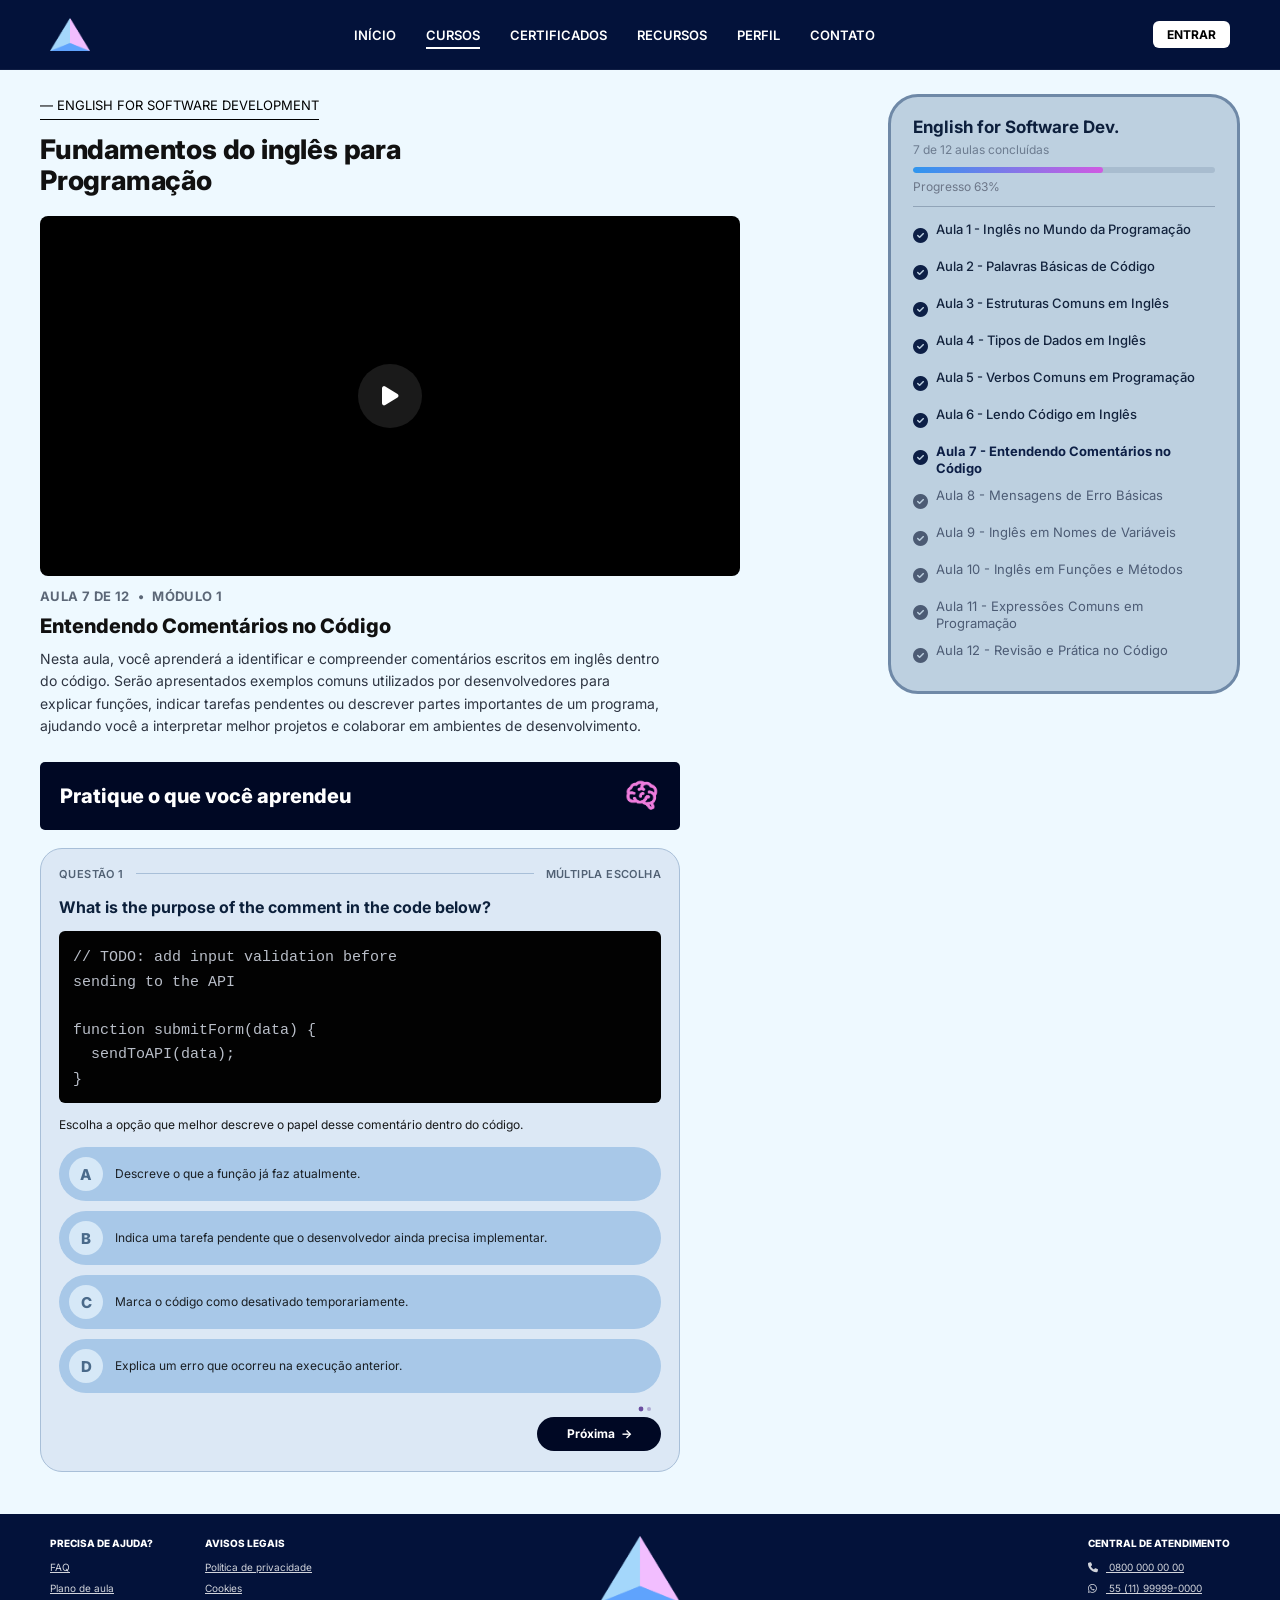
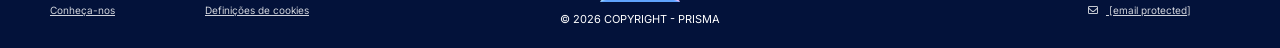
<file: html/aula.html>
<!DOCTYPE html>
<html lang="pt-BR">
<head>
  <meta charset="UTF-8">
  <meta name="viewport" content="width=device-width, initial-scale=1.0">
  <title>Aula | PRISMA</title>
  <link rel="icon" type="image/png" href="../img/prisma/logo-prisma-3.png">
  <link rel="preconnect" href="https://fonts.googleapis.com">
  <link rel="preconnect" href="https://fonts.gstatic.com" crossorigin>
  <link href="https://fonts.googleapis.com/css2?family=Inter:wght@400;500;600;700;800;900&display=swap" rel="stylesheet">
  <link rel="stylesheet" href="../css/aula.css">
  <link rel="stylesheet" href="../css/header.css">
  <link rel="stylesheet" href="../css/footer.css">
  <link rel="stylesheet" href="https://cdnjs.cloudflare.com/ajax/libs/font-awesome/6.5.2/css/all.min.css">
</head>
<body>
 
  <nav class="header" id="header">
    <div class="container header-content">
      <a href="../index.html" aria-label="PRISMA">
        <img src="/img/prisma/logo-prisma-3.png" alt="Logo Prisma" class="logo-img">
      </a>
      <ul class="header-links">
        <li><a href="../index.html">INÍCIO</a></li>
        <li><a href="cursos.html" class="active">CURSOS</a></li>
        <li><a href="certificados.html">CERTIFICADOS</a></li>
        <li><a href="recursos.html">RECURSOS</a></li>
        <li><a href="perfil.html">PERFIL</a></li>
        <li><a href="contato.html">CONTATO</a></li>
      </ul>
      <div class="header-auth">
        <span id="userWelcome" class="user-welcome"></span>
        <button class="btn-entrar" id="authButton" type="button">ENTRAR</button>
      </div>
    </div>
  </nav>
 
  <main class="curso-page curso-page-figma">
    <section class="curso-aula-section">
      <div class="curso-aula-container">
 
        <div class="curso-aula-main">
          <p class="curso-label-figma">— ENGLISH FOR SOFTWARE DEVELOPMENT</p>
 
          <h1 class="curso-aula-titulo">
            Fundamentos do inglês para Programação
          </h1>
 
          <div class="curso-video-box">
            <button class="curso-video-play" type="button" aria-label="Assistir aula">
              <i class="fa-solid fa-play"></i>
            </button>
          </div>
 
          <div class="curso-lesson-meta">
            <span>AULA 7 DE 12</span>
            <span>•</span>
            <span>MÓDULO 1</span>
          </div>
 
          <div class="curso-aula-texto">
            <h3>Entendendo Comentários no Código</h3>
            <p>
              Nesta aula, você aprenderá a identificar e compreender comentários
              escritos em inglês dentro do código. Serão apresentados exemplos
              comuns utilizados por desenvolvedores para explicar funções, indicar
              tarefas pendentes ou descrever partes importantes de um programa,
              ajudando você a interpretar melhor projetos e colaborar em ambientes
              de desenvolvimento.
            </p>
          </div>
 
          <div class="prisma-quiz-banner">
            <h2>Pratique o que você aprendeu</h2>
            <img src="../img/mdi_brain.png" alt="" class="quiz-banner-icon" aria-hidden="true">
          </div>
 
          <div class="prisma-quiz">
            <div class="prisma-question-card">
              <div class="question-top">
                <span class="question-label" id="questionLabel">QUESTÃO 1</span>
                <span class="question-divider"></span>
                <span class="question-type" id="questionType">MÚLTIPLA ESCOLHA</span>
              </div>
 
              <h3 class="question-title" id="questionTitle">
                What is the purpose of the comment in the code below?
              </h3>
 
              <div class="code-box">
                <pre><code id="questionCode"></code></pre>
              </div>
 
              <p class="question-desc" id="questionDesc">
                Escolha a opção que melhor descreve o papel desse comentário dentro do código.
              </p>
 
              <div class="answers" id="answersContainer"></div>
 
              <div class="quiz-footer">
                <div class="quiz-dots" id="quizDots" aria-hidden="true"></div>
                <div class="quiz-actions">
                  <button class="back-btn" id="backBtn" type="button">← Voltar</button>
                  <button class="next-btn" id="nextBtn" type="button">
                    <span id="nextBtnText">Próxima</span>
                    <span class="next-arrow">→</span>
                  </button>
                </div>
              </div>
            </div>
          </div>
        </div>
 
        <aside class="curso-aula-sidebar">
          <div class="curso-sidebar-card curso-sidebar-card-figma">
            <h3>English for Software Dev.</h3>
            <p class="curso-sidebar-subtitle">7 de 12 aulas concluídas</p>
            <div class="curso-progress-bar">
              <div class="curso-progress-fill"></div>
            </div>
            <p class="curso-progress-label">Progresso 63%</p>
            <div class="curso-sidebar-divider"></div>
            <div class="curso-sidebar-list">
              <div class="curso-sidebar-item done">
                <span class="curso-sidebar-icon"><i class="fa-solid fa-circle-check"></i></span>
                <span>Aula 1 - Inglês no Mundo da Programação</span>
              </div>
              <div class="curso-sidebar-item done">
                <span class="curso-sidebar-icon"><i class="fa-solid fa-circle-check"></i></span>
                <span>Aula 2 - Palavras Básicas de Código</span>
              </div>
              <div class="curso-sidebar-item done">
                <span class="curso-sidebar-icon"><i class="fa-solid fa-circle-check"></i></span>
                <span>Aula 3 - Estruturas Comuns em Inglês</span>
              </div>
              <div class="curso-sidebar-item done">
                <span class="curso-sidebar-icon"><i class="fa-solid fa-circle-check"></i></span>
                <span>Aula 4 - Tipos de Dados em Inglês</span>
              </div>
              <div class="curso-sidebar-item done">
                <span class="curso-sidebar-icon"><i class="fa-solid fa-circle-check"></i></span>
                <span>Aula 5 - Verbos Comuns em Programação</span>
              </div>
              <div class="curso-sidebar-item done">
                <span class="curso-sidebar-icon"><i class="fa-solid fa-circle-check"></i></span>
                <span>Aula 6 - Lendo Código em Inglês</span>
              </div>
              <div class="curso-sidebar-item done active-lesson">
                <span class="curso-sidebar-icon"><i class="fa-solid fa-circle-check"></i></span>
                <span>Aula 7 - Entendendo Comentários no Código</span>
              </div>
              <div class="curso-sidebar-item pending">
                <span class="curso-sidebar-icon"><i class="fa-solid fa-circle-check"></i></span>
                <span>Aula 8 - Mensagens de Erro Básicas</span>
              </div>
              <div class="curso-sidebar-item pending">
                <span class="curso-sidebar-icon"><i class="fa-solid fa-circle-check"></i></span>
                <span>Aula 9 - Inglês em Nomes de Variáveis</span>
              </div>
              <div class="curso-sidebar-item pending">
                <span class="curso-sidebar-icon"><i class="fa-solid fa-circle-check"></i></span>
                <span>Aula 10 - Inglês em Funções e Métodos</span>
              </div>
              <div class="curso-sidebar-item pending">
                <span class="curso-sidebar-icon"><i class="fa-solid fa-circle-check"></i></span>
                <span>Aula 11 - Expressões Comuns em Programação</span>
              </div>
              <div class="curso-sidebar-item pending">
                <span class="curso-sidebar-icon"><i class="fa-solid fa-circle-check"></i></span>
                <span>Aula 12 - Revisão e Prática no Código</span>
              </div>
            </div>
          </div>
        </aside>
 
      </div>
    </section>
  </main>
 
  <footer class="prisma-final-footer">
    <div class="footer-shell">
      <div class="footer-left">
        <div class="footer-column">
          <h4>PRECISA DE AJUDA?</h4>
          <a href="#">FAQ</a>
          <a href="#">Plano de aula</a>
          <a href="#">Conheça-nos</a>
        </div>
        <div class="footer-column">
          <h4>AVISOS LEGAIS</h4>
          <a href="#">Política de privacidade</a>
          <a href="#">Cookies</a>
          <a href="#">Definições de cookies</a>
        </div>
      </div>
      <div class="footer-center">
        <img src="../img/prisma/logo-prisma-3.png" alt="Logo Prisma" class="footer-prisma-img">
        <p>© 2026 COPYRIGHT - PRISMA</p>
      </div>
      <div class="footer-right footer-contact">
        <h4>CENTRAL DE ATENDIMENTO</h4>
        <a href="#"><i class="fa-solid fa-phone"></i> 0800 000 00 00</a>
        <a href="#"><i class="fa-brands fa-whatsapp"></i> 55 (11) 99999-0000</a>
        <a href="#"><i class="fa-regular fa-envelope"></i> <span class="__cf_email__" data-cfemail="a5c4d1c0cbc1ccc8c0cbd1cae5d5d7ccd6c8c48bc6cac8">[email&#160;protected]</span></a>
      </div>
    </div>
  </footer>

  <script src="../js/aula.js"></script>
  <script src="../js/vlibras.js"></script>
</body>
</html>
</file>
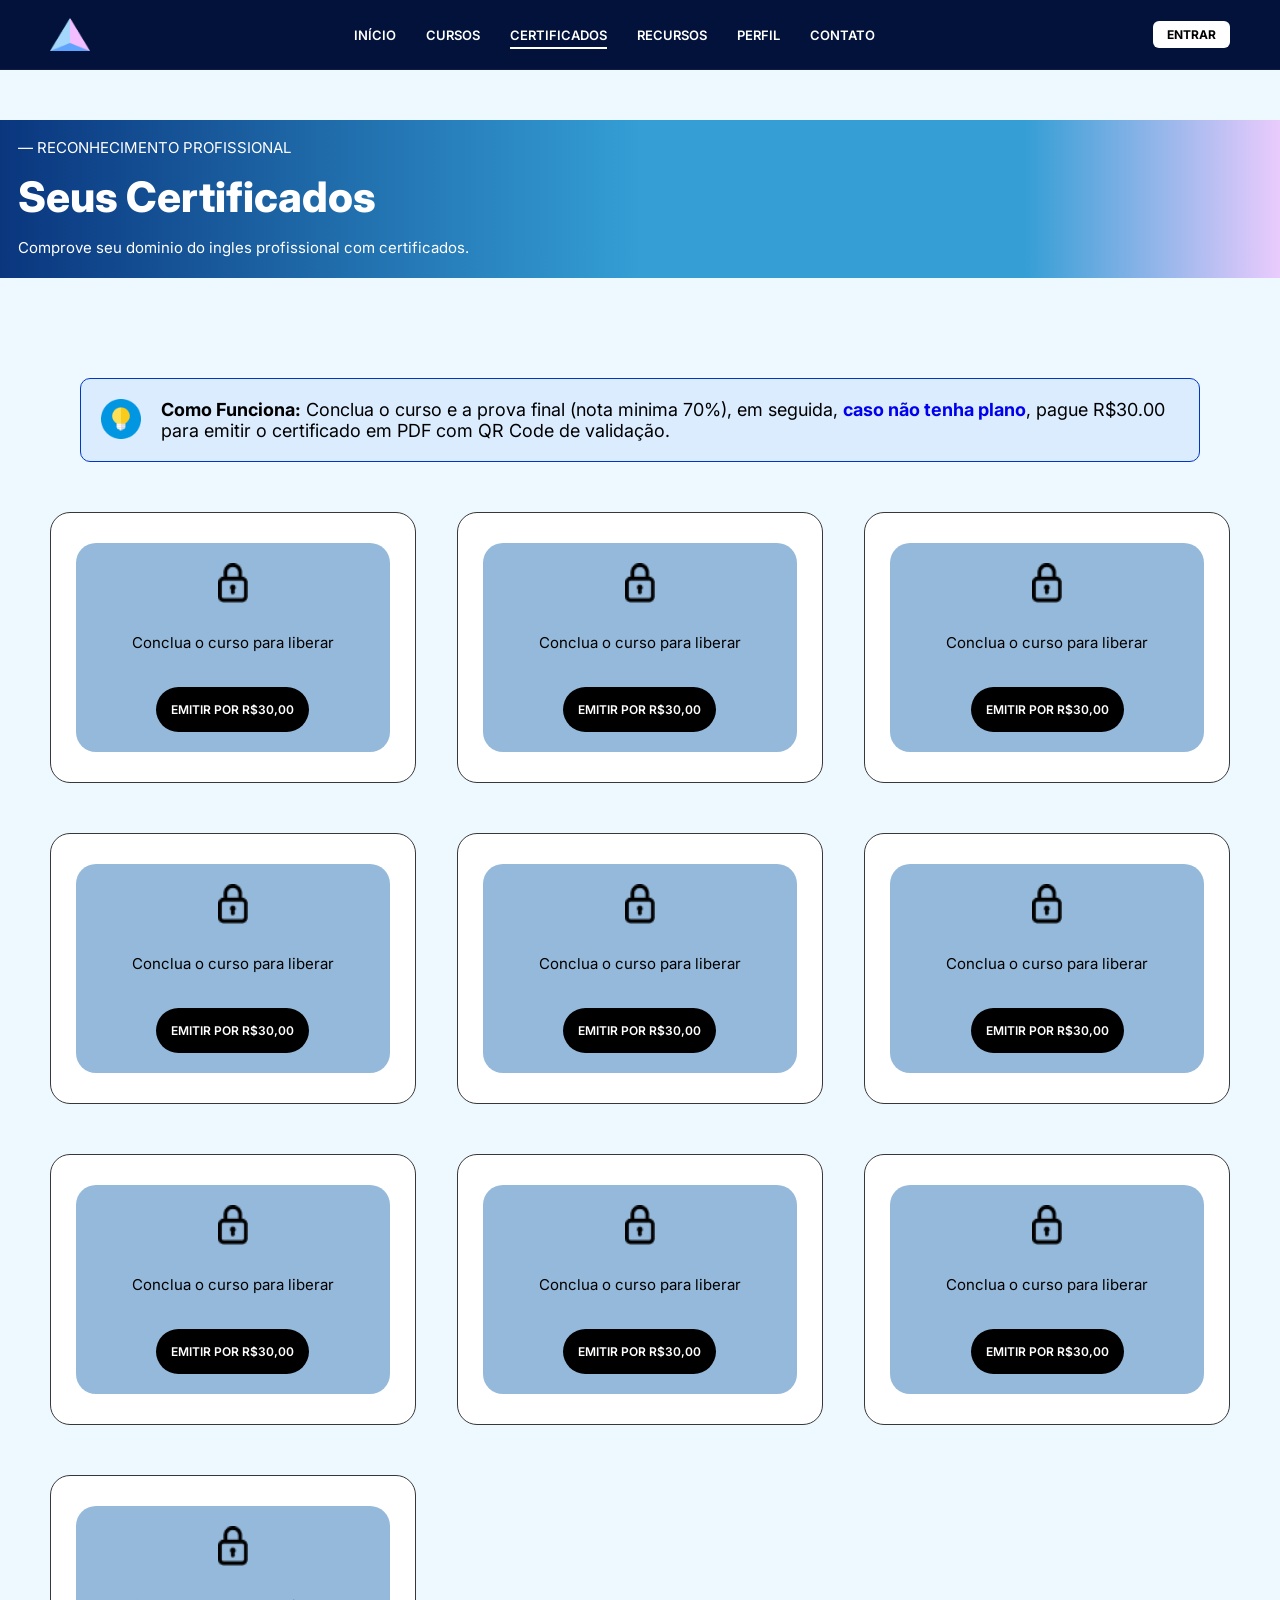
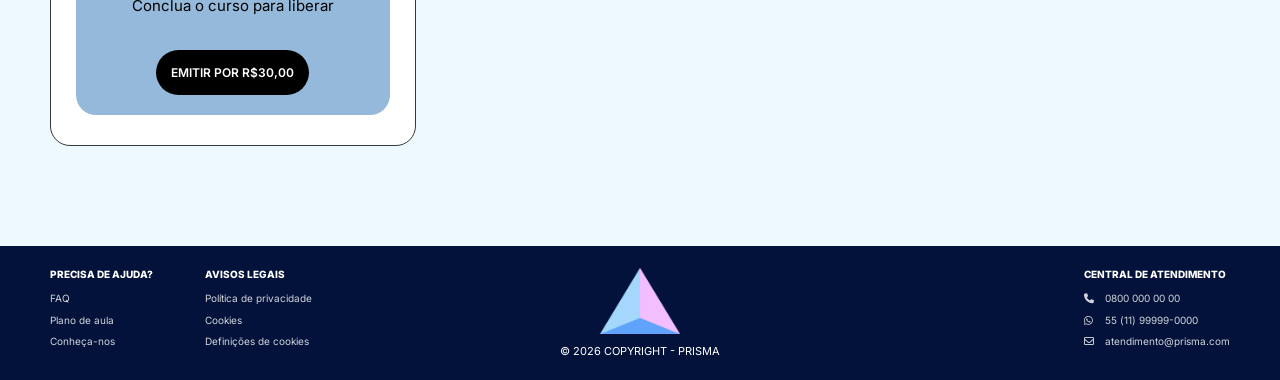
<file: html/certificados.html>
<!DOCTYPE html>
<html lang="pt-br">

<head>
  <meta charset="UTF-8">
  <meta name="viewport" content="width=device-width, initial-scale=1.0">
  <title>Certificados</title>

  <link rel="preconnect" href="https://fonts.googleapis.com">
  <link rel="preconnect" href="https://fonts.gstatic.com/" crossorigin>
  <link href="https://fonts.googleapis.com/css2?family=Inter:wght@400;500;600;700;800;900&display=swap"
    rel="stylesheet">

  <link rel="stylesheet" href="https://cdnjs.cloudflare.com/ajax/libs/font-awesome/6.5.2/css/all.min.css">
  <link rel="stylesheet" href="../css/certificados-style.css">
  <link rel="stylesheet" href="../css/style.css">
  <link rel="stylesheet" href="../css/header.css">
  <link rel="stylesheet" href="../css/footer.css">
  <link rel="shortcut icon" href="../img/prisma/logo-prisma-3.png" type="image/x-icon">
</head>

<body>


  <nav class="header" id="header">
    <div class="container header-content">
      <a href="../index.html" aria-label="PRISMA">
        <img src="../img/prisma/logo-prisma-3.png" alt="Logo Prisma" class="logo-img">
      </a>

      <ul class="header-links" id="headerLinks">
        <li><a href="../index.html" class="nav-link">INÍCIO</a></li>
        <li><a href="cursos.html" class="nav-link">CURSOS</a></li>
        <li><a href="certificados.html" class="active nav-link">CERTIFICADOS</a></li>
        <li><a href="recursos.html" class="nav-link">RECURSOS</a></li>
        <li><a href="perfil.html" class="nav-link">PERFIL</a></li>
        <li><a href="contato.html" class="nav-link">CONTATO</a></li>
      </ul>
      <div class="header-auth">
        <span id="userWelcome" class="user-welcome"></span>
        <button class="btn-entrar" id="authButton" type="button">ENTRAR</button>
      </div>

      <!-- <button class="hamburger-menu" id="hamburgerBtn" aria-label="Menu">
        <span class="line"></span>
        <span class="line"></span>
        <span class="line"></span>
      </button> -->
    </div>
  </nav>

  <div id="cabecalho-certificados">
    <p class="certificados-top-label">— RECONHECIMENTO PROFISSIONAL</p>
    <h1 class="certificados-title">
      Seus Certificados
    </h1>
    <p class="certificados-description">Comprove seu dominio do ingles profissional com certificados.</p>
  </div>


  <div class="comofunciona">
    <div class="icone-texto">
      <img src="../img/certificados-fotos/simbolo-lampada.png" alt="simbolo de lampada">
      <p><strong>Como Funciona:</strong> Conclua o curso e a prova final (nota minima 70%), em seguida, <a href="../index.html#planos"><strong>caso não tenha plano</strong></a>, pague R$30.00
        para emitir o certificado em PDF com QR Code de validação.</p>
    </div>

  </div>

  <section class="certificados">

    <article class="fileira-certificados">

      <div class="seucertificado">

        <div class="conteudo">

          <img src="../img/certificados-fotos/icone-computador.png" alt="icone de computador">

          <h3>TECNOLOGIA</h3>

          <h4>English for Software Development</h4>

          <p>Certificado oficial Prisma. Reconhecido em currículos e no LinkedIn</p>

          <button class="btn-certificado" onclick="abrirModalCertificado()">VISUALIZAR
            CERTIFICADO</button>

        </div>

      </div>

      <div class="seucertificado seucertificadobloqueado">

        <div class="conteudo">

          <img src="../img/certificados-fotos/icone-computador.png" alt="icone de computador">

          <h3>TECNOLOGIA</h3>

          <h4>English for Software Development</h4>

          <p>Certificado oficial Prisma. Reconhecido em currículos e no LinkedIn</p>

          <button class="btn-certificado" onclick="abrirModalCertificado()">VISUALIZAR
            CERTIFICADO</button>

        </div>

      </div>

      <div class="seucertificado seucertificadobloqueado">

        <div class="conteudo">

          <img src="../img/certificados-fotos/icone-computador.png" alt="icone de computador">

          <h3>TECNOLOGIA</h3>

          <h4>English for Software Development</h4>

          <p>Certificado oficial Prisma. Reconhecido em currículos e no LinkedIn</p>

          <button class="btn-certificado" onclick="abrirModalCertificado()">VISUALIZAR
            CERTIFICADO</button>

        </div>

      </div>

    </article>


    <!-- segunda fileira dos certificados -->

    <article class="fileira-certificados">

      <div class="seucertificado seucertificadobloqueado">

        <div class="conteudo">

          <img src="../img/certificados-fotos/icone-computador.png" alt="icone de computador">

          <h3>TECNOLOGIA</h3>

          <h4>English for Software Development</h4>

          <p>Certificado oficial Prisma. Reconhecido em currículos e no LinkedIn</p>

          <button class="btn-certificado" onclick="abrirModalCertificado()">VISUALIZAR
            CERTIFICADO</button>

        </div>

      </div>
      <div class="seucertificado seucertificadobloqueado">

        <div class="conteudo">

          <img src="../img/certificados-fotos/icone-computador.png" alt="icone de computador">

          <h3>TECNOLOGIA</h3>

          <h4>English for Software Development</h4>

          <p>Certificado oficial Prisma. Reconhecido em currículos e no LinkedIn</p>

          <button class="btn-certificado" onclick="abrirModalCertificado()">VISUALIZAR
            CERTIFICADO</button>

        </div>

      </div>

      <div class="seucertificado seucertificadobloqueado">

        <div class="conteudo">

          <img src="../img/certificados-fotos/icone-computador.png" alt="icone de computador">

          <h3>TECNOLOGIA</h3>

          <h4>English for Software Development</h4>

          <p>Certificado oficial Prisma. Reconhecido em currículos e no LinkedIn</p>

          <button class="btn-certificado" onclick="abrirModalCertificado()">VISUALIZAR
            CERTIFICADO</button>

        </div>

      </div>

    </article>


    <!-- terceira fileira de certificados -->


    <article class="fileira-certificados">

      <div class="seucertificado seucertificadobloqueado">

        <div class="conteudo">

          <img src="../img/certificados-fotos/icone-computador.png" alt="icone de computador">

          <h3>TECNOLOGIA</h3>

          <h4>English for Software Development</h4>

          <p>Certificado oficial Prisma. Reconhecido em currículos e no LinkedIn</p>

          <button class="btn-certificado" onclick="abrirModalCertificado()">VISUALIZAR
            CERTIFICADO</button>

        </div>

      </div>
      <div class="seucertificado seucertificadobloqueado">

        <div class="conteudo">

          <img src="../img/certificados-fotos/icone-computador.png" alt="icone de computador">

          <h3>TECNOLOGIA</h3>

          <h4>English for Software Development</h4>

          <p>Certificado oficial Prisma. Reconhecido em currículos e no LinkedIn</p>

          <button class="btn-certificado" onclick="abrirModalCertificado()">VISUALIZAR
            CERTIFICADO</button>

        </div>

      </div>

      <div class="seucertificado seucertificadobloqueado">

        <div class="conteudo">

          <img src="../img/certificados-fotos/icone-computador.png" alt="icone de computador">

          <h3>TECNOLOGIA</h3>

          <h4>English for Software Development</h4>

          <p>Certificado oficial Prisma. Reconhecido em currículos e no LinkedIn</p>

          <button class="btn-certificado" onclick="abrirModalCertificado()">VISUALIZAR
            CERTIFICADO</button>

        </div>

      </div>

    </article>


    <!-- quarta fileira de certificados -->

    <article class="fileira-certificados">

      <div class="seucertificado seucertificadobloqueado">

        <div class="conteudo">

          <img src="../img/certificados-fotos/icone-computador.png" alt="icone de computador">

          <h3>TECNOLOGIA</h3>

          <h4>English for Software Development</h4>

          <p>Certificado oficial Prisma. Reconhecido em currículos e no LinkedIn</p>

          <button class="btn-certificado" onclick="abrirModalCertificado()">VISUALIZAR
            CERTIFICADO</button>

        </div>

      </div>


    </article>

  </section>

  <!-- modal do certificado -->
  <div id="modal-certificado">
    <div class="modal-certificado-box">
      <button onclick="fecharModalCertificado()" class="modal-certificado-close">✕</button>
      <img src="../img/certificados-conclusao/CERTIFICADO_PRISMA.jpg" alt="Certificado Prisma" class="modal-certificado-img">
      <a href="../img/certificados-conclusao/CERTIFICADO_PRISMA.pdf" download="CERTIFICADO PRISMA.pdf" class="modal-certificado-download">⬇ Download</a>
    </div>
  </div>


  <footer class="prisma-final-footer">
    <div class="footer-shell">
      <div class="footer-left">
        <div class="footer-column">
          <h4>PRECISA DE AJUDA?</h4>
          <a href="#">FAQ</a>
          <a href="#">Plano de aula</a>
          <a href="#">Conheça-nos</a>
        </div>

        <div class="footer-column">
          <h4>AVISOS LEGAIS</h4>
          <a href="#">Política de privacidade</a>
          <a href="#">Cookies</a>
          <a href="#">Definições de cookies</a>
        </div>
      </div>
      <div class="footer-center">
        <img src="../img/prisma/logo-prisma-3.png" alt="Logo Prisma" class="footer-prisma-img">
        <p>©️ 2026 COPYRIGHT - PRISMA</p>
      </div>

      <div class="footer-right footer-contact">
        <h4>CENTRAL DE ATENDIMENTO</h4>
        <a href="#"><i class="fa-solid fa-phone"></i> 0800 000 00 00</a>
        <a href="#"><i class="fa-brands fa-whatsapp"></i> 55 (11) 99999-0000</a>
        <a href="#"><i class="fa-regular fa-envelope"></i> atendimento@prisma.com</a>
      </div>
    </div>
  </footer>

  <!-- modal de pagamento para certificado -->
  <div class="payment-modal" id="paymentModalCert">
    <div class="payment-box">
      <button class="payment-close" id="paymentCloseCert" type="button">×</button>

      <span class="payment-plan-tag">CERTIFICADO</span>
      <h2>Emitir Certificado</h2>
      <p class="payment-subtitle">
        Escolha a forma de pagamento para emitir seu certificado oficial.
      </p>

      <div class="payment-methods">
        <button class="method-btn active" type="button" data-method="card">Cartão</button>
        <button class="method-btn" type="button" data-method="pix">Pix</button>
      </div>

      <div class="payment-content active" id="cardPaymentCert">
        <div class="payment-form">
          <input type="text" placeholder="Nome no cartão">
          <input type="text" placeholder="Número do cartão">
          <div class="payment-row">
            <input type="text" placeholder="MM/AA">
            <input type="text" placeholder="CVV">
          </div>
          <input type="text" placeholder="CPF do titular">
        </div>

        <button class="payment-confirm-btn" id="cardConfirmBtnCert" type="button">
          Confirmar pagamento - R$ 30,00
        </button>
      </div>
      <div class="payment-content" id="pixPaymentCert">
        <div class="pix-card">
          <p class="pix-title">Pagamento via Pix</p>
          <div class="pix-qr-box">QR CODE</div>
          <p class="pix-copy">ou copie a chave Pix abaixo</p>
          <div class="pix-code-box">00020126580014BR.GOV.BCB.PIX0114prisma@pix.com</div>
        </div>

        <button class="payment-confirm-btn" id="pixConfirmBtnCert" type="button">
          Já paguei - R$ 30,00
        </button>
      </div>
    </div>
  </div>

  <script src="../js/script.js"></script>
  <script src="../js/certificados-script.js"></script>
  <script src="../js/vlibras.js"></script>

</body>

</html>
</file>
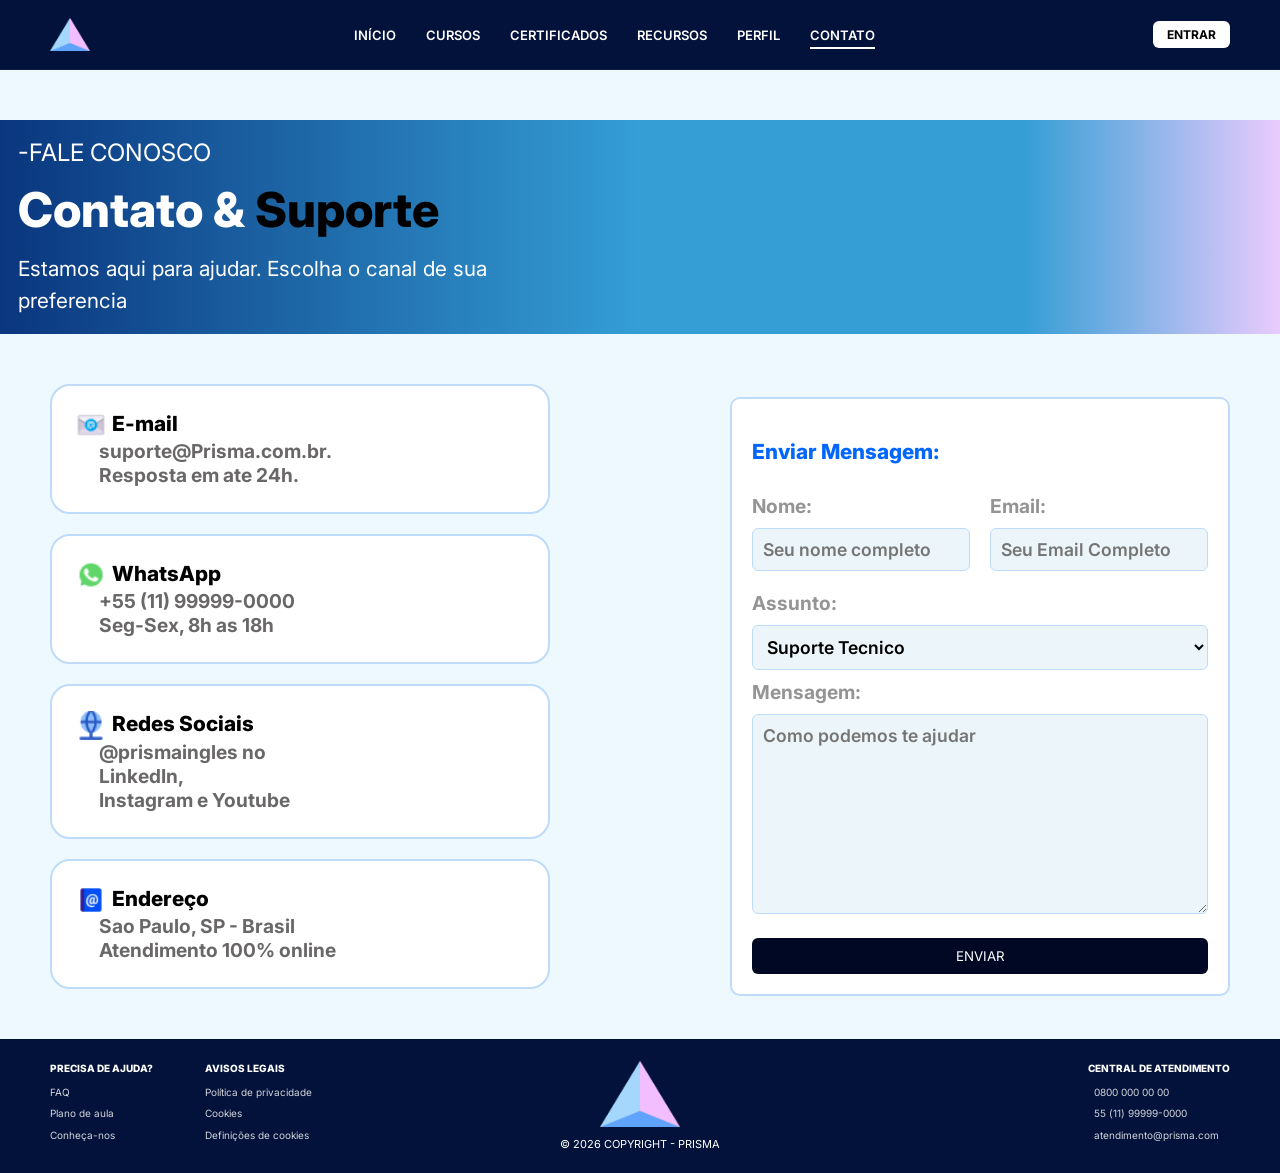
<file: html/contato.html>
<!DOCTYPE html>
<html lang="pt-br">

<head>
  <meta charset="UTF-8">
  <meta name="viewport" content="width=device-width, initial-scale=1.0">
  <title>Contato</title>

  <link rel="preconnect" href="https://fonts.googleapis.com">
  <link rel="preconnect" href="https://fonts.gstatic.com" crossorigin>
  <link href="https://fonts.googleapis.com/css2?family=Inter:wght@400;500;600;700;800;900&display=swap"
    rel="stylesheet">

    <link rel="stylesheet" href="../css/style.css">
    <link rel="stylesheet" href="../css/contato-style.css">
  <link rel="stylesheet" href="../css/header.css">
  <link rel="stylesheet" href="../css/footer.css">
  <link rel="icon" href="../img/prisma/logo-prisma-3.png" >
</head>

<body>

  <nav class="header" id="header">
    <div class="container header-content">
      <a href="../index.html" aria-label="PRISMA">
        <img src="../img/prisma/logo-prisma-3.png" alt="Logo Prisma" class="logo-img">
      </a>

      <ul class="header-links" id="headerLinks">
        <li><a href="../index.html" class="nav-link">INÍCIO</a></li>
        <li><a href="cursos.html" class="nav-link">CURSOS</a></li>
        <li><a href="certificados.html" class="nav-link">CERTIFICADOS</a></li>
        <li><a href="recursos.html" class="nav-link">RECURSOS</a></li>
        <li><a href="perfil.html" class="nav-link">PERFIL</a></li>
        <li><a href="contato.html" class="active nav-link">CONTATO</a></li>
      </ul>

      <div class="header-auth">
        <span id="userWelcome" class="user-welcome"></span>
        <button class="btn-entrar" id="authButton" type="button">ENTRAR</button>
      </div>

      <!-- <button class="hamburger-menu" id="hamburgerBtn" aria-label="Menu">
        <span class="line"></span>
        <span class="line"></span>
        <span class="line"></span>
      </button> -->
    </div>
  </nav>

  <header class="cabecalho-suporte">
    <p class="contato-top-label">-FALE CONOSCO</p>
    <h1 class="contato-title">
      Contato & <span style="color: rgb(0, 0, 0);">Suporte</span>
    </h1>
    <p class="contato-description">Estamos aqui para ajudar. Escolha o canal de sua preferencia</p>
  </header>

  <section class="nossoscontatos">

    <article class="botoesSuporte">

      <div class="botoes">
        <div class="Icone-h3">
          <img src="../img/contato-fotos/icone-email.png" alt="icone-email">
          <h3>E-mail</h3>
        </div>
        <p>suporte@Prisma.com.br.<br>Resposta em ate 24h.</p>
      </div>

      <div class="botoes">
        <div class="Icone-h3">
          <img src="../img/contato-fotos/icone-whatsapp.png" alt="icone-whatsapp">
          <h3>WhatsApp</h3>
        </div>
        <p>+55 (11) 99999-0000<br>Seg-Sex, 8h as 18h</p>

      </div>


      <div class="botoes">
        <div class="Icone-h3">
          <img src="../img/contato-fotos/icone-network.png" alt="icone-rede-sociais">
          <h3>Redes Sociais</h3>
        </div>
        <p>@prismaingles no<br>LinkedIn,<br>Instagram e Youtube</p>

      </div>


      <div class="botoes">
        <div class="Icone-h3">
          <img src="../img/contato-fotos/icone-livro@.png" alt="icone-endereco">
          <h3>Endereço</h3>
        </div>
        <p>Sao Paulo, SP - Brasil<br>Atendimento 100% online </p>

      </div>

    </article>


    <article class="caixaMensagem">

      <div class="caixacontato">

        <form class="formulariocontato">

          <h3>Enviar Mensagem:</h3>

          <div class="nome_email">

            <div>
              <label for="nome">Nome:</label>
              <input type="text" class="inputs" id="nome" placeholder="Seu nome completo">
            </div>

            <div>
              <label for="email">Email:</label>
              <input type="email" class="inputs" id="email" placeholder="Seu Email Completo">
            </div>

          </div>

          <label>Assunto:</label>

          <select name="Assunto tecnico" id="Assunto_tecnico">
            <option value="suporte_tecnico">Suporte Tecnico</option>
            <option value="duvidas_cursos">Duvidas sobre os cursos</option>
            <option value="certificados_cursos">Certificados dos cursos</option>
            <option value="parcerias">Parcerias</option>
            <option value="outros">Outros</option>
          </select>

          <div class="Mensagemcliente">
            <label for="mensagemcaixa">Mensagem:</label>
            <textarea id="mensagemcaixa" maxlength="200" name="message" placeholder="Como podemos te ajudar" rows="5"></textarea>
          </div>

          <button class="btn_btn-enviar">ENVIAR</button>
        </form>


      </div>
      </div>


    </article>

  </section>


  <footer class="prisma-final-footer">
    <div class="footer-shell">
      <div class="footer-left">
        <div class="footer-column">
          <h4>PRECISA DE AJUDA?</h4>
          <a href="#">FAQ</a>
          <a href="#">Plano de aula</a>
          <a href="#">Conheça-nos</a>
        </div>

        <div class="footer-column">
          <h4>AVISOS LEGAIS</h4>
          <a href="#">Política de privacidade</a>
          <a href="#">Cookies</a>
          <a href="#">Definições de cookies</a>
        </div>
      </div>

      <div class="footer-center">
        <img src="../img/prisma/logo-prisma-3.png" alt="Logo Prisma" class="footer-prisma-img">
        <p>© 2026 COPYRIGHT - PRISMA</p>
      </div>

      <div class="footer-right footer-contact">
        <h4>CENTRAL DE ATENDIMENTO</h4>
        <a href="#"><i class="fa-solid fa-phone"></i> 0800 000 00 00</a>
        <a href="#"><i class="fa-brands fa-whatsapp"></i> 55 (11) 99999-0000</a>
        <a href="#"><i class="fa-regular fa-envelope"></i> atendimento@prisma.com</a>
      </div>
    </div>
  </footer>

  <script src="../js/script.js"></script>
  <script src="../js/vlibras.js"></script>
</body>
</html>
</file>
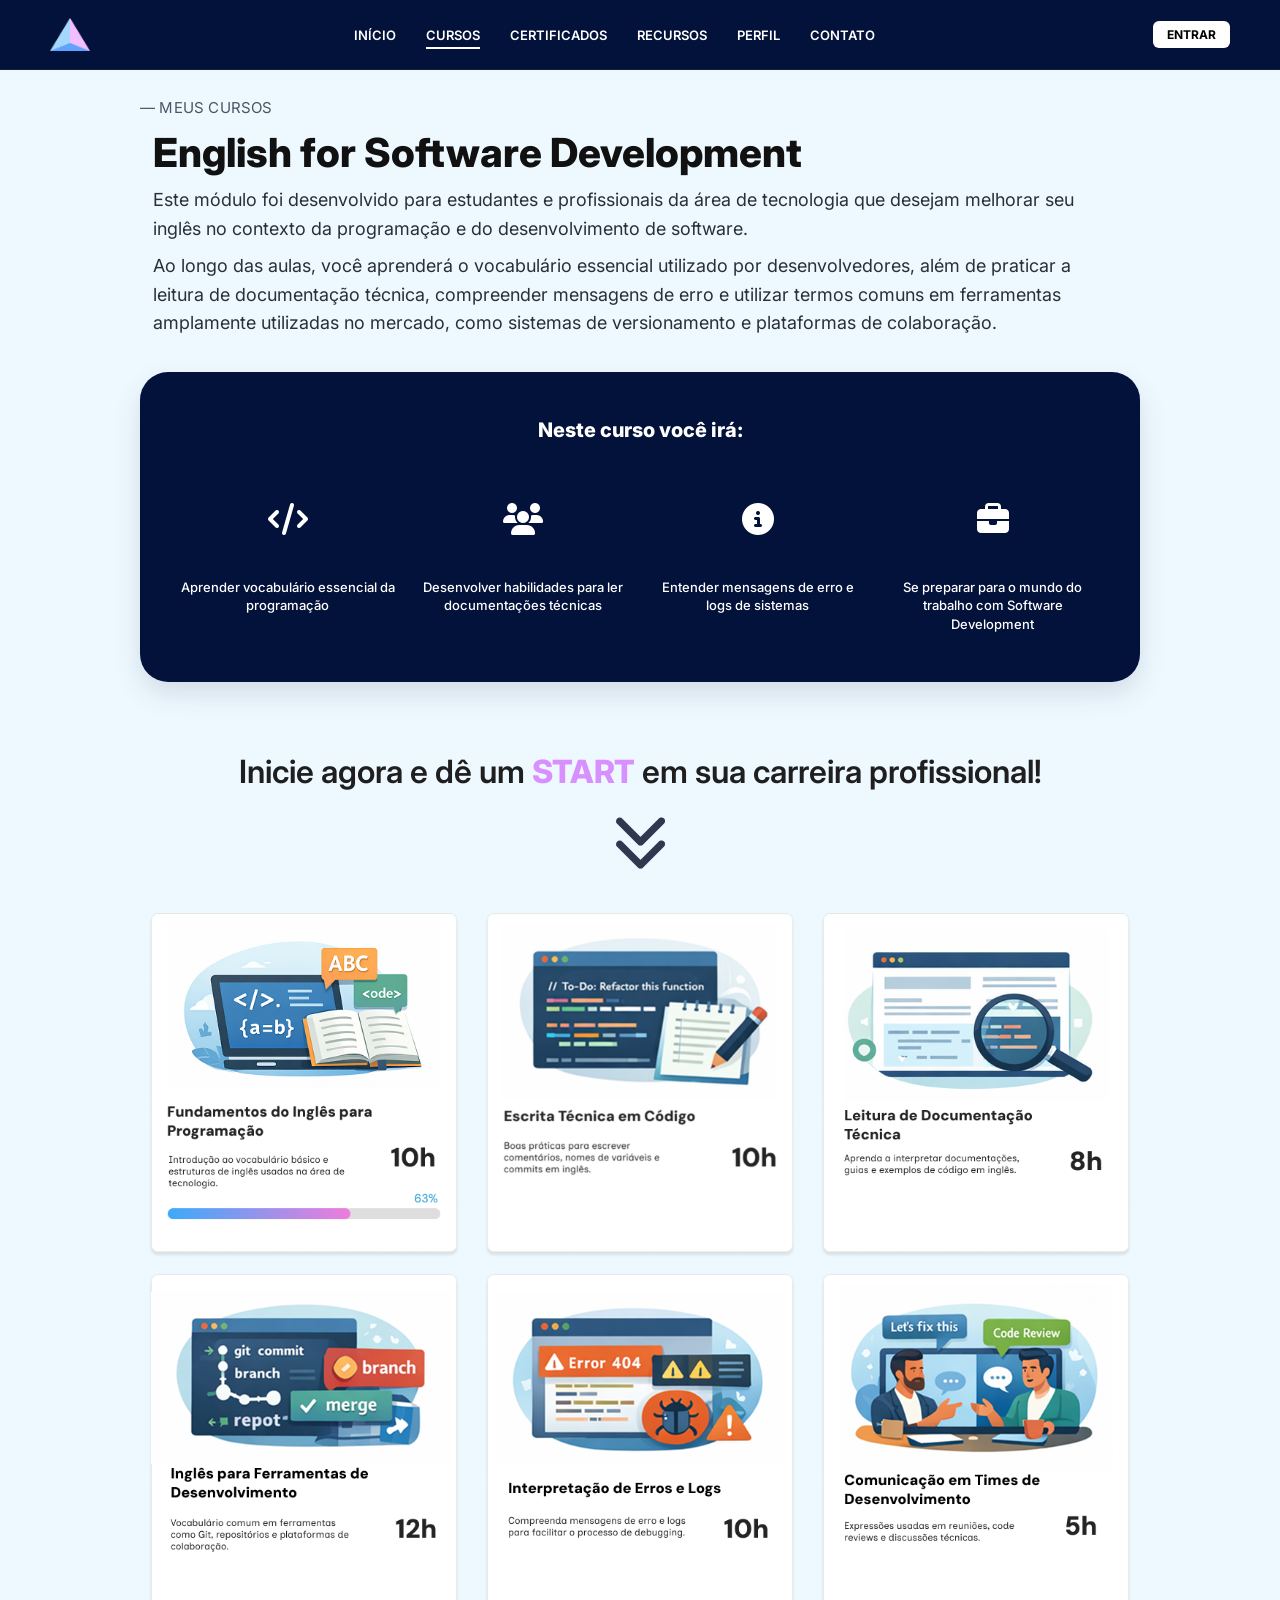
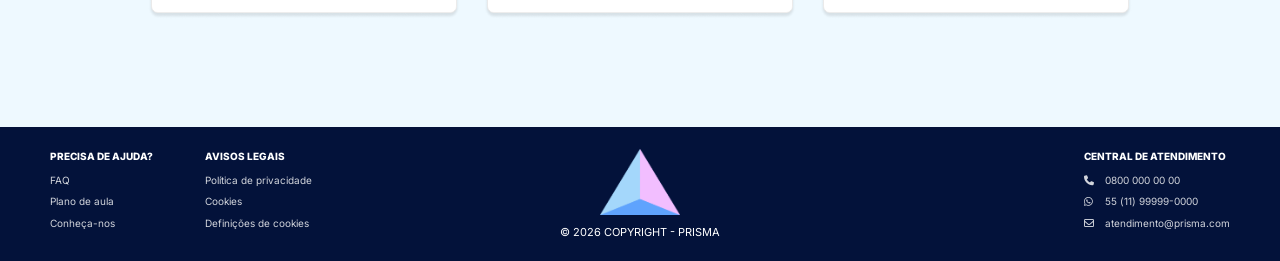
<file: html/curso.html>
<!DOCTYPE html>
<html lang="pt-BR">
<head>
  <meta charset="UTF-8">
  <meta name="viewport" content="width=device-width, initial-scale=1.0">
  <title>Curso | PRISMA</title>
  <link rel="icon" type="image/png" href="../img/prisma/logo-prisma-3.png">

  <link rel="preconnect" href="https://fonts.googleapis.com">
  <link rel="preconnect" href="https://fonts.gstatic.com" crossorigin>
  <link href="https://fonts.googleapis.com/css2?family=Inter:wght@400;500;600;700;800;900&display=swap" rel="stylesheet">
  <link rel="stylesheet" href="../css/style.css">
  <link rel="stylesheet" href="../css/curso.css">
  <link rel="stylesheet" href="../css/header.css">
  <link rel="stylesheet" href="../css/footer.css">
  <link rel="stylesheet" href="https://cdnjs.cloudflare.com/ajax/libs/font-awesome/6.5.2/css/all.min.css">
</head>
<body>

  <nav class="header">
    <div class="container header-content">
      <a href="../index.html">
        <img src="../img/prisma/logo-prisma-3.png" class="logo-img">
      </a>

      <ul class="header-links">
        <li><a href="../index.html">INÍCIO</a></li>
        <li><a href="cursos.html" class="active">CURSOS</a></li>
        <li><a href="certificados.html">CERTIFICADOS</a></li>
        <li><a href="recursos.html">RECURSOS</a></li>
        <li><a href="perfil.html">PERFIL</a></li>
        <li><a href="contato.html">CONTATO</a></li>
      </ul>

      <div class="header-auth">
        <span id="userWelcome" class="user-welcome"></span>
        <button class="btn-entrar" id="authButton">ENTRAR</button>
      </div>
    </div>
  </nav>

  <main class="curso-page curso-page-figma">

    <!-- TOPO DO CURSO -->
    <section class="curso-topo-figma">
      <div class="curso-topo-container">
        <p class="curso-label-figma">— MEUS CURSOS</p>

        <h1 id="cursoTitulo" class="curso-titulo-figma">
          English for Software Development
        </h1>

        <p class="curso-texto-figma" id="cursoDescricao1"></p>
        <p class="curso-texto-figma" id="cursoDescricao2"></p>

        <div class="curso-benefits-box figma-benefits-box">
          <h3>Neste curso você irá:</h3>
          <div class="curso-benefits-grid figma-benefits-grid" id="cursoBeneficios"></div>
        </div>

        <p class="curso-start-figma">
          Inicie agora e dê um <span>START</span> em sua carreira profissional!
        </p>

        <div class="curso-seta-figma"><img src="../img/tl-cursos/arrow.png" alt=""></div>
      </div>
    </section>

    <!-- MÓDULOS -->
    <section class="curso-modulos-section figma-modulos-section">
      <div class="courses-container">
        <div class="curso-modulos-grid figma-modulos-grid" id="cursoModulos"></div>
      </div>
    </section>

  </main>

  <footer class="prisma-final-footer">
    <div class="footer-shell">

      <div class="footer-left">
        <div class="footer-column">
          <h4>PRECISA DE AJUDA?</h4>
          <a href="#">FAQ</a>
          <a href="#">Plano de aula</a>
          <a href="#">Conheça-nos</a>
        </div>

        <div class="footer-column">
          <h4>AVISOS LEGAIS</h4>
          <a href="#">Política de privacidade</a>
          <a href="#">Cookies</a>
          <a href="#">Definições de cookies</a>
        </div>
      </div>

      <div class="footer-center">
        <img src="../img/prisma/logo-prisma-3.png" class="footer-prisma-img">
        <p>© 2026 COPYRIGHT - PRISMA</p>
      </div>

      <div class="footer-right footer-contact">
        <h4>CENTRAL DE ATENDIMENTO</h4>
        <a href="#"><i class="fa-solid fa-phone"></i> 0800 000 00 00</a>
        <a href="#"><i class="fa-brands fa-whatsapp"></i> 55 (11) 99999-0000</a>
        <a href="#"><i class="fa-regular fa-envelope"></i> atendimento@prisma.com</a>
      </div>

    </div>
  </footer>

  <script src="../js/curso.js"></script>
  <script src="../js/script.js"></script>
  <script src="../js/vlibras.js"></script>
</body>
</html>
</file>
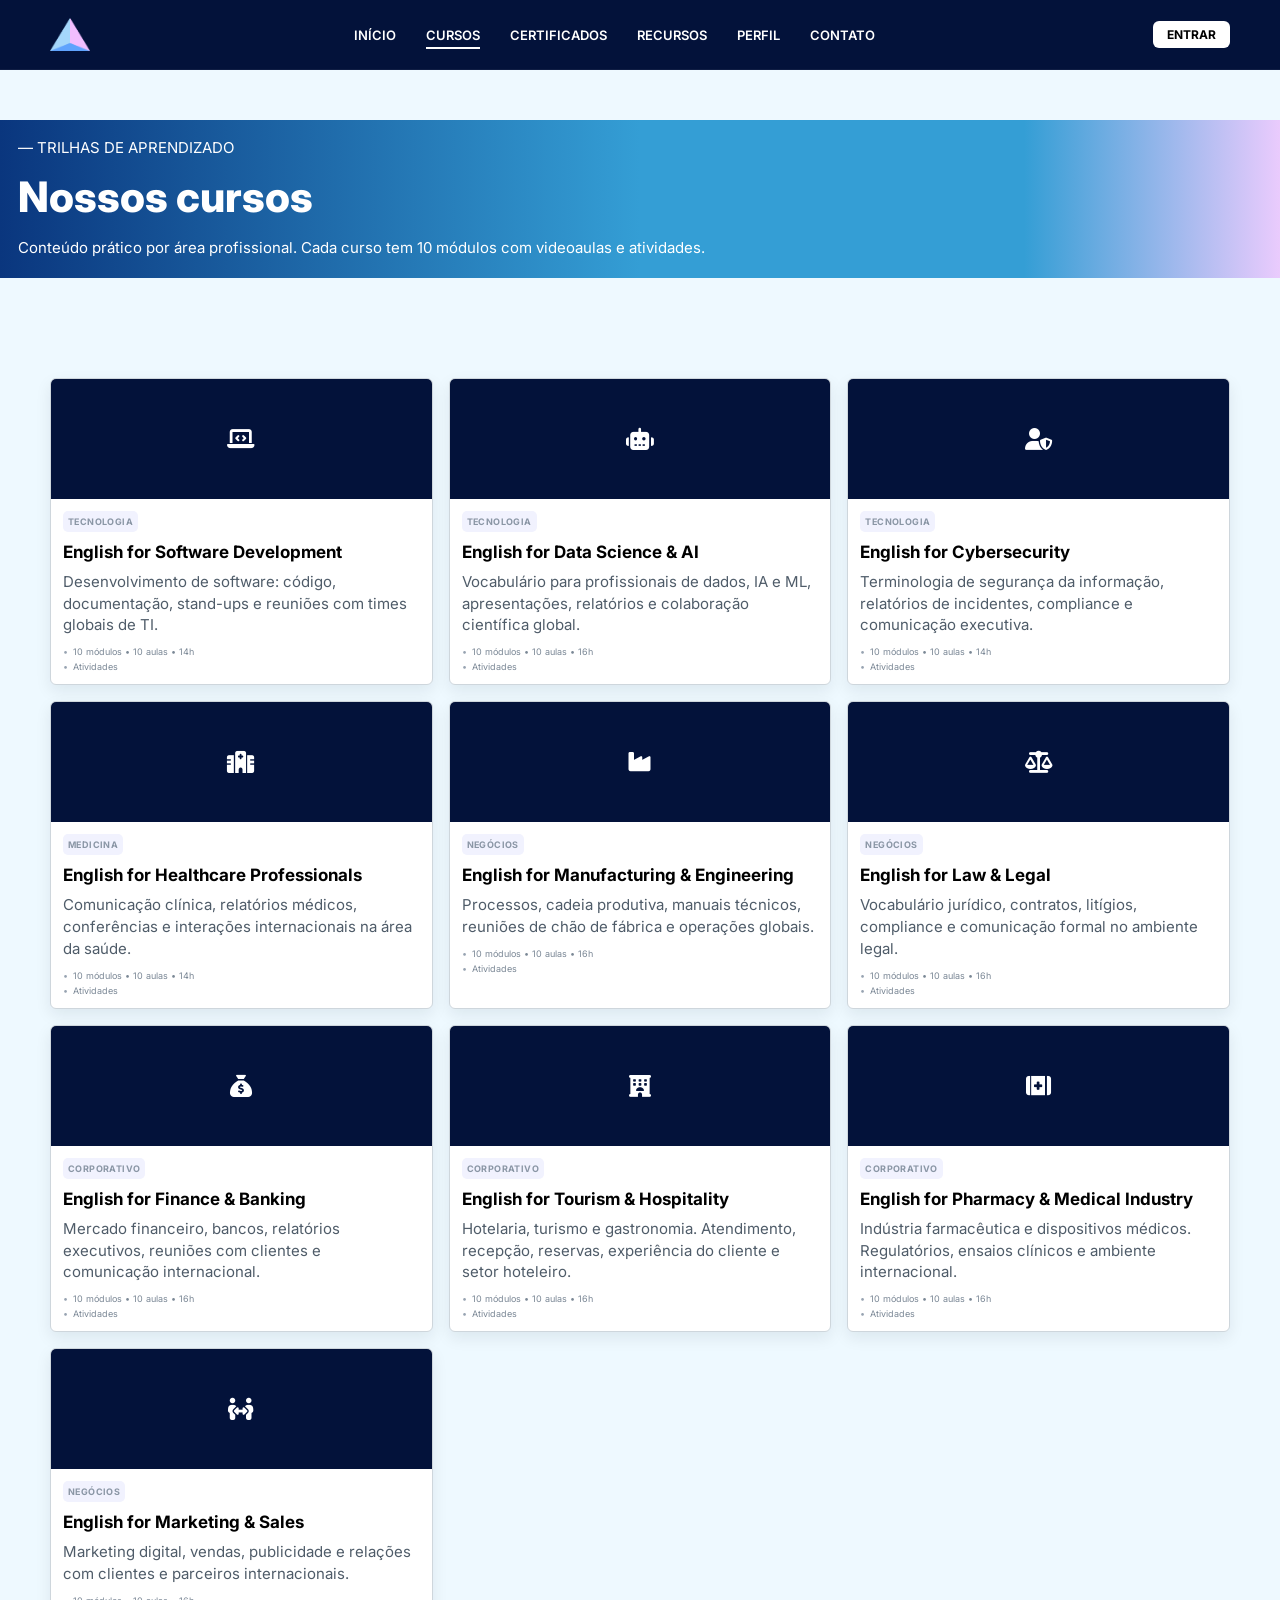
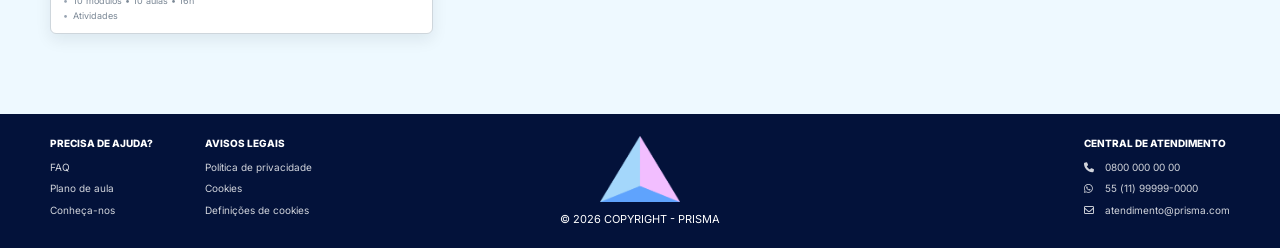
<file: html/cursos.html>
<!DOCTYPE html>
<html lang="pt-BR">

<head>
  <meta charset="UTF-8">
  <meta name="viewport" content="width=device-width, initial-scale=1.0">
  <title>Cursos | PRISMA</title>
  <link rel="icon" type="image/png" href="../img/prisma/logo-prisma-3.png">

  <link rel="preconnect" href="https://fonts.googleapis.com">
  <link rel="preconnect" href="https://fonts.gstatic.com" crossorigin>
  <link href="https://fonts.googleapis.com/css2?family=Inter:wght@400;500;600;700;800;900&display=swap"
    rel="stylesheet">
  <link rel="stylesheet" href="../css/style.css">
  <link rel="stylesheet" href="../css/cursos.css">
  <link rel="stylesheet" href="../css/header.css">
  <link rel="stylesheet" href="../css/footer.css">
  <link rel="stylesheet" href="https://cdnjs.cloudflare.com/ajax/libs/font-awesome/6.5.2/css/all.min.css">
</head>

<body>

  <nav class="header" id="header">
    <div class="container header-content">
      <a href="../index.html" aria-label="PRISMA">
        <img src="../img/prisma/logo-prisma-3.png" alt="Logo Prisma" class="logo-img">
      </a>

      <ul class="header-links" id="headerLinks">
        <li><a href="../index.html" class="nav-link">INÍCIO</a></li>
        <li><a href="cursos.html" class="active nav-link">CURSOS</a></li>
        <li><a href="certificados.html" class="nav-link">CERTIFICADOS</a></li>
        <li><a href="recursos.html" class="nav-link">RECURSOS</a></li>
        <li><a href="perfil.html" class="nav-link">PERFIL</a></li>
        <li><a href="contato.html" class="nav-link">CONTATO</a></li>
      </ul>

      <div class="header-auth">
        <span id="userWelcome" class="user-welcome"></span>
        <button class="btn-entrar" id="authButton" type="button">ENTRAR</button>
      </div>

      <!-- <button class="hamburger-menu" id="hamburgerBtn" aria-label="Menu">
        <span class="line"></span>
        <span class="line"></span>
        <span class="line"></span>
      </button> -->
    </div>
  </nav>

  <main class="courses-page prisma-courses-page">
    <div class="courses-container">

      <section class="courses-hero-box">
        <p class="courses-top-label">— TRILHAS DE APRENDIZADO</p>

        <h1 class="courses-main-title">
          <span id="nomeUsuario">Aluno</span>, seu foco ideal é
          <span id="cursoIdealTexto">English for Software Development</span>
        </h1>

        <p class="courses-main-description" id="descricaoCursoIdeal">
          Com base no seu quiz, recomendamos uma trilha inicial e progressiva para
          construir sua base no inglês com mais segurança. Abaixo, veja também os
          outros cursos da plataforma.
        </p>
      </section>

      <section class="prisma-courses-grid">

        <article class="prisma-course-card" data-course="English for Software Development">
          <div class="prisma-course-top">
            <i class="fa-solid fa-laptop-code"></i>
          </div>
          <div class="prisma-course-bottom">
            <span class="prisma-course-tag">Tecnologia</span>
            <h3>English for Software Development</h3>
            <p>Desenvolvimento de software: código, documentação, stand-ups e reuniões com times globais de TI.</p>
            <ul>
              <li>10 módulos • 10 aulas • 14h</li>
              <li>Atividades</li>
            </ul>
          </div>
        </article>

        <article class="prisma-course-card" data-course="English for Data Science &amp; AI">
          <div class="prisma-course-top">
            <i class="fa-solid fa-robot"></i>
          </div>
          <div class="prisma-course-bottom">
            <span class="prisma-course-tag">Tecnologia</span>
            <h3>English for Data Science &amp; AI</h3>
            <p>Vocabulário para profissionais de dados, IA e ML, apresentações, relatórios e colaboração científica
              global.</p>
            <ul>
              <li>10 módulos • 10 aulas • 16h</li>
              <li>Atividades</li>
            </ul>
          </div>
        </article>

        <article class="prisma-course-card" data-course="English for Cybersecurity">
          <div class="prisma-course-top">
            <i class="fa-solid fa-user-shield"></i>
          </div>
          <div class="prisma-course-bottom">
            <span class="prisma-course-tag">Tecnologia</span>
            <h3>English for Cybersecurity</h3>
            <p>Terminologia de segurança da informação, relatórios de incidentes, compliance e comunicação executiva.
            </p>
            <ul>
              <li>10 módulos • 10 aulas • 14h</li>
              <li>Atividades</li>
            </ul>
          </div>
        </article>

        <article class="prisma-course-card" data-course="English for Healthcare Professionals">
          <div class="prisma-course-top">
            <i class="fa-solid fa-hospital"></i>
          </div>
          <div class="prisma-course-bottom">
            <span class="prisma-course-tag">Medicina</span>
            <h3>English for Healthcare Professionals</h3>
            <p>Comunicação clínica, relatórios médicos, conferências e interações internacionais na área da saúde.</p>
            <ul>
              <li>10 módulos • 10 aulas • 14h</li>
              <li>Atividades</li>
            </ul>
          </div>
        </article>

        <article class="prisma-course-card" data-course="English for Manufacturing &amp; Engineering">
          <div class="prisma-course-top">
            <i class="fa-solid fa-industry"></i>
          </div>
          <div class="prisma-course-bottom">
            <span class="prisma-course-tag">Negócios</span>
            <h3>English for Manufacturing &amp; Engineering</h3>
            <p>Processos, cadeia produtiva, manuais técnicos, reuniões de chão de fábrica e operações globais.</p>
            <ul>
              <li>10 módulos • 10 aulas • 16h</li>
              <li>Atividades</li>
            </ul>
          </div>
        </article>

        <article class="prisma-course-card" data-course="English for Law &amp; Legal">
          <div class="prisma-course-top">
            <i class="fa-solid fa-scale-balanced"></i>
          </div>
          <div class="prisma-course-bottom">
            <span class="prisma-course-tag">Negócios</span>
            <h3>English for Law &amp; Legal</h3>
            <p>Vocabulário jurídico, contratos, litígios, compliance e comunicação formal no ambiente legal.</p>
            <ul>
              <li>10 módulos • 10 aulas • 16h</li>
              <li>Atividades</li>
            </ul>
          </div>
        </article>

        <article class="prisma-course-card" data-course="English for Finance &amp; Banking">
          <div class="prisma-course-top">
            <i class="fa-solid fa-sack-dollar"></i>
          </div>
          <div class="prisma-course-bottom">
            <span class="prisma-course-tag">Corporativo</span>
            <h3>English for Finance &amp; Banking</h3>
            <p>Mercado financeiro, bancos, relatórios executivos, reuniões com clientes e comunicação internacional.</p>
            <ul>
              <li>10 módulos • 10 aulas • 16h</li>
              <li>Atividades</li>
            </ul>
          </div>
        </article>

        <article class="prisma-course-card" data-course="English for Tourism &amp; Hospitality">
          <div class="prisma-course-top">
            <i class="fa-solid fa-hotel"></i>
          </div>
          <div class="prisma-course-bottom">
            <span class="prisma-course-tag">Corporativo</span>
            <h3>English for Tourism &amp; Hospitality</h3>
            <p>Hotelaria, turismo e gastronomia. Atendimento, recepção, reservas, experiência do cliente e setor
              hoteleiro.</p>
            <ul>
              <li>10 módulos • 10 aulas • 16h</li>
              <li>Atividades</li>
            </ul>
          </div>
        </article>

        <article class="prisma-course-card" data-course="English for Pharmacy &amp; Medical Industry">
          <div class="prisma-course-top">
            <i class="fa-solid fa-kit-medical"></i>
          </div>
          <div class="prisma-course-bottom">
            <span class="prisma-course-tag">Corporativo</span>
            <h3>English for Pharmacy &amp; Medical Industry</h3>
            <p>Indústria farmacêutica e dispositivos médicos. Regulatórios, ensaios clínicos e ambiente internacional.
            </p>
            <ul>
              <li>10 módulos • 10 aulas • 16h</li>
              <li>Atividades</li>
            </ul>
          </div>
        </article>

        <article class="prisma-course-card" data-course="English for Marketing &amp; Sales">
          <div class="prisma-course-top">
            <i class="fa-solid fa-people-arrows-left-right"></i>
          </div>
          <div class="prisma-course-bottom">
            <span class="prisma-course-tag">Negócios</span>
            <h3>English for Marketing &amp; Sales</h3>
            <p>Marketing digital, vendas, publicidade e relações com clientes e parceiros internacionais.</p>
            <ul>
              <li>10 módulos • 10 aulas • 16h</li>
              <li>Atividades</li>
            </ul>
          </div>
        </article>

      </section>
    </div>
  </main>

  <footer class="prisma-final-footer">
    <div class="footer-shell">
      <div class="footer-left">
        <div class="footer-column">
          <h4>PRECISA DE AJUDA?</h4>
          <a href="#">FAQ</a>
          <a href="#">Plano de aula</a>
          <a href="#">Conheça-nos</a>
        </div>

        <div class="footer-column">
          <h4>AVISOS LEGAIS</h4>
          <a href="#">Política de privacidade</a>
          <a href="#">Cookies</a>
          <a href="#">Definições de cookies</a>
        </div>
      </div>

      <div class="footer-center">
        <img src="../img/prisma/logo-prisma-3.png" alt="Logo Prisma" class="footer-prisma-img">
        <p>© 2026 COPYRIGHT - PRISMA</p>
      </div>

      <div class="footer-right footer-contact">
        <h4>CENTRAL DE ATENDIMENTO</h4>
        <a href="#"><i class="fa-solid fa-phone"></i> 0800 000 00 00</a>
        <a href="#"><i class="fa-brands fa-whatsapp"></i> 55 (11) 99999-0000</a>
        <a href="#"><i class="fa-regular fa-envelope"></i> atendimento@prisma.com</a>
      </div>
    </div>
  </footer>

  <script src="../js/script.js"></script>
  <script src="../js/cursos.js"></script>
  <script src="../js/vlibras.js"></script>
</body>

</html>
</file>
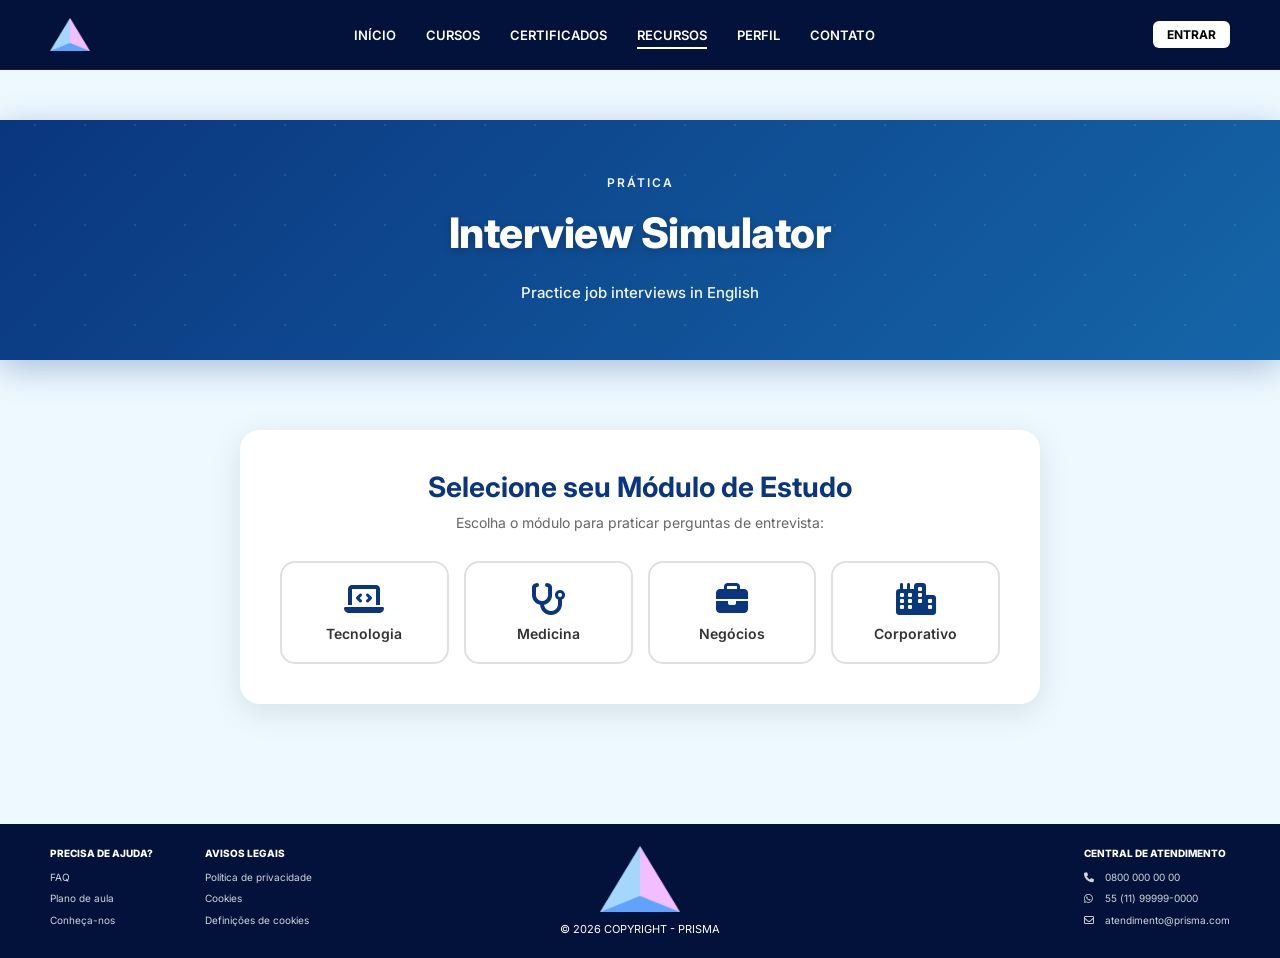
<file: html/entrevista.html>
<!DOCTYPE html>
<html lang="pt-BR">

<head>
  <meta charset="UTF-8">
  <meta name="viewport" content="width=device-width, initial-scale=1.0">
  <title>Simulador de Entrevista | PRISMA</title>
  <link rel="icon" href="../img/prisma/logo-prisma-3.png">
  <link rel="preconnect" href="https://fonts.googleapis.com">
  <link rel="preconnect" href="https://fonts.gstatic.com" crossorigin>
  <link href="https://fonts.googleapis.com/css2?family=Inter:wght@400;500;600;700;800;900&display=swap" rel="stylesheet">

  <link rel="stylesheet" href="../css/style.css">
  <link rel="stylesheet" href="../css/entrevista.css">
  <link rel="stylesheet" href="../css/header.css">
  <link rel="stylesheet" href="../css/footer.css">
  <link rel="stylesheet" href="https://cdnjs.cloudflare.com/ajax/libs/font-awesome/6.5.2/css/all.min.css">
</head>

<body>
  <nav class="header" id="header">
    <div class="container header-content"> <a href="../index.html" aria-label="PRISMA"> <img
          src="../img/prisma/logo-prisma-3.png" alt="Logo Prisma" class="logo-img"> </a>
      <ul class="header-links">
        <li><a href="../index.html">INÍCIO</a></li>
        <li><a href="cursos.html">CURSOS</a></li>
        <li><a href="certificados.html">CERTIFICADOS</a></li>
        <li><a href="recursos.html" class="active">RECURSOS</a></li>
        <li><a href="perfil.html">PERFIL</a></li>
        <li><a href="contato.html">CONTATO</a></li>
      </ul>
      <div class="header-auth"> <span id="userWelcome" class="user-welcome"></span> <button class="btn-entrar"
          id="authButton" type="button">ENTRAR</button> </div>
    </div>
  </nav>
  <header class="hero">
    <p class="label">PRÁTICA</p>
    <h1>Interview Simulator</h1>
    <p class="description">Practice job interviews in English</p>
  </header>
  <main class="container content">
    <div class="interview-container"> <!-- Module Selection Screen -->
      <div id="moduleSelection" class="module-selection">
        <h2>Selecione seu Módulo de Estudo</h2>
        <p>Escolha o módulo para praticar perguntas de entrevista:</p>
        <div class="modules-grid"> <button class="module-btn" data-module="technology"> <i
              class="fas fa-laptop-code"></i> <span>Tecnologia</span> </button> <button class="module-btn"
            data-module="medicine"> <i class="fas fa-stethoscope"></i> <span>Medicina</span> </button> <button
            class="module-btn" data-module="business"> <i class="fas fa-briefcase"></i> <span>Negócios</span> </button>
          <button class="module-btn" data-module="corporate"> <i class="fas fa-city"></i> <span>Corporativo</span>
          </button> </div>
      </div> <!-- Chat Interface -->
      <div id="chatInterface" class="chat-interface" style="display: none; flex-direction: column;">
        <div class="chat-header">
          <h3>Prática de Entrevista - <span id="selectedModule"></span></h3> <button id="restartBtn" class="btn-restart"
            title="Trocar módulo"> <i class="fas fa-arrow-left"></i> Trocar Módulo </button>
        </div>
        <div id="chatMessages" class="chat-messages"></div>
        <div class="chat-input-area">
          <div class="input-wrapper"> <input type="text" id="userInput" placeholder="Digite sua resposta aqui..."
              autocomplete="off"> <button id="sendBtn" class="send-btn"> <i class="fas fa-paper-plane"></i> </button>
          </div>
          <div class="btn-group"> <button id="nextQuestionBtn" class="btn-next-question" style="display: none;"> Próxima
              Pergunta </button> <button id="endBtn" class="btn-end" style="display: none;"> Finalizar Entrevista
            </button> </div>
        </div>
      </div> <!-- Results Screen -->
      <div id="resultsScreen" class="results-screen" style="display: none;">
        <div class="results-content">
          <h2>Entrevista Completa!</h2>
          <div class="results-stats">
            <div class="stat"> <i class="fas fa-check-circle"></i>
              <p>Perguntas Respondidas: <span id="questionsAnswered">0</span></p>
            </div>
            <div class="stat"> <i class="fas fa-star"></i>
              <p>Desempenho: <span id="performance">Bom</span></p>
            </div>
            <div class="stat"> <i class="fas fa-clock"></i>
              <p>Média: <span id="duration">0/100</span></p>
            </div>
          </div>
          <div class="feedback-area">
            <h3>Feedback:</h3>
            <pre id="feedbackText"></pre>
          </div> <button id="restartNewBtn" class="btn-restart-new"> Iniciar Nova Entrevista </button>
        </div>
      </div>
    </div>
  </main>
  <footer class="prisma-final-footer">
    <div class="footer-shell">
      <div class="footer-left">
        <div class="footer-column">
          <h4>PRECISA DE AJUDA?</h4> <a href="#">FAQ</a> <a href="#">Plano de aula</a> <a href="#">Conheça-nos</a>
        </div>
        <div class="footer-column">
          <h4>AVISOS LEGAIS</h4> <a href="#">Política de privacidade</a> <a href="#">Cookies</a> <a href="#">Definições
            de cookies</a>
        </div>
      </div>
      <div class="footer-center"> <img src="../img/prisma/logo-prisma-3.png" alt="Logo Prisma" class="footer-prisma-img">
        <p>© 2026 COPYRIGHT - PRISMA</p>
      </div>
      <div class="footer-right footer-contact">
        <h4>CENTRAL DE ATENDIMENTO</h4> <a href="#"><i class="fa-solid fa-phone"></i> 0800 000 00 00</a> <a href="#"><i
            class="fa-brands fa-whatsapp"></i> 55 (11) 99999-0000</a> <a href="#"><i class="fa-regular fa-envelope"></i>
          atendimento@prisma.com</a>
      </div>
    </div>
  </footer>
  <script src="../js/script.js"></script>
  <script src="../js/entrevista.js"></script>
  <script src="../js/vlibras.js"></script>
</body>

</html>
</file>
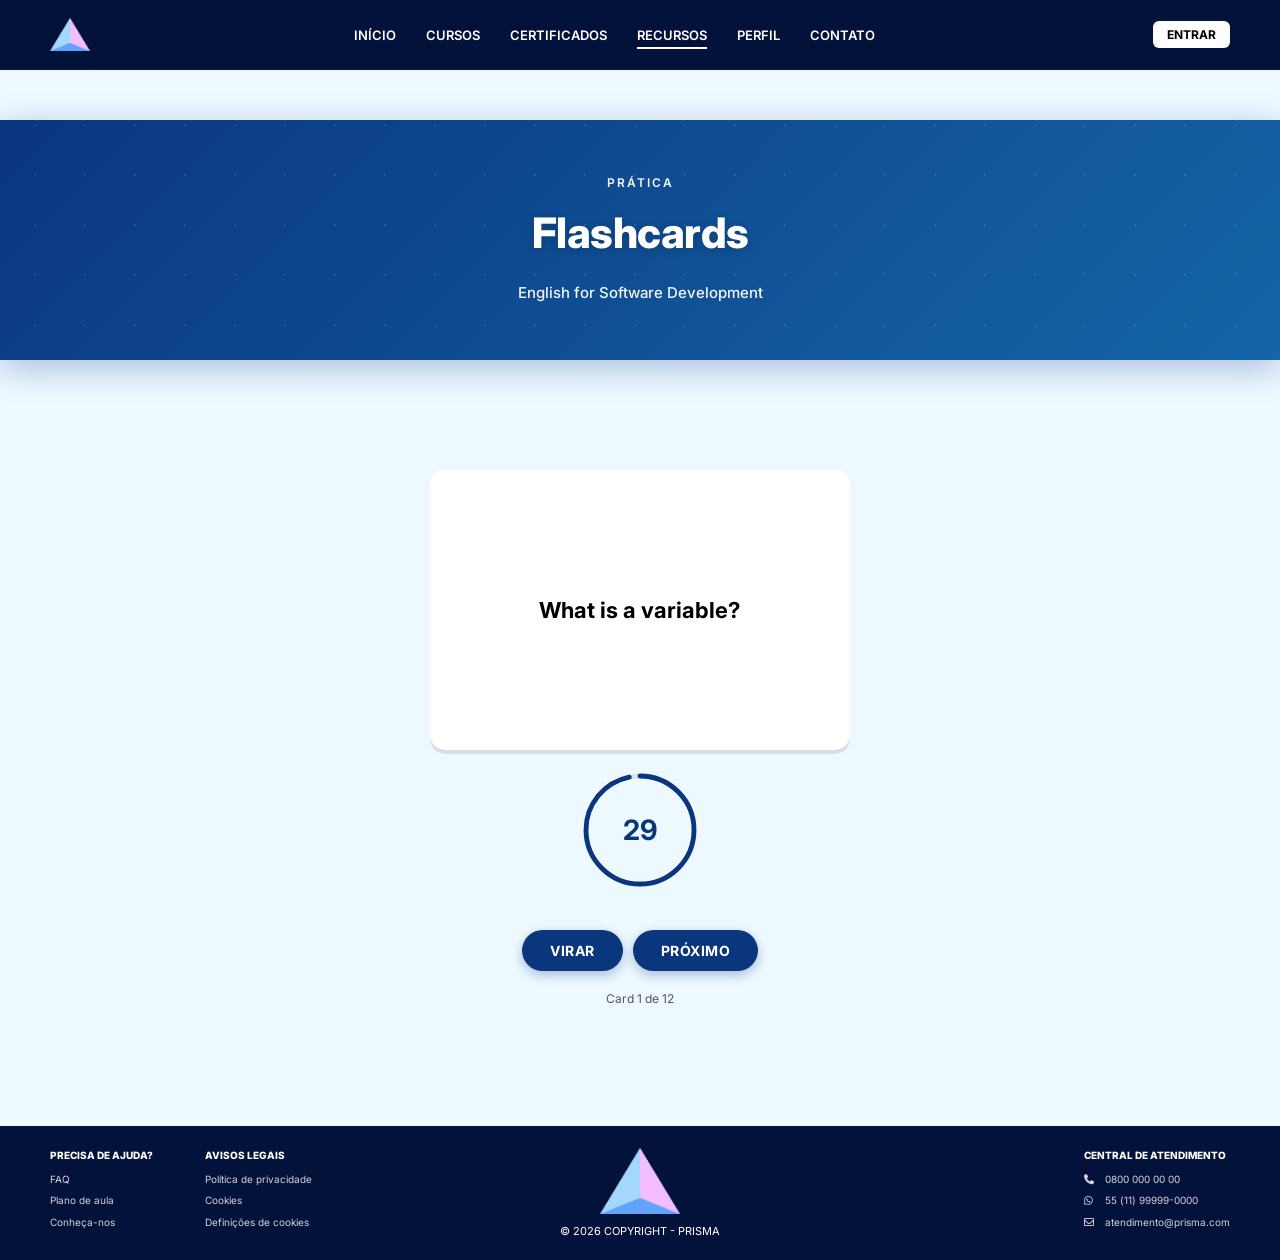
<file: html/flashcards.html>
<!DOCTYPE html>
<html lang="pt-BR">
<head>
  <meta charset="UTF-8">
  <meta name="viewport" content="width=device-width, initial-scale=1.0">
  <title>Flashcards | PRISMA</title>
  <link rel="icon" href="../img/prisma/logo-prisma-3.png">

  <link rel="preconnect" href="https://fonts.googleapis.com">
  <link rel="preconnect" href="https://fonts.gstatic.com" crossorigin>
  <link href="https://fonts.googleapis.com/css2?family=Inter:wght@400;500;600;700;800;900&display=swap" rel="stylesheet">
  <link rel="stylesheet" href="../css/style.css">
  <link rel="stylesheet" href="../css/flashcards.css">
  <link rel="stylesheet" href="../css/header.css">
  <link rel="stylesheet" href="../css/footer.css">
  <link rel="stylesheet" href="https://cdnjs.cloudflare.com/ajax/libs/font-awesome/6.5.2/css/all.min.css">
</head>

<body>

  <nav class="header" id="header">
    <div class="container header-content">
      <a href="../index.html" aria-label="PRISMA">
        <img src="../img/prisma/logo-prisma-3.png" alt="Logo Prisma" class="logo-img">
      </a> 

      <ul class="header-links">
        <li><a href="../index.html">INÍCIO</a></li>
        <li><a href="cursos.html">CURSOS</a></li>
        <li><a href="certificados.html">CERTIFICADOS</a></li>
        <li><a href="recursos.html" class="active">RECURSOS</a></li>
        <li><a href="perfil.html">PERFIL</a></li>
        <li><a href="contato.html">CONTATO</a></li>
      </ul>

      <div class="header-auth">
        <span id="userWelcome" class="user-welcome"></span>
        <button class="btn-entrar" id="authButton" type="button">ENTRAR</button>
      </div>
    </div>
  </nav>

<header class="hero">
  <p class="label">PRÁTICA</p>
  <h1>Flashcards</h1>
  <p class="description">English for Software Development</p>
</header>

<main class="container content">

  <div class="flashcard-container">

    <div class="flashcard" id="card">
      <div class="card-inner">

        <div class="card-front" id="front"></div>
        <div class="card-back" id="back"></div>

      </div>
    </div>

    <div class="timer-container">
      <div class="timer-circle">
        <svg class="timer-svg" viewBox="0 0 100 100">
          <circle class="timer-circle-bg" cx="50" cy="50" r="45"></circle>
          <circle class="timer-circle-progress" cx="50" cy="50" r="45"></circle>
        </svg>
        <div class="timer-text" id="timerText">30</div>
      </div>
    </div>

    <div class="controls">
      <button id="flip">VIRAR</button>
      <button id="next">PRÓXIMO</button>
    </div>

    <p id="progress"></p>

  </div>

</main>

  <footer class="prisma-final-footer">
    <div class="footer-shell">
      <div class="footer-left">
        <div class="footer-column">
          <h4>PRECISA DE AJUDA?</h4>
          <a href="#">FAQ</a>
          <a href="#">Plano de aula</a>
          <a href="#">Conheça-nos</a>
        </div>

        <div class="footer-column">
          <h4>AVISOS LEGAIS</h4>
          <a href="#">Política de privacidade</a>
          <a href="#">Cookies</a>
          <a href="#">Definições de cookies</a>
        </div>
      </div>

      <div class="footer-center">
        <img src="../img/prisma/logo-prisma-3.png" alt="Logo Prisma" class="footer-prisma-img">
        <p>© 2026 COPYRIGHT - PRISMA</p>
      </div>

      <div class="footer-right footer-contact">
        <h4>CENTRAL DE ATENDIMENTO</h4>
        <a href="#"><i class="fa-solid fa-phone"></i> 0800 000 00 00</a>
        <a href="#"><i class="fa-brands fa-whatsapp"></i> 55 (11) 99999-0000</a>
        <a href="#"><i class="fa-regular fa-envelope"></i> atendimento@prisma.com</a>
      </div>
    </div>
  </footer>

  <script src="../js/script.js"></script>
  <script src="../js/flashcards.js"></script>
  <script src="../js/vlibras.js"></script>

</body>
</html>
</file>
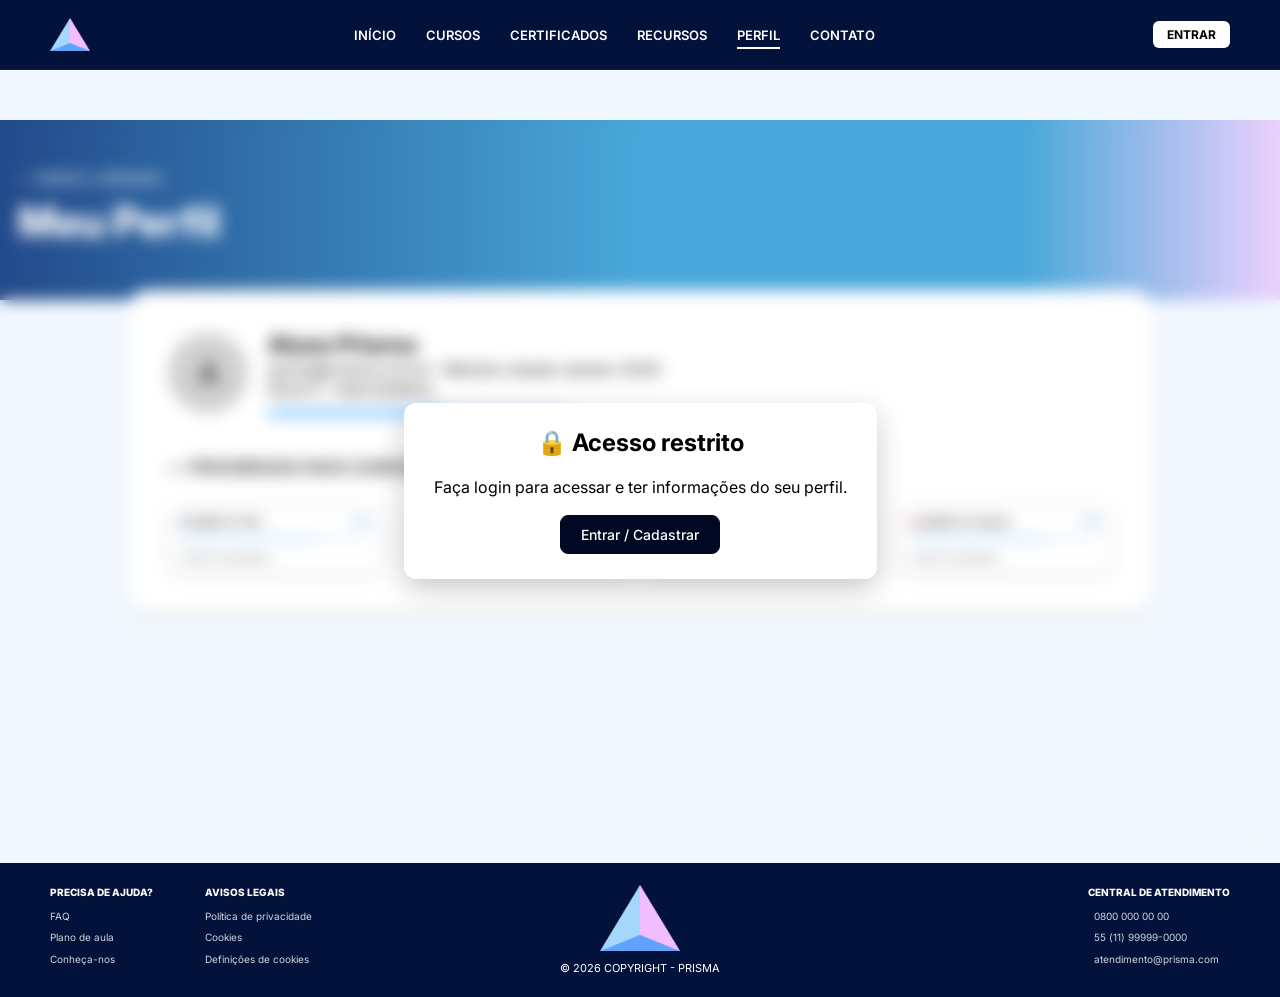
<file: html/perfil.html>
<!DOCTYPE html>
<html lang="pt-br">

<head>
  <meta charset="UTF-8">
  <meta name="viewport" content="width=device-width, initial-scale=1.0">
  <title>Minha Jornada - Prisma</title>
  <link rel="shortcut icon" href="../img/prisma/logo-prisma-3.png" type="image/x-icon">

  <link rel="preconnect" href="https://fonts.googleapis.com">
  <link rel="preconnect" href="https://fonts.gstatic.com" crossorigin>
  <link href="https://fonts.googleapis.com/css2?family=Inter:wght@400;500;600;700;800;900&display=swap" rel="stylesheet">
  
  <link rel="stylesheet" href="../css/style.css">
  <link rel="stylesheet" href="../css/perfil.css">
  <link rel="stylesheet" href="../css/header.css">
  <link rel="stylesheet" href="../css/footer.css">
</head>

<body>

  <!-- HEADER -->
  <nav class="header" id="header">
    <div class="container header-content">
      <a href="../index.html" aria-label="PRISMA">
        <img src="../img/prisma/logo-prisma-3.png" alt="Logo Prisma" class="logo-img">
      </a>

      <ul class="header-links">
        <li><a href="../index.html">INÍCIO</a></li>
        <li><a href="cursos.html">CURSOS</a></li>
        <li><a href="certificados.html">CERTIFICADOS</a></li>
        <li><a href="recursos.html">RECURSOS</a></li>
        <li><a href="perfil.html" class="active">PERFIL</a></li>
        <li><a href="contato.html">CONTATO</a></li>
      </ul>

      <div class="header-auth">
        <span id="userWelcome" class="user-welcome"></span>
        <button class="btn-entrar" id="authButton" type="button">ENTRAR</button>
      </div>
    </div>
  </nav>

  <!-- MAIN -->
  <main>

    <section class="hero">
      <p>— MINHA JORNADA</p>
      <h1>Meu Perfil</h1>
    </section>

    <section class="profile-section">
      <div class="profile-card">

        <div class="user-info">
          <div class="avatar">A</div>
          <div class="details">
            <h2>Aluno Prisma</h2>
            <p>aluno@prisma.com.br · Membro desde Janeiro 2025</p>
            <span class="level">Nível 4 - Intermediário</span>

            <div class="progress-bar-main">
              <div style="width: 60%;"></div>
            </div>
          </div>
        </div>

        <h2 class="titulo-progresso">— PROGRESSO NOS CURSOS</h2>

        <section class="cursos">

          <div class="curso-card">
            <div class="curso-topo">
              <span>💻 English for Tech</span>
              <span class="porcentagem">72%</span>
            </div>
            <div class="barra">
              <div class="progresso" style="width:72%"></div>
            </div>
            <p>7 de 10 módulos</p>
          </div>

          <div class="curso-card">
            <div class="curso-topo">
              <span>🏥 English for Health</span>
              <span class="porcentagem">45%</span>
            </div>
            <div class="barra">
              <div class="progresso" style="width:45%"></div>
            </div>
            <p>4 de 10 módulos</p>
          </div>

          <div class="curso-card">
            <div class="curso-topo">
              <span>💰 English for Finance</span>
              <span class="porcentagem">30%</span>
            </div>
            <div class="barra">
              <div class="progresso" style="width:30%"></div>
            </div>
            <p>3 de 10 módulos</p>
          </div>

          <div class="curso-card">
            <div class="curso-topo">
              <span>🏭 English for Industry</span>
              <span class="porcentagem">72%</span>
            </div>
            <div class="barra">
              <div class="progresso" style="width:72%"></div>
            </div>
            <p>1 de 10 módulos</p>
          </div>

        </section>

      </div>
    </section>

    <!-- PERFIL BLOQUEADO -->

    <div id="lockOverlay" class="lock-overlay hidden">
      <div class="lock-box">
        <h2>🔒 Acesso restrito</h2>
        <br>
        <p>Faça login para acessar e ter informações do seu perfil.</p>
        <button class="lock-btn" onclick="irParaLogin()">Entrar / Cadastrar</button>
      </div>
    </div>

  </main>

  <!-- FOOTER -->
  <footer class="prisma-final-footer">
    <div class="footer-shell">
      <div class="footer-left">
        <div class="footer-column">
          <h4>PRECISA DE AJUDA?</h4>
          <a href="#">FAQ</a>
          <a href="#">Plano de aula</a>
          <a href="#">Conheça-nos</a>
        </div>

        <div class="footer-column">
          <h4>AVISOS LEGAIS</h4>
          <a href="#">Política de privacidade</a>
          <a href="#">Cookies</a>
          <a href="#">Definições de cookies</a>
        </div>
      </div>

      <div class="footer-center">
        <img src="../img/prisma/logo-prisma-3.png" alt="Logo Prisma" class="footer-prisma-img">
        <p>© 2026 COPYRIGHT - PRISMA</p>
      </div>

      <div class="footer-right footer-contact">
        <h4>CENTRAL DE ATENDIMENTO</h4>
        <a href="#"><i class="fa-solid fa-phone"></i> 0800 000 00 00</a>
        <a href="#"><i class="fa-brands fa-whatsapp"></i> 55 (11) 99999-0000</a>
        <a href="#"><i class="fa-regular fa-envelope"></i> atendimento@prisma.com</a>
      </div>
    </div>
  </footer>

  <script src="../js/script.js"></script>
  <script src="../js/vlibras.js"></script>
  <script src="../js/perfil.js"></script>
</body>

</html>
</file>
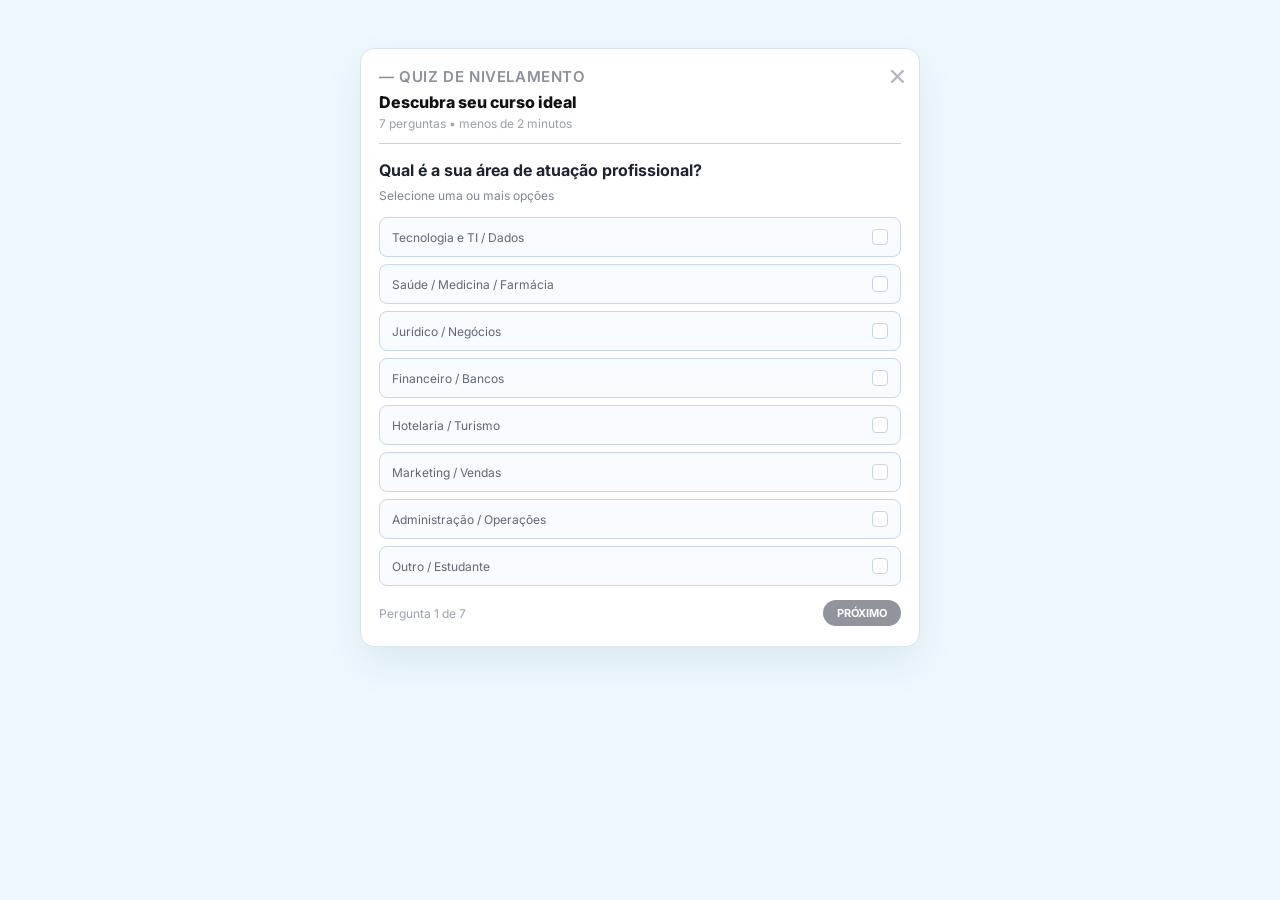
<file: html/quiz.html>
<!DOCTYPE html>
<html lang="pt-BR">
<head>
  <meta charset="UTF-8">
  <meta name="viewport" content="width=device-width, initial-scale=1.0">
  <title>Quiz de Nivelamento | PRISMA</title>

  <link rel="preconnect" href="https://fonts.googleapis.com">
  <link rel="preconnect" href="https://fonts.gstatic.com" crossorigin>
  <link href="https://fonts.googleapis.com/css2?family=Inter:wght@400;500;600;700;800&display=swap" rel="stylesheet">
  <link rel="stylesheet" href="https://cdnjs.cloudflare.com/ajax/libs/font-awesome/6.5.2/css/all.min.css">

  <link rel="stylesheet" href="../css/quiz.css">
</head>
<body>

  <main class="quiz-page">
    <div class="quiz-shell">

      <section class="quiz-box" id="quizBox">
        <button class="quiz-close" type="button" onclick="window.location.href='../index.html'">×</button>

        <p class="quiz-mini-kicker">— QUIZ DE NIVELAMENTO</p>
        <h1 class="quiz-title">Descubra seu curso ideal</h1>
        <p class="quiz-subtitle" id="quizSubtitulo">7 perguntas • menos de 2 minutos</p>

        <div class="quiz-line"></div>

        <p class="quiz-question" id="pergunta">Carregando...</p>
        <p class="quiz-helper" id="quizHelper">Selecione uma ou mais opções</p>

        <div id="opcoes" class="opcoes"></div>

        <div class="quiz-footer">
          <span class="quiz-step" id="passo">Pergunta 1 de 7</span>

          <div class="quiz-actions">
            <button id="btnVoltar" class="quiz-btn-link" type="button">VOLTAR</button>
            <button id="btnProximo" class="quiz-btn-next" type="button" disabled>PRÓXIMO</button>
          </div>
        </div>
      </section>

      <section class="resultado escondido" id="resultadoBox">
        <button class="quiz-close" type="button" onclick="window.location.href='../index.html'">×</button>

        <div class="resultado-icon-wrap">
          <div class="resultado-sparkles">✦ ✦</div>
          <div class="resultado-icon">
            <i class="fa-solid fa-laptop"></i>
          </div>
        </div>

        <h2>Perfil Identificado!</h2>

        <p class="resultado-texto">
          Com base nas suas respostas, identificamos uma trilha mais adequada ao seu perfil.
        </p>

        <div class="resultado-curso-box">
          <strong id="cursoResultado">English for Software Development</strong>
          <span id="textoResultado">
            Ideal para quem quer desenvolver vocabulário técnico, fluidez e segurança em contextos profissionais de tecnologia.
          </span>
        </div>

        <div class="resultado-acoes">
          <button id="btnVerCursos" class="resultado-btn resultado-btn-primario" type="button">VER CURSOS</button>
          <button id="btnCadastro" class="resultado-btn resultado-btn-secundario" type="button">REGISTRAR-SE</button>
        </div>
      </section>

    </div>
  </main>

  <div class="modal escondido" id="modalCadastro">
    <div class="modal-conteudo">
      <button id="fecharModal" class="fechar" type="button">×</button>
      <h3>Criar conta</h3>

      <form id="formCadastro" class="formulario" novalidate>
        <input id="nome" type="text" placeholder="Seu nome">
        <input id="email" type="email" placeholder="Seu e-mail">
        <input id="senha" type="password" placeholder="Sua senha">
        <input id="confirmarSenha" type="password" placeholder="Confirmar senha">
        <button class="btn-cadastro" type="submit">Criar conta</button>
      </form>

      <p id="mensagemCadastro"></p>
    </div>
  </div>

  <script src="../js/quiz.js"></script>
  <script src="../js/vlibras.js"></script>
</body>
</html>
</file>
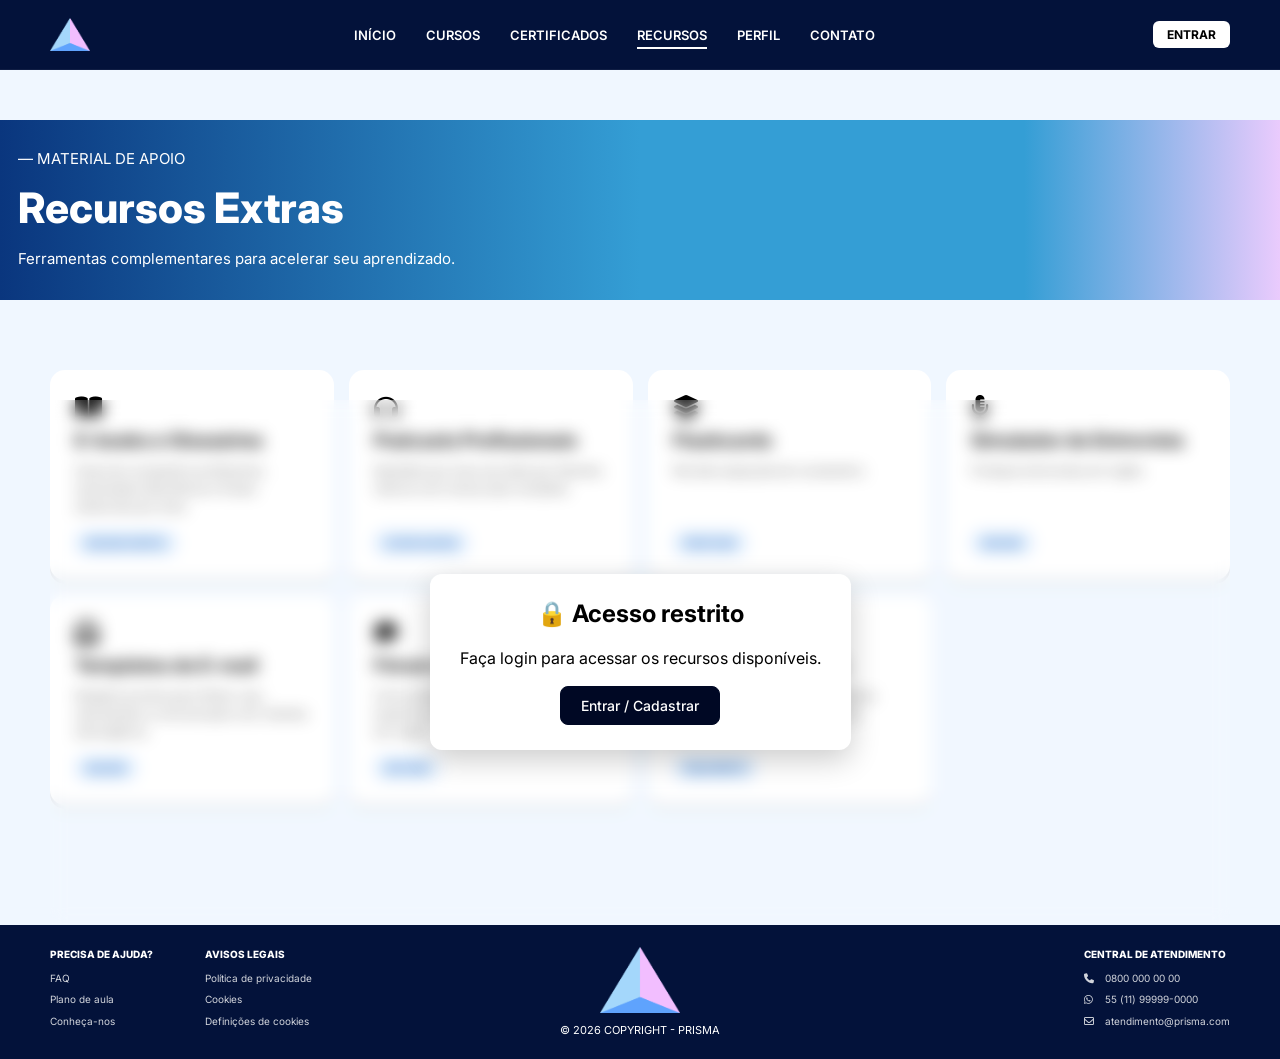
<file: html/recursos.html>
<!DOCTYPE html>
<html lang="pt-BR">
<head>
  <meta charset="UTF-8">
  <meta name="viewport" content="width=device-width, initial-scale=1.0">
  <title>Recursos Extras | PRISMA</title>
  <link rel="icon" href="../img/prisma/logo-prisma-3.png">

  <link rel="preconnect" href="https://fonts.googleapis.com">
  <link rel="preconnect" href="https://fonts.gstatic.com" crossorigin>
  <link href="https://fonts.googleapis.com/css2?family=Inter:wght@400;500;600;700;800;900&display=swap" rel="stylesheet">
  <link rel="stylesheet" href="../css/style.css">
  <link rel="stylesheet" href="../css/recursos.css">
  <link rel="stylesheet" href="../css/header.css">
  <link rel="stylesheet" href="../css/footer.css">
  <link rel="stylesheet" href="https://cdnjs.cloudflare.com/ajax/libs/font-awesome/6.5.2/css/all.min.css">
</head>
<body>

  <nav class="header" id="header">
    <div class="container header-content">
      <a href="index.html" aria-label="PRISMA">
        <img src="../img/prisma/logo-prisma-3.png" alt="Logo Prisma" class="logo-img">
      </a> 

      <ul class="header-links">
        <li><a href="../index.html">INÍCIO</a></li>
        <li><a href="cursos.html">CURSOS</a></li>
        <li><a href="certificados.html">CERTIFICADOS</a></li>
        <li><a href="recursos.html" class="active">RECURSOS</a></li>
        <li><a href="perfil.html">PERFIL</a></li>
        <li><a href="contato.html">CONTATO</a></li>
      </ul>

      <div class="header-auth">
        <span id="userWelcome" class="user-welcome"></span>
        <button class="btn-entrar" id="authButton" type="button">ENTRAR</button>
      </div>
    </div>
  </nav>

  <header class="hero">
      <p class="label">— MATERIAL DE APOIO</p>
      <h1>Recursos Extras</h1>
      <p class="description">
        Ferramentas complementares para acelerar seu aprendizado.
      </p>
  </header>

  <main class="container content">
    <div class="cards-grid">
      <div class="card">
        <i class="fas fa-book-open main-icon"></i>
        <h3>E-books e Glossários</h3>
        <p>Guias de vocabulário profissional, expressões idiomáticas e frases essenciais por área.</p>
        <button class="btn-download">BAIXAR GRÁTIS</button>
      </div>

      <div class="card">
        <i class="fas fa-headphones main-icon"></i>
        <h3>Podcasts Profissionais</h3>
        <p>Episódios por área narrados por falantes nativos com transcrição completa.</p>
        <button class="btn-download">OUVIR AGORA</button>
      </div>

      <div class="card">
        <i class="fas fa-layer-group main-icon"></i>
        <h3>Flashcards</h3>
        <p>Revisão espaçada de vocabulário.</p>
        <button class="btn-download">PRATICAR</button>
      </div>

      <div class="card">
        <i class="fas fa-microphone-alt main-icon"></i>
        <h3>Simulador de Entrevista</h3>
        <p>Pratique entrevistas em inglês.</p>
        <button class="btn-download">INICIAR</button>
      </div>

      <div class="card">
                <i class="fas fa-envelope-open-text main-icon"></i>
                <h3>Templates de E-mail</h3>
                <p>Modelos prontos para follow-ups, solicitações e comunicação com clientes estrangeiros.</p>
                <button class="btn-download">BAIXAR</button>
            </div>

            <div class="card">
                <i class="fas fa-comment-dots main-icon"></i>
                <h3>Fórum de Prática</h3>
                <p>Comunidade ativa para troca de experiências e prática de conversação em inglês.</p>
                <button class="btn-download">ENTRAR</button>
            </div>

            <div class="card">
                <i class="fas fa-users main-icon"></i>
                <h3>Mentoria em Grupo</h3>
                <p>Agende um bate papo em pequenos times e tire suas dúvidas com um profissional.</p>
                <button class="btn-download">FAÇA PARTE</button>
            </div>
    </div>

    <!-- Recursos Bloqueado -->

    <div id="lockOverlay" class="lock-overlay hidden">
      <div class="lock-box">
        <h2>🔒 Acesso restrito</h2>
        <br>
        <p>Faça login para acessar os recursos disponíveis.</p>
        <button class="lock-btn" onclick="irParaLogin()">Entrar / Cadastrar</button>
      </div>
    </div>
  </main>

  <footer class="prisma-final-footer">
    <div class="footer-shell">
      <div class="footer-left">
        <div class="footer-column">
          <h4>PRECISA DE AJUDA?</h4>
          <a href="#">FAQ</a>
          <a href="#">Plano de aula</a>
          <a href="#">Conheça-nos</a>
        </div>

        <div class="footer-column">
          <h4>AVISOS LEGAIS</h4>
          <a href="#">Política de privacidade</a>
          <a href="#">Cookies</a>
          <a href="#">Definições de cookies</a>
        </div>
      </div>

      <div class="footer-center">
        <img src="../img/prisma/logo-prisma-3.png" alt="Logo Prisma" class="footer-prisma-img">
        <p>© 2026 COPYRIGHT - PRISMA</p>
      </div>

      <div class="footer-right footer-contact">
        <h4>CENTRAL DE ATENDIMENTO</h4>
        <a href="#"><i class="fa-solid fa-phone"></i> 0800 000 00 00</a>
        <a href="#"><i class="fa-brands fa-whatsapp"></i> 55 (11) 99999-0000</a>
        <a href="#"><i class="fa-regular fa-envelope"></i> atendimento@prisma.com</a>
      </div>
    </div>
  </footer>

  <script src="../js/script.js"></script>
  <script src="../js/recursos.js"></script>
  <script src="../js/vlibras.js"></script>
</body>
</html>
</file>
<file: css/aula.css>
:root{
  --bg-page:#eef9ff;
  --hero-bg: linear-gradient(120deg, #F2F7FA, #C7EAFF);
  --navy:#03123a;
  --text:#000000;
  --text-soft:#5d6876;
  --white:#ffffff;
  --btn-dark:#1f284c;
  --btn-border:#7e8a99;
  --card-bg:#ffffff;
  --card-blue: linear-gradient(135deg, #E2F2FF, #D4ECFF);
  --line:#d4d9df;
  --purple:#4a1e58;
  --blue:#1f71ef;
  --shadow-card:0 14px 34px rgba(10,27,52,0.12);
}
 
*{
  margin:0;
  padding:0;
  box-sizing:border-box;
  font-family:"Inter", Arial, Helvetica, sans-serif;
}
 
body{
  background:var(--bg-page);
  color:var(--text);
}
 
.curso-aula-section{
  padding:24px 18px 42px;
}
 
.curso-aula-container{
  width:100%;
  max-width:1200px;
  margin:0 auto;
  display:grid;
  grid-template-columns:2fr 1fr;
  gap:32px;
  align-items:start;
}
 
.curso-aula-main{
  width:100%;
}
 
.curso-aula-sidebar{
  width:100%;
  max-width:100%;
}
 
.curso-aula-titulo{
  font-size:27px;
  line-height:1.15;
  font-weight:800;
  color:#111111;
  max-width:470px;
  margin-bottom:20px;
  letter-spacing:-0.2px;
}
 
.curso-video-box{
  position:relative;
  width:100%;
  max-width:700px;
  height:360px;
  background:#000000;
  border-radius:8px;
  overflow:hidden;
  margin-bottom:12px;
  display:flex;
  align-items:center;
  justify-content:center;
}
 
.curso-video-play{
  width:64px;
  height:64px;
  border:none;
  border-radius:50%;
  background:rgba(255,255,255,0.10);
  color:#ffffff;
  font-size:22px;
  cursor:pointer;
  display:flex;
  align-items:center;
  justify-content:center;
  backdrop-filter:blur(3px);
  transition:transform 0.2s ease, background 0.2s ease;
}
 
.curso-video-play:hover{
  transform:scale(1.06);
  background:rgba(255,255,255,0.16);
}
 
.curso-lesson-meta{
  display:flex;
  align-items:center;
  gap:8px;
  margin:0 0 10px;
  font-size:13px;
  font-weight:700;
  color:#5c6777;
  text-transform:uppercase;
  letter-spacing:0.4px;
}
 
.curso-aula-texto{
  width:816px;
  max-width:100%;
  margin-bottom:24px;
}
 
.curso-aula-texto h3{
  font-size:20px;
  font-weight:800;
  color:#111111;
  margin-bottom:10px;
  line-height:1.2;
}
 
.curso-aula-texto p{
  font-size:14px;
  line-height:1.6;
  color:#2e3542;
  max-width:620px;
}
 
.prisma-quiz-banner{
  width:100%;
  max-width:640px;
  height:68px;
  background:#000824;
  border-radius:5px;
  padding:0 20px;
  display:flex;
  align-items:center;
  justify-content:space-between;
  margin-bottom:18px;
}
 
.prisma-quiz-banner h2{
  font-size:20px;
  font-weight:800;
  color:#ffffff;
  line-height:1;
}
 
.quiz-banner-icon{
  width:36px;
  height:36px;
  object-fit:contain;
  display:block;
  flex-shrink:0;
}
 
.prisma-quiz{
  width:100%;
  max-width:640px;
  margin-top:0;
}
 
.prisma-question-card{
  width:100%;
  max-width:640px;
  background:#dce8f5;
  border:1.5px solid #a8bfd8;
  border-radius:22px;
  padding:18px 18px 20px;
}
 
.question-top{
  display:flex;
  align-items:center;
  gap:12px;
  margin-bottom:16px;
}
 
.question-label,
.question-type{
  font-size:11px;
  font-weight:600;
  color:#516174;
  text-transform:uppercase;
  letter-spacing:0.4px;
  white-space:nowrap;
}
 
.question-divider{
  flex:1;
  height:1px;
  background:#a8bfd8;
}
 
.question-title{
  font-size:16px;
  line-height:1.3;
  font-weight:700;
  color:#0c203b;
  margin-bottom:14px;
  max-width:520px;
}
 
.code-box{
  width:100%;
  background:#020202;
  border-radius:6px;
  padding:14px 14px 12px;
  margin-bottom:14px;
  overflow:hidden;
}
 
.code-box pre{
  white-space:pre-wrap;
  word-break:break-word;
}
 
.code-box code{
  font-family:"Courier New", Courier, monospace;
  font-size:15px;
  line-height:1.55;
  color:#b9bec8;
}
 
.question-desc{
  font-size:12px;
  line-height:1.35;
  color:rgba(0,0,0,0.9);
  margin-bottom:14px;
}
 
.answers{
  display:flex;
  flex-direction:column;
  gap:10px;
}
 
.answer{
  width:100%;
  min-height:52px;
  border:2px solid transparent;
  border-radius:999px;
  background:#a8c8e8;
  display:flex;
  align-items:center;
  gap:12px;
  padding:8px 14px 8px 8px;
  text-align:left;
  cursor:pointer;
  transition:transform 0.2s ease, background 0.2s ease, border-color 0.2s ease;
}
 
.answer:hover{
  transform:translateY(-1px);
}
 
.answer.selected{
  background:#ffffff;
  border-color:#1a1a2e;
}
 
.answer.selected .letter{
  background:#0d1b3e;
  color:#ffffff;
}
 
.letter{
  width:34px;
  height:34px;
  min-width:34px;
  border-radius:50%;
  background:#d6e8f7;
  color:#4a6a8a;
  display:flex;
  align-items:center;
  justify-content:center;
  font-size:15px;
  font-weight:800;
  line-height:1;
  transition:background 0.2s ease, color 0.2s ease;
}
 
.answer-copy{
  font-size:12px;
  line-height:1.3;
  color:rgba(0,0,0,0.85);
}
 
.quiz-footer{
  display:flex;
  flex-direction:column;
  align-items:flex-end;
  gap:6px;
  margin-top:14px;
}
 
.quiz-dots{
  display:flex;
  align-items:center;
  gap:4px;
  padding-right:10px;
}
 
.quiz-dots span{
  width:4px;
  height:4px;
  border-radius:50%;
  background:#6b4ea0;
  opacity:0.4;
  transition:0.2s ease;
}
 
.quiz-dots span.active{
  opacity:1;
  transform:scale(1.2);
}
 
.quiz-actions{
  display:flex;
  align-items:center;
  gap:10px;
}
 
.back-btn{
  height:34px;
  padding:0 14px;
  border-radius:999px;
  border:1px solid #000824;
  background:transparent;
  color:#000824;
  font-size:12px;
  font-weight:700;
  cursor:pointer;
  transition:0.2s ease;
  display:flex;
  align-items:center;     
  justify-content:center;  
}
 
.back-btn:hover{
  background:#000824;
  color:#ffffff;
}
 
.next-btn{
  width:124px;
  height:34px;
  border:none;
  border-radius:999px;
  background:#000824;
  color:#ffffff;
  display:flex;
  align-items:center;
  justify-content:center;
  gap:6px;
  cursor:pointer;
}
 
.next-btn span{
  font-size:12px;
  font-weight:700;
  line-height:1;
}
 
.next-arrow{
  font-weight:800;
  font-size:14px;
}
 
.answer-row{
  width:100%;
  min-height:58px;
  border:2px solid transparent;
  border-radius:999px;
  background:#a8c8e8;
  display:flex;
  align-items:center;
  justify-content:space-between;
  gap:12px;
  padding:8px 12px 8px 8px;
}
 
.answer-row-left{
  display:flex;
  align-items:center;
  gap:12px;
  min-width:0;
  flex:1;
}
 
.answer-row .answer-copy{
  flex:1;
}
 
.answer-chips{
  display:flex;
  align-items:center;
  gap:8px;
  flex-wrap:wrap;
  justify-content:flex-end;
}
 
.answer-chip{
  border:none;
  border-radius:999px;
  background:#5c93e6;
  color:#ffffff;
  font-size:10px;
  font-weight:700;
  padding:8px 12px;
  cursor:pointer;
  transition:0.2s ease;
}
 
.answer-chip:hover{
  transform:translateY(-1px);
}
 
.answer-chip.selected{
  background:#000824;
  box-shadow:0 0 0 2px rgba(255,255,255,0.4) inset;
}
 
.answer-row.selected{
  background:#ffffff;
  border-color:#1a1a2e;
}
 
.curso-sidebar-card{
  width:100%;
  background:#bdd0e0;
  border:3px solid #6f89a7;
  border-radius:30px;
  padding:20px 22px 22px;
}
 
.curso-sidebar-card-figma{
  min-height:auto;
}
 
.curso-sidebar-card h3{
  font-size:17px;
  font-weight:700;
  margin-bottom:6px;
  color:#0d1f3c;
}
 
.curso-sidebar-subtitle{
  font-size:12px;
  line-height:1.2;
  color:#6d7c90;
  margin-bottom:10px;
}
 
.curso-progress-bar{
  width:100%;
  height:6px;
  background:#a8bccf;
  border-radius:999px;
  overflow:hidden;
  margin-bottom:6px;
}
 
.curso-progress-fill{
  height:100%;
  width:63%;
  border-radius:999px;
  background:linear-gradient(90deg,#2e96ef 0%, #d05ae2 100%);
}
 
.curso-progress-label{
  font-size:12px;
  color:#6c7688;
  margin-bottom:12px;
}
 
.curso-sidebar-divider{
  width:100%;
  height:1px;
  background:#91a4b8;
  margin-bottom:14px;
}
 
.curso-sidebar-list{
  display:flex;
  flex-direction:column;
  gap:10px;
}
 
.curso-sidebar-item{
  display:flex;
  align-items:flex-start;
  gap:8px;
}
 
.curso-sidebar-icon{
  width:15px;
  min-width:15px;
  display:flex;
  align-items:center;
  justify-content:center;
  font-size:15px;
  line-height:1;
  margin-top:1px;
  min-height:26px;
}
 
.curso-sidebar-item span:last-child{
  font-size:13px;
  line-height:1.3;
  font-weight:500;
  color:#13233d;
}
 
.curso-sidebar-item.done .curso-sidebar-icon{
  color:#0d1f46;
}
 
.curso-sidebar-item.active-lesson span:last-child{
  font-weight:700;
  color:#0d1f46;
}
 
.curso-sidebar-item.pending .curso-sidebar-icon{
  color:#4C5B74;
}
 
.curso-sidebar-item.pending span:last-child{
  color:#4C5B74;
  font-weight:400;
}
 
.curso-label-figma{
  font-size:13px;
  border-bottom:solid 1px #000000;
  padding-bottom:6px;
  margin-bottom:14px;
  display:inline-block;
}
 
.user-welcome{
  color:#ffffff;
  font-size:13px;
  font-weight:600;
  white-space:nowrap;
}
 
.modulo-clicavel{
  cursor:pointer;
}
 
.modulo-clicavel:hover{
  transform:translateY(-4px);
}
 
@media (max-width:1000px){
  .curso-aula-container{
    grid-template-columns:1fr;
    gap:24px;
  }
 
  .curso-aula-sidebar{
    width:100%;
    margin-top:0;
  }
 
  .curso-video-box,
  .curso-aula-texto,
  .prisma-quiz,
  .prisma-question-card{
    max-width:100%;
  }
 
  .curso-sidebar-card{
    max-width:500px;
  }
}
 
@media (max-width:640px){
  .quiz-actions{
    width:100%;
    justify-content:flex-end;
  }
 
  .answer-row{
    align-items:flex-start;
    border-radius:24px;
    flex-direction:column;
    padding:10px 12px;
  }
 
  .answer-chips{
    width:100%;
    justify-content:flex-start;
    padding-left:46px;
  }
 
  .prisma-quiz-banner{
    max-width:100%;
  }
 
  .curso-aula-titulo{
    font-size:22px;
    max-width:100%;
  }
 
  .curso-video-box{
    height:220px;
  }
}
</file>
<file: css/header.css>
:root{
  --bg-page:#eef9ff;
  --hero-bg: linear-gradient(120deg, #F2F7FA, #C7EAFF);
  --navy:#03123a;
  --text:#000000;
  --text-soft:#5d6876;
  --white:#ffffff;
  --btn-dark:#1f284c;
  --btn-border:#7e8a99;
  --card-bg:#ffffff; 
  --card-blue: linear-gradient(135deg, #E2F2FF, #D4ECFF);
  --line:#d4d9df;
  --purple:#4a1e58;
  --blue:#1f71ef;
  --shadow-card:0 14px 34px rgba(10,27,52,0.12);
}

*{
  margin:0;
  padding:0;
  box-sizing:border-box;
  font-family:"Inter", Arial, Helvetica, sans-serif;
}

.header{
  background:var(--navy);
  padding:18px 0;
  border-bottom:1px solid rgba(255,255,255,0.05);
}

.header-content{
  width:100%;
  max-width:1180px;
  margin:0 auto;
  display:flex;
  align-items:center;
  justify-content:space-between;
  gap:24px;
}

.logo-img{
  width:40px;
  display:block;
}

.header-links{
  display:flex;
  list-style:none;
  align-items:center;
  gap:30px;
  margin:0;
  padding:0;
}

.header-links a{
  text-decoration:none;
  color:#ffffff;
  font-size:13px;
  font-weight:600;
}

.header-links a:hover {
  transition: all 0.2s ease;
  border-bottom:2px solid #ffffff;
  padding-bottom:4px;
}

.header-links a.active{
  border-bottom:2px solid #ffffff;
  padding-bottom:4px;
}

.header-auth{
  display:flex;
  align-items:center;
  gap:14px;
}

.btn-entrar{
  background:#ffffff;
  color:#000000;
  border:none;
  padding:6px 14px;
  border-radius:6px;
  font-size:12px;
  font-weight:700;
  cursor:pointer;
}
</file>
<file: css/footer.css>
:root{
  --navy:#03123a;
}

.prisma-final-footer{
  background: var(--navy);
  padding:22px 18px;
}

.footer-shell{
  width:100%;
  max-width:1180px;
  margin:0 auto;
  display:grid;
  grid-template-columns:1fr auto 1fr;
  align-items:center;
  gap:24px;
}

.footer-left{
  display:flex;
  align-items:center;
  gap:52px;
  justify-self:start;
}

.footer-right{
  justify-self:end;
}

.footer-column,
.footer-contact{
  display:flex;
  flex-direction:column;
  justify-content:center;
}

.footer-column h4,
.footer-contact h4{
  color:#ffffff;
  font-size:10px;
  font-weight:800;
  margin-bottom:12px;
  text-align:left;
}

.footer-column a,
.footer-contact a{
  color:rgba(255,255,255,0.82);
  font-size:10px;
  line-height:1.35;
  margin-bottom:8px;
  text-align:left;
}

.footer-center{
  display:flex;
  flex-direction:column;
  align-items:center;
  justify-content:center;
  gap:10px;
  justify-self:center;
}

.footer-center p{
  color:#fff;
  font-size:11px;
  text-align:center;
  margin:0;
}

.footer-prisma-img{
  width:80px;
  height:auto;
  display:block;
  object-fit:contain;
}

.footer-contact a i{
  margin-right:6px;
  width:12px;
}
</file>
<file: css/certificados-style.css>
body{

    background-color: #ddfcf9;
}


.logo img{

    width: 70px;
    height: 60px;
}


#cabecalho-certificados{
  display: flex;
  flex-direction: column;
  justify-content: center;
  gap: 10px;
  height: 100%;
  width:100%;
  max-width:none;
  background:linear-gradient(90deg,rgba(10, 54, 126, 1) 0%, rgba(52, 158, 213, 1) 50%, rgba(52, 158, 213, 1) 80%, rgba(234, 203, 253, 1) 100%);
  padding:18px;
  margin-top: 50px;
  margin-bottom: 100px;
  color:#fff;
}

.certificados-top-label{
  font-size:15px;
  text-transform:uppercase;
  margin-bottom:8px;
}

.certificados-title{
  font-size:42px;
  font-weight:800;
  margin-bottom:8px;
  line-height:1.05;
}

.certificados-description{
  font-size:15px;
  max-width:700px;
  line-height:1.5;
}


.comofunciona{

    margin: 50px 80px;
    background-color: rgb(219, 236, 255);
    border: 1px solid #0138C3;
    padding: 20px;
    border-radius: 10px;
}

.comofunciona .icone-texto{

    display: flex;
    gap: 20px;

}

.certificados{

    margin-bottom: 100px;
}

.icone-texto img{

    width: 40px;
    height: 40px;
}

.icone-texto p{

    font-size: 18px;

}

.fileira-certificados{

    display: flex;
    justify-content: space-between;
    gap: 20px;
    margin: 50px 50px;
}

.seucertificado{

    width: 31%;
    padding: 30px 25px;
    background-color: white;
    transform: scale(1.0);
    transform-origin: top center;
    text-align: center;
    border-radius: 20px;
    border: 1px solid #373838;
    transition: 0.5s;

}

.seucertificado:hover{

    transform: translateY(-10px);
}

.seucertificado .conteudo{

    display: flex;
    flex-direction: column; 
    gap: 12px;
    
}

.seucertificado img{

    width:40px;
    height: 40px;
    margin: auto;
}


.seucertificado h3{

    font-size: 17px;
    padding: 8px;
    background-color: rgb(244, 244, 244);
    margin: auto;
    border-radius: 50px;
    box-shadow: 1px 2px 8px -2px #828282;
}

.seucertificado h4{

    padding-top: 10px;
    font-size: 15px;
    font-weight: 800;
}



#modal-certificado {
    backdrop-filter: blur(5px);
    background: rgba(0, 0, 0, 0.15);
    display: none;
    position: fixed;
    inset: 0;
    background: rgba(0, 0, 0, 0.6);
    z-index: 9999;
    align-items: center;
    justify-content: center;
}

.modal-certificado-box {
    background: #fff;
    border-radius: 12px;
    padding: 24px;
    max-width: 620px;
    width: 90%;
    position: relative;
    box-shadow: 0 20px 60px rgba(0, 0, 0, 0.3);
}

.modal-certificado-close {
    position: absolute;
    top: 12px;
    right: 16px;
    background: none;
    border: none;
    font-size: 1.5rem;
    cursor: pointer;
    color: #333;
}

.modal-certificado-img {
    width: 100%;
    border-radius: 8px;
    display: block;
}

.modal-certificado-download {
    display: flex;
    align-items: center;
    justify-content: center;
    gap: 8px;
    margin-top: 16px;
    background: #6b7280;
    color: #fff;
    padding: 12px 28px;
    border-radius: 25px;
    text-decoration: none;
    font-family: 'Inter', sans-serif;
    font-size: 14px;
    font-weight: 600;
    width: fit-content;
    margin-left: auto;
    margin-right: auto;
    transition: all 0.3s ease;
    border: none;
    cursor: pointer;
}

.modal-certificado-download:hover {
    background: #4b5563;
}

.seucertificadobloqueado .conteudo{

    background-color: #95b9da;
    color: black;
    border-radius: 20px;
    gap: 20px;
    padding: 20px 0px;
}

.seucertificadobloqueado:hover{

    transform: none;
}


.seucertificadobloqueado h3,
.seucertificadobloqueado .btn-certificado {

    display: none;
}

.btn-certificado {
    margin-top: 15px;
    padding: 10px 20px;
    border: none;
    border-radius: 20px;
    background-color: #00114b;
    color: white;
    font-weight: 600;
    cursor: pointer;
    transition: 0.3s;
    font-size: 16px;
}


.btn-certificado:hover {
    background-color: #003cff;
}


/* FOOTER */

.prisma-final-footer {
    background: #010a2a;
    padding: 22px 18px;
}

.footer-shell {
    width: 100%;
    max-width: 1180px;
    margin: 0 auto;
    display: grid;
    grid-template-columns: 1fr auto 1fr;
    align-items: center;
    gap: 24px;
}

.footer-left {
    display: flex;
    align-items: center;
    gap: 52px;
    justify-self: start;
}

.footer-right {
    justify-self: end;
}

.footer-column,
.footer-contact {
    display: flex;
    flex-direction: column;
    justify-content: center;
}

.footer-column h4,
.footer-contact h4 {
    color: #ffffff;
    font-size: 10px;
    font-weight: 800;
    margin-bottom: 12px;
    text-align: left;
}

.footer-column a,
.footer-contact a {
    color: rgba(255, 255, 255, 0.82);
    font-size: 10px;
    line-height: 1.35;
    margin-bottom: 8px;
    text-align: left;
    text-decoration: none;
}

.footer-center {
    display: flex;
    flex-direction: column;
    align-items: center;
    justify-content: center;
    gap: 10px;
    justify-self: center;
}

.footer-center p {
    color: #fff;
    font-size: 11px;
    text-align: center;
    margin: 0;
}

.footer-prisma-img {
    width: 80px;
    height: auto;
    display: block;
    object-fit: contain;
}

.footer-contact a i {
    margin-right: 6px;
    width: 12px;
}


@media (max-width: 1200px){

.header-content {
        flex-direction: column;
        justify-content: center;
    }

    .header-links {
        flex-wrap: wrap;
        justify-content: center;
        gap: 18px;
    }

    .header-auth {
        justify-content: center;
        flex-wrap: wrap;
    }

    .footer-shell {
        grid-template-columns: 1fr;
        justify-items: center;
        gap: 20px;
    }

    .footer-left {
        flex-direction: column;
        gap: 18px;
        justify-self: center;
    }

    .footer-right {
        justify-self: center;
    }

    .footer-column,
    .footer-contact {
        align-items: center;
    }

    .footer-column h4,
    .footer-column a,
    .footer-contact h4,
    .footer-contact a {
        text-align: center;
    }


}


@media(max-width: 1100px){

    .fileira-certificados{

    flex-direction: column;
    margin: 20px 20px;

}

  .seucertificado{

    width: 98%;
  }
.comofunciona{

    margin: 50px 30px;
}
}
</file>
<file: css/style.css>
:root{
  --bg-page:#eef9ff;
  --hero-bg: linear-gradient(120deg, #F2F7FA, #C7EAFF);
  --navy:#03123a;
  --text:#000000;
  --text-soft:#5d6876;
  --white:#ffffff;
  --btn-dark:#1f284c;
  --btn-border:#7e8a99;
  --card-bg:#ffffff;
  --card-blue: linear-gradient(135deg, #E2F2FF, #D4ECFF);
  --line:#d4d9df;
  --purple:#4a1e58;
  --blue:#1f71ef;
  --shadow-card:0 14px 34px rgba(10,27,52,0.12);
}

*{
  margin:0;
  padding:0;
  box-sizing:border-box;
  font-family:"Inter", Arial, Helvetica, sans-serif;
}

html{
  scroll-behavior:smooth;
}

body{
  background:var(--bg-page);
  color:var(--text);
}

body.blur-bg > *:not(.modal-overlay):not(.payment-modal) {
  filter: blur(5px);
  pointer-events: none;
}

body.blur-bg .modal-overlay.active,
body.blur-bg .payment-modal.active {
  filter: none;
  pointer-events: auto;
}

a{
  text-decoration:none;
}

button,
input{
  font-family:inherit;
}

.container,
.header-container,
.hero-container,
.hero-stats-container,
.plans-section{
  width:100%;
  max-width:1180px;
  margin:0 auto;
}

.reveal{
  opacity:0;
  transform:translateY(28px);
  transition:opacity 0.7s ease, transform 0.7s ease;
  will-change:opacity, transform;
}

.reveal.show{
  opacity:1;
  transform:translateY(0);
}

.hero-prisma{
  background:var(--bg-page);
  padding:0px;
}

.hero-container{
  display:grid;
  grid-template-columns:1.2fr 0.8fr;
  gap:60px;
  align-items:center;
  background:var(--hero-bg);
  padding:80px 80px 70px;
  min-height:560px;
  width:100%;
  max-width:none;
}

.hero-left{
  max-width:100%;
}

.hero-pill{
  display:inline-flex;
  align-items:center;
  justify-content:center;
  border:1px solid #bcc3cb;
  background-color: #ffffff;
  border-radius:999px;
  font-size:12px;
  padding:6px 16px;
  min-height:34px;
  margin-bottom:24px;
  color:#4a4a4a;
  font-weight:600;
}

.hero-left h1{
  font-size:65px;
  line-height:1.02;
  font-weight:900;
  margin-bottom:24px;
  letter-spacing:-2px;
}

.hero-description{
  font-size:18px;
  line-height:1.6;
  color:#5d6876;
  max-width:560px;
  margin-bottom:32px;
}

.hero-buttons{
  display:flex;
  gap:16px;
  flex-wrap:wrap;
}

.btn-primary,
.btn-secondary{
  display:inline-flex;
  align-items:center;
  justify-content:center;
  min-height:56px;
  padding:0 28px;
  border-radius:999px;
  font-size:15px;
  font-weight:700;
  cursor:pointer;
  transition:transform 0.25s ease, box-shadow 0.25s ease;
}

.btn-primary{
  background:var(--btn-dark);
  color:#ffffff;
  border:1px solid var(--btn-dark);
  gap:8px;
}

.btn-primary i{
  font-size:10px;
}

.btn-secondary{
  padding:0 26px;
  font-size:13px;
  color:#000000;
  background:linear-gradient(90deg, #F0D7FF, #E3B3FF, #86BAFF, #E7E9ED);
  border:1px solid #000824;
  outline:none;
  appearance:none;
  -webkit-tap-highlight-color:transparent;
}

.btn-secondary:active{
  transform:scale(0.97);
}

.btn-secondary:focus{
  outline:none;
  box-shadow:none;
}

.hero-right{
  display:flex;
  justify-content:center;
  align-items:center;
}

.hero-prisma-box{
  display:flex;
  flex-direction:column;
  align-items:center;
  justify-content:center;
  gap:18px;
  width:100%;
}

.hero-prisma-img{
  width:360px;
  max-width:100%;
  object-fit:contain;
  transition:transform 0.25s ease;
}

.hero-prisma-text{
  font-size:32px;
  letter-spacing:10px;
  color:#4a1e58;
  font-weight:700;
}

.hero-stats-bar{
  background:#ffffff;
  border-top:1px solid #d8dee5;
  border-bottom:1px solid #d8dee5;
}

.hero-stats-container{
  display:grid;
  grid-template-columns: repeat(auto-fit, minmax(220px, 1fr));
  text-align:center;
  padding:14px 18px;
  padding-top: 30px;
  padding-bottom: 30px;
}

.hero-stat{
  position:relative;
}

.hero-stat:not(:last-child)::after{
  content:"";
  position:absolute;
  right:0;
  top:4px;
  width:1px;
  height:24px;
  background:#dde2e8;
}

.hero-stat strong{
  display:block;
  color:#000000;
  font-size:25px;
  margin-bottom:4px;
}

.hero-stat span{
  font-size:14px;
  letter-spacing:0.8px;
  color:#8c97a3;
}

.section-light{
  background:var(--bg-page);
  padding:44px 18px 54px;
}

.section-kicker{
  font-size:15px;
  color:#273f63;
  text-transform:uppercase;
  margin-bottom:10px;
}

.white-kicker{
  color:rgba(255,255,255,0.82);
}

.section-title{
  font-size:44px;
  font-weight:800;
  margin-bottom:26px;
  line-height:1.02;
}

.section-title span{
  background:linear-gradient(90deg,#d8a9ff,#8ab6ff);
  -webkit-background-clip:text;
  -webkit-text-fill-color:transparent;
  background-clip:text;
}

.blue-soft-title span{
  background:linear-gradient(90deg,#70c7ff,#b5b4ff);
  -webkit-background-clip:text;
  -webkit-text-fill-color:transparent;
  background-clip:text;
}

.dark-title span{
  color:#3f8ff8;
  background:none;
  -webkit-text-fill-color:initial;
}

.section-description{
  max-width:740px;
  font-size:20px;
  color:#5d6775;
  margin-bottom:18px;
}

.cards-grid{
  display:grid;
  gap:10px;
  margin-top: 60px;
}

.four-cols,
.resources-grid{
  display:grid;
  grid-template-columns:repeat(4, 298px);
  gap:18px;
  justify-content:start;
}

.mini-card{
  background:var(--card-bg);
  border:1px solid var(--line);
  padding:22px 18px;
  border-radius:15px;
  width:100%;
  max-width:298px;
  min-height:325px;
  transition:transform 0.25s ease, box-shadow 0.25s ease;
  display:flex;
  flex-direction:column;
  justify-content:flex-start;
}

.mini-card:hover{
  transform:translateY(-6px);
  box-shadow:0 16px 34px rgba(10,27,52,0.14);
}

.mini-card i{
  font-size:25px;
  margin-bottom:18px;
  color:#111111;
}

.mini-card h3{
  font-size:30px;
  margin-bottom:10px;
  line-height:1.3;
}

.mini-card p{
  font-size:18px;
  color:#4f5c69;
  line-height:1.45;
  max-width:230px;
}

.blue-card{
  background:var(--card-blue);
}

.plans-section{
  background:var(--bg-page);
  padding:42px 0px 54px;
  margin-bottom: 100px;
}

.plans-container{
  max-width:1260px;
}

.plans-grid{
  display:flex;
  flex-direction: row;
  justify-content: center;
  gap: 40px;
  margin-top: 60px;
}

.plan-card{
  position:relative;
  min-height:600px;
  border-radius:18px;
  padding:22px 16px 20px;
  box-shadow:var(--shadow-card);
  transition:transform 0.25s ease, box-shadow 0.25s ease;
  overflow:hidden;
}

.plan-card:hover{
  transform:translateY(-8px);
  box-shadow:0 18px 38px rgba(10,27,52,0.18);
}

/* ===== PLANOS ===== */

.plan-card{
  width:440px;
  height:987px;
  border-radius:30px;
  padding:40px 28px;
  display:flex;
  flex-direction:column;
  justify-content:flex-start;
}

.plan-card{
  width:340px;
  height:650px; 
  border-radius:30px;
  padding:32px 22px;
  display:flex;
  flex-direction:column;
}

/* FREE */
.free-card{
  background:linear-gradient(180deg,#8CCBFF 0%, #D4ECFF 100%);
  color:#0c2347;
}

/* PLUS */
.plus-card{
  position: relative;
  background:linear-gradient(180deg,#FFC4F8 0%, #D4ECFF 100%);
  color:#111111;
  overflow: visible;
}

/* PRO */
.pro-card{
  background:linear-gradient(180deg,#2C3AA3 0%, #D4ECFF 100%);
  color:#ffffff;
}

.plan-badge{
  position:absolute;
  top:-25px;
  right:-18px;
  background:#0f1226;
  color:#ffffff;
  font-size:14px;
  font-weight:800;
  padding:18px 24px;
  border-radius:999px;
  letter-spacing:0.2px;
}

.plan-top-icon{
  width:58px;
  height:58px;
  display:flex;
  align-items:center;
  justify-content:center;
  margin:4px auto 12px;
}

.plan-top-icon i{
  font-size:40px;
}

.plus-icon-box{
  width:48px;
  height:42px;
  position:relative;
  margin:4px auto 12px;
}

.plus-icon-box span{
  position:absolute;
  top:0;
  width:18px;
  height:34px;
  border:4px solid #1a1a1a;
  border-radius:3px;
  display:block;
}

.plus-icon-box span:first-child{
  left:3px;
}

.plus-icon-box span:last-child{
  right:3px;
}

.plan-card h3{
  text-align:center;
  font-size:26px;
  font-weight:800;
  margin-bottom:10px;
}

.plan-desc{
  text-align:center;
  font-size:14px;
  line-height:1.45;
  max-width:280px;
  margin:0 auto 18px;
  opacity:0.95;
  min-height:52px;
}

.plan-price-row{
  display:flex;
  justify-content:center;
  align-items:flex-end;
  gap:3px;
  margin-bottom:12px;
}

.currency{
  font-size:16px;
  font-weight:800;
  opacity:0.85;
  margin-bottom:12px;
}

.price-main{
  font-size:60px;
  line-height:0.88;
  font-weight:900;
}

.price-cents{
  font-size:24px;
  font-weight:800;
  margin-bottom:9px;
}

.plan-progress{
  width:100%;
  height:7px;
  border-radius:999px;
  background:rgba(255,255,255,0.82);
  overflow:hidden;
  margin-bottom:6px;
}

.pro-card .plan-progress{
  background:rgba(255,255,255,0.25);
}

.plan-progress-bar{
  height:100%;
  border-radius:999px;
  background:linear-gradient(90deg,#46b4ff 0%, #8e8eff 48%, #f06de0 100%);
}

.progress-free{
  width:15%;
}

.progress-plus{
  width:55%;
}

.progress-pro{
  width:100%;
}

.plan-progress-label{
  display:flex;
  justify-content:space-between;
  align-items:center;
  font-size:10px;
  margin-bottom:18px;
  opacity:0.92;
}

.plan-progress-label strong{
  font-weight:800;
}

.plan-card ul{
  list-style:none;
  display:flex;
  flex-direction:column;
  gap:12px;
  margin-bottom:22px;
}

.plan-card ul li{
  position:relative;
  padding-left:20px;
  font-size:14px;
  line-height:1.45;
  font-weight:500;
}

.plan-card ul li::before{
  content:"";
  position:absolute;
  left:0;
  top:5px;
  width:11px;
  height:11px;
  border-radius:50%;
  background:rgba(255,255,255,0.95);
  box-shadow:inset 0 0 0 3px rgba(31,113,239,0.12);
}

.pro-card ul li::before{
  background:rgba(255,255,255,1);
}

.light-btn{
  width:100%;
  min-height:42px;
  border:none;
  border-radius:999px;
  background:#ffffff;
  color:#51456f;
  font-size:12px;
  font-weight:800;
  letter-spacing:0.2px;
  margin-top:auto;
}


.final-cta{
  background:linear-gradient(180deg,#83b3eb,#709fd8);
  padding:90px 18px 90px;
  text-align:center;
}

.final-cta h2{
  font-size:30px;
  margin-bottom:22px;
  line-height:1.15;
  font-weight: 750;
}

.final-cta h2 span{
  color:#f6f1e8;
}

.btn-white{
  background:#ffffff;
  color:#111111;
  padding:12px 25px;
  min-height:34px;
  font-size:14px;
  font-weight:800;
  border:none;
  border-radius: 20px;
}

.modal-overlay{
  position:fixed;
  inset:0;
  background:rgba(4,22,59,0.45);
  display:none;
  align-items:center;
  justify-content:center;
  z-index:2000;
  padding:20px;
}

.modal-overlay.active{
  display:flex;
}

.modal-box{
  position:relative;
  width:100%;
  max-width:420px;
  background:#f7f9fc;
  border:1px solid #e4ebf3;
  border-radius:14px;
  padding:24px 24px 34px;
  box-shadow:0 20px 45px rgba(4,30,66,0.22);
  max-height:90vh;
  overflow-y:auto;
}

.modal-box {
  scrollbar-width: thin;
  scrollbar-color: #E3B3FF transparent;
}

.modal-box::-webkit-scrollbar {
  width: 10px;
}

.modal-box::-webkit-scrollbar-track {
  background: transparent;
}

.modal-box::-webkit-scrollbar-thumb {
  background: linear-gradient(#F0D7FF, #E3B3FF, #86BAFF, #E7E9ED);
  border-radius: 5px;
}

.close-modal{
  position:absolute;
  top:14px;
  right:16px;
  background:transparent;
  border:none;
  color:#9aa4b2;
  font-size:34px;
  cursor:pointer;
  line-height:1;
}

.modal-logo{
  font-size:18px;
  color:#111111;
  margin-bottom:18px;
  font-weight:800;
  letter-spacing:1px;
}

.modal-box h2{
  font-size:24px;
  margin-bottom:8px;
  color:#111111;
}

.modal-subtitle{
  font-size:15px;
  color:#687382;
  margin-bottom:22px;
  line-height:1.5;
}

.modal-tabs{
  display:flex;
  margin-bottom:20px;
  background:#e9eef6;
  border-radius:10px;
  overflow:hidden;
}

.tab-btn{
  flex:1;
  padding:14px 10px;
  border:none;
  background:transparent;
  color:#7b8797;
  cursor:pointer;
  font-weight:800;
}

.tab-btn.active{
  background:var(--btn-dark);
  color:#ffffff;
}

.login-form{
  display:flex;
  flex-direction:column;
}

.login-form label{
  font-size:14px;
  color:#687382;
  margin-bottom:8px;
  margin-top:16px;
  font-weight:700;
}

.login-form input{
  height:46px;
  border:1px solid #dbe3ee;
  outline:none;
  border-radius:10px;
  background:#eaf0f8;
  color:#111111;
  padding:0 14px;
  font-size:15px;
}

.login-form input::placeholder{
  color:#96a1b3;
}

.login-form input:focus{
  border-color:var(--blue);
  background:#ffffff;
}

.modal-submit{
  margin-top:28px;
  width:100%;
  max-width:240px;
  align-self:center;
  height:46px;
  border:none;
  border-radius:10px;
  background:var(--btn-dark);
  color:#ffffff;
  font-weight:800;
  cursor:pointer;
}

.hidden-form{
  display:none;
}

.form-message{
  min-height:22px;
  font-size:14px;
  font-weight:700;
  margin-bottom:4px;
}

.form-message.error{
  color:#dc2626;
}

.form-message.success{
  color:#16a34a;
}


.btn-primary:hover,
.btn-secondary:hover,
.btn-white:hover,
.light-btn:hover{
  transform:translateY(-2px);
  cursor: pointer;
}

.hero-prisma-img:hover{
  transform:translateY(-4px) scale(1.01);
}


@media (max-width:900px){
  .hero-container{
    grid-template-columns:1fr;
  }

  .plans-grid,
  .four-cols,
  .resources-grid{
    grid-template-columns:1fr;
  }

  .header-container{
    grid-template-columns:1fr;
    gap:10px;
    padding:10px 14px;
  }

  .header-menu{
    flex-wrap:wrap;
  }

  .header-actions{
    justify-content:center;
    flex-wrap:wrap;
  }

  .hero-stats-container{
    grid-template-columns:1fr 1fr;
    gap:16px;
  }

  .hero-stat:not(:last-child)::after{
    display:none;
  }

  .plan-card{
    min-height:auto;
  }

  .figma-benefits-grid{
    display:grid;
    grid-template-columns:repeat(2,1fr);
  }

  .figma-modulos-grid{
    grid-template-columns:repeat(2,1fr);
  }
}

@media (max-width:640px){
  .hero-left h1,
  .section-title,
  .final-cta h2{
    font-size:28px;
  }

  .hero-container{
    padding:24px 20px;
  }

  .hero-prisma-img{
    width:180px;
  }

  .hero-prisma-text{
    font-size:20px;
    letter-spacing:6px;
  }

  .hero-stats-container{
    grid-template-columns:1fr;
  }

  .curso-topo-container{
    max-width:100%;
  }

  .curso-titulo-figma{
    font-size:22px;
  }

  .figma-benefits-grid,
  .figma-modulos-grid{
    grid-template-columns:1fr;
  }
}


.curso-aula-section{
  padding:24px 18px 42px;
  background:#e8e9f2;
}

.curso-aula-container{
  width:100%;
  max-width:1200px;
  margin:0 auto;
  display:grid;
  grid-template-columns:2fr 1fr;
  gap:32px;
  align-items:start;
}

.curso-aula-main{
  width:100%;
}

.curso-aula-sidebar{
  width:100%;
  max-width:100%;
}

.curso-aula-titulo{
  font-size:27px;
  line-height:1.15;
  font-weight:800;
  color:#111111;
  max-width:470px;
  margin-bottom:20px;
  letter-spacing:-0.2px;
}

.curso-video-box{
  position:relative;
  width:100%;
  max-width:700px;
  height:360px;
  background:#000000;
  border-radius:8px;
  overflow:hidden;
  margin-bottom:12px;
  display:flex;
  align-items:center;
  justify-content:center;
}

.curso-video-play{
  width:64px;
  height:64px;
  border:none;
  border-radius:50%;
  background:rgba(255,255,255,0.10);
  color:#ffffff;
  font-size:22px;
  cursor:pointer;
  display:flex;
  align-items:center;
  justify-content:center;
  backdrop-filter:blur(3px);
  transition:transform 0.2s ease, background 0.2s ease;
}

.curso-video-play:hover{
  transform:scale(1.06);
  background:rgba(255,255,255,0.16);
}

.curso-lesson-meta{
  display:flex;
  align-items:center;
  gap:8px;
  margin:0 0 10px;
  font-size:9px;
  font-weight:700;
  color:#5c6777;
  text-transform:uppercase;
  letter-spacing:0.4px;
}

.curso-aula-texto{
  width:816px;
  max-width:100%;
  min-height:251px;
  margin-bottom:14px;
}

.curso-aula-texto h3{
  font-size:35px;
  font-weight:800;
  color:#111111;
  margin-bottom:10px;
  line-height:1.2;
  margin-left: 10px;
}

.curso-aula-texto p{
  font-size:18px;
  line-height:1.45;
  color:#2e3542;
  margin-bottom:10px;
  max-width:470px;
  margin-left: 10px;
}

/* QUIZ NOVO */
.prisma-quiz{
  width:100%;
  max-width:640px;
  margin-top:10px;
}

.prisma-quiz-header{
  width:430px;
  max-width:100%;
  height:68px;
  min-height:68px;
  background:#000824;
  border:2px solid #2c79d6;
  border-radius:26px;
  padding:0 14px 0 20px;
  display:flex;
  align-items:center;
  justify-content:space-between;
  margin:0 0 18px;
}

.prisma-quiz-header h2{
  font-family:"DM Sans", sans-serif;
  font-size:18px;
  font-weight:800;
  line-height:100%;
  letter-spacing:0;
  color:#ffffff;
}

.quiz-icon{
  width:42px;
  height:42px;
  min-width:42px;
  border-radius:50%;
  background:#f3d8ff;
  display:flex;
  align-items:center;
  justify-content:center;
}

.quiz-icon svg{
  width:22px;
  height:22px;
  display:block;
}

.prisma-question-card{
  width:100%;
  max-width:640px;
  background:#b9d0e7;
  border:1.5px solid #6a89a5;
  border-radius:22px;
  padding:18px 18px 20px;
  margin:0;
}

.question-top{
  display:flex;
  align-items:center;
  justify-content:space-between;
  gap:16px;
  margin-bottom:16px;
}

.question-label,
.question-type{
  font-family:"Inclusive Sans", sans-serif;
  font-size:12px;
  font-weight:400;
  line-height:100%;
  letter-spacing:0;
  color:#516174;
}

.question-title{
  font-family:"Inclusive Sans", sans-serif;
  font-size:18px;
  line-height:1.2;
  font-weight:700;
  color:#0c203b;
  margin-bottom:14px;
  max-width:520px;
}

.code-box{
  width:100%;
  background:#020202;
  border-radius:6px;
  padding:14px 14px 12px;
  margin-bottom:14px;
  overflow:hidden;
}

.code-box pre{
  white-space:pre-wrap;
  word-break:break-word;
}

.code-box code{
  font-family:"Courier New", Courier, monospace;
  font-size:10px;
  line-height:1.55;
  color:#b9bec8;
}

.question-desc{
  font-family:"Inclusive Sans", sans-serif;
  font-size:12px;
  line-height:1.35;
  font-weight:400;
  color:rgba(0,0,0,0.9);
  margin-bottom:14px;
}

.answers{
  display:flex;
  flex-direction:column;
  gap:10px;
}

/* QUIZ */

.quiz-actions{
  display:flex;
  align-items:center;
  gap:10px;
}

.back-btn{
  height:34px;
  padding:0 14px;
  border-radius:999px;
  border:1px solid #000824;
  background:transparent;
  color:#000824;
  font-family:"DM Sans", sans-serif;
  font-size:12px;
  font-weight:700;
  cursor:pointer;
  transition:0.2s ease;
  display:none;
}

.back-btn:hover{
  background:#000824;
  color:#ffffff;
}

.answer-row{
  width:100%;
  min-height:58px;
  border:none;
  border-radius:999px;
  background:#95b9da;
  display:flex;
  align-items:center;
  justify-content:space-between;
  gap:12px;
  padding:8px 12px 8px 10px;
}

.answer-row-left{
  display:flex;
  align-items:center;
  gap:12px;
  min-width:0;
  flex:1;
}

.answer-row .answer-copy{
  flex:1;
}

/* BOTÕEZINHOS */
.answer-chips{
  display:flex;
  align-items:center;
  gap:8px;
  flex-wrap:wrap;
  justify-content:flex-end;
}

.answer-chip{
  border:none;
  border-radius:999px;
  background:#5c93e6;
  color:#ffffff;
  font-family:"DM Sans", sans-serif;
  font-size:10px;
  font-weight:700;
  padding:8px 12px;
  cursor:pointer;
  transition:0.2s ease;
}

.answer-chip:hover{
  transform:translateY(-1px);
}

.answer-chip.selected{
  background:#000824;
  box-shadow:0 0 0 2px rgba(255,255,255,0.4) inset;
}

.answer-row.selected{
  background:#f7f3ef;
  border:2px solid #202020;
}

.quiz-dots span{
  opacity:0.4;
  transition:0.2s ease;
}

.quiz-dots span.active{
  opacity:1;
  transform:scale(1.2);
}

@media (max-width:640px){
  .quiz-actions{
    width:100%;
    justify-content:flex-end;
  }

  .answer-row{
    align-items:flex-start;
    border-radius:24px;
    flex-direction:column;
    padding:10px 12px;
  }

  .answer-chips{
    width:100%;
    justify-content:flex-start;
    padding-left:46px;
  }
}

.answer{
  width:100%;
  min-height:58px;
  border:none;
  border-radius:999px;
  background:#95b9da;
  display:flex;
  align-items:center;
  gap:12px;
  padding:8px 14px 8px 10px;
  text-align:left;
  cursor:pointer;
  transition:transform 0.2s ease, background 0.2s ease, box-shadow 0.2s ease;
}

.answer:hover{
  transform:translateY(-1px);
}

.letter{
  width:36px;
  height:36px;
  min-width:36px;
  border-radius:50%;
  background:#eef4fb;
  color:#7f99b4;
  display:flex;
  align-items:center;
  justify-content:center;
  font-family:"DM Sans", sans-serif;
  font-size:16px;
  font-weight:800;
  line-height:100%;
}

.answer-copy{
  font-family:"Inclusive Sans", sans-serif;
  font-size:12px;
  line-height:1.2;
  font-weight:400;
  letter-spacing:0;
  color:rgba(0,0,0,0.9);
}

.answer.selected{
  background:#f7f3ef;
  border:2px solid #202020;
  box-shadow:none;
}

.answer.selected .letter{
  background:#000824;
  color:#ffffff;
}

.quiz-footer{
  display:flex;
  flex-direction:column;
  align-items:flex-end;
  gap:6px;
  margin-top:14px;
}

.quiz-dots{
  display:flex;
  align-items:center;
  gap:4px;
  padding-right:10px;
}

.quiz-dots span{
  width:4px;
  height:4px;
  border-radius:50%;
  background:#6b4ea0;
}

.next-btn{
  width:124px;
  height:34px;
  border:none;
  border-radius:999px;
  background:#000824;
  color:#ffffff;
  display:flex;
  align-items:center;
  justify-content:center;
  gap:6px;
  box-shadow:none;
  cursor:pointer;
}

.next-btn span{
  font-family:"DM Sans", sans-serif;
  font-size:12px;
  line-height:100%;
  letter-spacing:0;
}

.next-btn span:first-child{
  font-weight:700;
}

.next-arrow{
  font-weight:800;
  font-size:14px;
  transform:none;
}

/* SIDEBAR */
.curso-sidebar-card{
  width:100%;
  background:#bdd0e0;
  border:3px solid #6f89a7;
  border-radius:30px;
  padding:20px 22px 22px;
}

.curso-sidebar-card-figma{
  min-height:auto;
}

.curso-sidebar-card h3{
  font-size:18px;
  font-weight:700;
  margin-bottom:6px;
}

.curso-sidebar-subtitle{
  font-size:10px;
  line-height:1.2;
  color:#6d7c90;
  margin-bottom:10px;
}

.curso-progress-bar{
  width:100%;
  height:6px;
  background:#a8bccf;
  border-radius:999px;
  overflow:hidden;
  margin-bottom:6px;
}

.curso-progress-fill{
  height:100%;
  width:63%;
  border-radius:999px;
  background:linear-gradient(90deg,#2e96ef 0%, #d05ae2 100%);
}

.curso-progress-label{
  font-size:8px;
  color:#6c7688;
  margin-bottom:12px;
}

.curso-sidebar-divider{
  width:100%;
  height:1px;
  background:#91a4b8;
  margin-bottom:14px;
}

.curso-sidebar-list{
  display:flex;
  flex-direction:column;
  gap:10px;
}

.curso-sidebar-item span:last-child{
  font-size:13px;
  line-height:1.4;
}

.curso-sidebar-icon{
  width:15px;
  min-width:15px;
  display:flex;
  align-items:center;
  justify-content:center;
  font-size:13px;
  line-height:1;
  margin-top:1px;
}

.curso-sidebar-item span:last-child{
  font-size:10px;
  line-height:1.3;
  font-weight:500;
  color:#13233d;
}

.curso-sidebar-item.done .curso-sidebar-icon{
  color:#0d1f46;
}

.curso-sidebar-item.pending .curso-sidebar-icon{
  color:#6d778c;
}

.curso-sidebar-item.pending span:last-child{
  color:#6b7687;
}

.modulo-clicavel{
  cursor:pointer;
}

.modulo-clicavel:hover{
  transform:translateY(-4px);
}

.modulo-clicavel{
  cursor:pointer;
}

.modulo-clicavel:hover{
  transform:translateY(-4px);
}

@media (max-width:1000px){

  .curso-aula-container{
    grid-template-columns:1fr;
    gap:24px;
  }

  .curso-aula-sidebar{
    width:100%;
    margin-top:0;
  }

  .curso-video-box,
  .curso-aula-texto,
  .prisma-quiz,
  .prisma-question-card{
    max-width:100%;
  }

  .curso-sidebar-card{
    max-width:500px;
  }

}

@media (max-width:900px){

 .hero-container{
  display:grid;
  grid-template-columns:1.15fr 0.85fr;
  gap:32px;
  align-items:center;
  background:var(--hero-bg);
  padding:54px 54px 44px;
  min-height:500px;
}

.hero-left h1{
  font-size:60px;
  line-height:1.06;
  font-weight:800;
  margin-bottom:18px;
  letter-spacing:-1.5px;
  max-width:780px;
}

.hero-prisma-img{
  width:390px;
  max-width:100%;
  object-fit:contain;
}

  .hero-description{
  font-size:16px;
  line-height:1.6;
  color:#5d6876;
  max-width:560px;
  margin-bottom:24px;
}

  .hero-buttons{
  display:flex;
  gap:16px;
  justify-content:flex-start;
}

  .plans-grid,
  .four-cols,
  .resources-grid{
    grid-template-columns:1fr;
  }

  .header-container{
    grid-template-columns:1fr;
    gap:10px;
    padding:10px 14px;
  }

  .header-menu{
    flex-wrap:wrap;
  }

  .header-actions{
    justify-content:center;
    flex-wrap:wrap;
  }

  .hero-stats-container{
    grid-template-columns:repeat(3,1fr);
    gap:12px;
  }

  .hero-stat::after{
    display:none !important;
  }

  .plan-card{
    min-height:auto;
  }

  .figma-benefits-grid{
    display:grid;
    grid-template-columns:repeat(2,1fr);
    gap:24px;
  }

  .figma-modulos-grid{
    grid-template-columns:repeat(2,minmax(0,1fr));
  }

  .curso-titulo-figma{
    font-size:36px;
  }

  .curso-texto-figma{
    font-size:14px;
  }

}


@media (max-width:640px){

  .hero-prisma{
    padding:14px 10px 0;
  }

  .hero-left h1,
  .section-title,
  .final-cta h2{
    font-size:32px;
  }

  .hero-container{
    padding:26px 18px;
  }

  .hero-pill{
    font-size:9px;
  }

  .hero-description{
    font-size:13px;
  }

  .hero-prisma-img{
    width:180px;
  }

  .hero-prisma-text{
    font-size:18px;
    letter-spacing:5px;
  }

  .hero-stats-container{
    grid-template-columns:repeat(3,1fr);
    padding:14px 8px;
    gap:8px;
  }

  .hero-stat strong{
    font-size:20px;
  }

  .hero-stat span{
    font-size:8px;
  }

  .courses-page{
    padding:12px 10px 30px;
  }

  .courses-hero-box{
    padding:16px 14px 18px;
  }

  .courses-main-title{
    font-size:24px;
  }

  .curso-topo-figma{
    padding:34px 14px 20px;
  }

  .curso-topo-container{
    max-width:100%;
  }

  .curso-label-figma{
    font-size:11px;
  }

  .curso-titulo-figma{
    font-size:30px;
  }

  .curso-texto-figma{
    font-size:14px;
    line-height:1.65;
  }

  .figma-benefits-box{
    padding:22px 18px;
  }

  .figma-benefits-box h3{
    font-size:18px;
  }

  .figma-benefits-grid{
    grid-template-columns:1fr;
    gap:20px;
  }

  .figma-modulos-grid{
    grid-template-columns:1fr;
  }

  .curso-start-figma{
    font-size:16px;
  }

  .figma-modulo-card{
    max-width:100%;
  }

  .figma-modulo-thumb img{
    height:auto;
    object-fit:contain;
  }

  .curso-aula-section{
    padding:16px 10px 30px;
  }

}

  .curso-aula-titulo{
    font-size:22px;
    max-width:100%;
  }

  .curso-video-box{
    height:400px;
  }

  .curso-video-play{
    width:56px;
    height:56px;
    font-size:18px;
  }

  .curso-sidebar-card{
    max-width:100%;
    border-radius:20px;
    padding:14px;
  }

  .prisma-quiz{
    margin-top:14px;
  }

  .prisma-quiz-header{
    width:100%;
    height:60px;
    min-height:60px;
    border-radius:24px;
    padding:0 14px 0 16px;
  }

  .prisma-quiz-header h2{
    font-size:18px;
  }

  .quiz-icon{
    width:38px;
    height:38px;
    min-width:38px;
  }

  .quiz-icon svg{
    width:20px;
    height:20px;
  }

  .prisma-question-card{
    padding:14px;
    border-radius:18px;
    width:100%;
  }

  .question-top{
    margin-bottom:12px;
  }

  .question-title{
    font-size:18px;
    margin-bottom:14px;
  }

  .code-box{
    padding:12px;
  }

  .code-box code{
    font-size:9px;
  }

  .question-desc{
    font-size:11px;
  }

  .answer{
    min-height:56px;
    border-radius:34px;
    gap:10px;
    padding:8px 12px 8px 10px;
    width:100%;
  }

  .letter{
    width:34px;
    height:34px;
    min-width:34px;
    font-size:15px;
  }

  .answer-copy{
    font-size:11px;
  }

  .next-btn{
    width:118px;
    height:32px;
  }

  .next-btn span{
    font-size:11px;
  }

  .next-arrow{
    font-size:13px;
  }

.user-welcome{
  color:#ffffff !important;
  font-size:13px !important;
  font-weight:600 !important;
  white-space:nowrap !important;
}


.payment-modal{
  position:fixed;
  inset:0;
  background:rgba(3,18,58,0.55);
  backdrop-filter:blur(4px);
  display:none;
  align-items:center;
  justify-content:center;
  z-index:9999;
  padding:20px;
}

.payment-modal.active{
  display:flex;
}

.payment-box{
  width:100%;
  max-width:430px;
  border-radius:28px;
  padding:28px 24px 24px;
  position:relative;
  box-shadow:0 28px 60px rgba(7,22,44,0.25);
  border:1px solid rgba(255,255,255,0.45);
  background:linear-gradient(180deg,#d9ecff 0%, #f4f8fc 100%);
  color:#13233d;
  transition:0.25s ease;
}

.payment-box.payment-free{
  background:linear-gradient(180deg,#8CCBFF 0%, #D4ECFF 100%);
  color:#0c2347;
}

.payment-box.payment-plus{
  background:linear-gradient(180deg,#FFC4F8 0%, #D4ECFF 100%);
  color:#241733;
}

.payment-box.payment-pro{
  background:linear-gradient(180deg,#2C3AA3 0%, #D4ECFF 100%);
  color:#ffffff;
}

.payment-close{
  position:absolute;
  top:14px;
  right:16px;
  width:34px;
  height:34px;
  border:none;
  border-radius:50%;
  background:rgba(255,255,255,0.65);
  color:#13233d;
  font-size:22px;
  cursor:pointer;
  display:flex;
  align-items:center;
  justify-content:center;
}

.payment-box.payment-pro .payment-close{
  background:rgba(255,255,255,0.18);
  color:#ffffff;
}

.payment-plan-tag{
  display:inline-flex;
  align-items:center;
  justify-content:center;
  min-height:30px;
  padding:0 14px;
  border-radius:999px;
  font-size:11px;
  font-weight:800;
  letter-spacing:0.3px;
  margin-bottom:14px;
  background:rgba(255,255,255,0.65);
}

.payment-box.payment-pro .payment-plan-tag{
  background:rgba(255,255,255,0.18);
}

#paymentTitle{
  font-size:30px;
  line-height:1.05;
  font-weight:900;
  margin-bottom:10px;
}

.payment-subtitle{
  font-size:14px;
  line-height:1.5;
  margin-bottom:20px;
  opacity:0.9;
}

.payment-methods{
  display:flex;
  gap:10px;
  margin-bottom:20px;
}

.method-btn{
  flex:1;
  height:44px;
  border-radius:999px;
  border:1px solid rgba(19,35,61,0.15);
  background:rgba(255,255,255,0.5);
  color:inherit;
  font-size:13px;
  font-weight:800;
  cursor:pointer;
  transition:0.2s ease;
}

.method-btn.active{
  background:#1f284c;
  color:#ffffff;
  border-color:#1f284c;
}

.payment-box.payment-pro .method-btn{
  background:rgba(255,255,255,0.12);
  border-color:rgba(255,255,255,0.22);
  color:#ffffff;
}

.payment-box.payment-pro .method-btn.active{
  background:#ffffff;
  color:#142252;
  border-color:#ffffff;
}

.payment-content{
  display:none;
}

.payment-content.active{
  display:block;
}

.payment-form{
  display:flex;
  flex-direction:column;
  gap:12px;
  margin-bottom:18px;
}

.payment-row{
  display:grid;
  grid-template-columns:1fr 1fr;
  gap:12px;
}

.payment-form input{
  width:100%;
  height:48px;
  border:none;
  border-radius:14px;
  padding:0 14px;
  background:rgba(255,255,255,0.72);
  color:#13233d;
  outline:none;
  font-size:14px;
}

.payment-form input::placeholder{
  color:#5e6a78;
}

.payment-box.payment-pro .payment-form input{
  background:rgba(255,255,255,0.9);
}

.payment-confirm-btn{
  width:100%;
  min-height:48px;
  border:none;
  border-radius:999px;
  background: var(--btn-dark);
  color:#ffffff;
  font-size:13px;
  font-weight:800;
  cursor:pointer;
  transition:transform 0.2s ease, box-shadow 0.2s ease;
}

.payment-confirm-btn:hover{
  transform:translateY(-2px);
}

.pix-card{
  background:rgba(255,255,255,0.48);
  border-radius:22px;
  padding:18px 16px;
  margin-bottom:18px;
}

.payment-box.payment-pro .pix-card{
  background:rgba(255,255,255,0.12);
}

.pix-title{
  font-size:16px;
  font-weight:800;
  margin-bottom:14px;
}

.pix-qr-box{
  width:160px;
  height:160px;
  margin:0 auto 12px;
  border-radius:18px;
  background:#ffffff;
  color:#13233d;
  display:flex;
  align-items:center;
  justify-content:center;
  font-size:14px;
  font-weight:800;
}

.pix-copy{
  font-size:12px;
  text-align:center;
  margin-bottom:10px;
  opacity:0.9;
}

.pix-code-box{
  background:rgba(255,255,255,0.78);
  border-radius:14px;
  padding:12px;
  font-size:11px;
  line-height:1.4;
  word-break:break-all;
  color:#13233d;
}

@media (max-width:640px){
  .payment-box{
    max-width:100%;
    padding:24px 18px 20px;
    border-radius:22px;
  }

  #paymentTitle{
    font-size:24px;
  }

  .payment-row{
    grid-template-columns:1fr;
  }

  .pix-qr-box{
    width:140px;
    height:140px;
  }
}


@media (max-width: 700px){

  html,
  body{
    overflow-x:hidden;
  }

  body{
    width:100%;
  }

  /* CONTAINERS */
  .container,
  .header-container,
  .hero-container,
  .hero-stats-container{
    width:100%;
    max-width:100%;
    padding-left:14px;
    padding-right:14px;
    margin:0 auto;
    box-sizing:border-box;
  }

  /* HEADER */
  .header,
  .site-header{
    width:100%;
    padding:0;
  }

  .header-content{
    display:flex;
    flex-direction:column;
    align-items:center;
    justify-content:center;
    gap:12px;
    padding:16px 12px;
  }

  .header-logo,
  .logo,
  .logo-img,
  .header-logo-img{
    display:block;
    margin:0 auto;
    max-width:54px;
    height:auto;
  }

  .header-links{
    display:flex;
    flex-wrap:wrap;
    justify-content:center;
    align-items:center;
    gap:10px 16px;
    width:100%;
    padding:0;
    margin:0;
    list-style:none;
  }

  .header-links li{
    margin:0;
  }

  .header-links a{
    font-size:13px;
    line-height:1.2;
    white-space:nowrap;
  }

  .header-actions,
  .user-area{
    display:flex;
    flex-wrap:wrap;
    justify-content:center;
    align-items:center;
    gap:10px;
    width:100%;
  }

  #userWelcome,
  .user-welcome{
    font-size:14px;
    text-align:center;
    width:100%;
  }

  #authButton,
  .btn-entrar,
  .header-login-btn{
    min-width:90px;
    height:38px;
    font-size:13px;
    padding:0 14px;
  }

  /* HERO */
  .hero-prisma,
  .hero{
    padding:14px 0 20px;
  }

  .hero-container{
    display:grid;
    grid-template-columns:1fr;
    gap:18px;
    text-align:center;
    padding-top:14px;
    padding-bottom:20px;
    border-radius:20px;
  }

  .hero-left{
    width:100%;
    max-width:100%;
    margin:0 auto;
  }

  .hero-pill{
    display:inline-flex;
    align-items:center;
    justify-content:center;
    max-width:100%;
    font-size:10px;
    line-height:1.2;
    padding:9px 14px;
    margin:0 auto 16px;
    text-align:center;
  }

  .hero-left h1{
    font-size:24px;
    line-height:1.08;
    letter-spacing:-0.5px;
    margin-bottom:14px;
  }

  .hero-description{
    font-size:13px;
    line-height:1.6;
    max-width:100%;
    margin:0 auto 18px;
  }

  .hero-buttons{
    display:flex;
    flex-direction:column;
    gap:12px;
    width:100%;
  }

  .hero-buttons a,
  .hero-buttons button,
  .btn-primary,
  .btn-secondary{
    width:100%;
    max-width:100%;
    justify-content:center;
    font-size:15px;
    padding:14px 18px;
    border-radius:999px;
  }

  /* GRIDS */
  .four-cols,
  .resources-grid,
  .prisma-courses-grid,
  .figma-modulos-grid{
    display:grid;
    grid-template-columns:1fr;
    gap:16px;
  }

  /* PLANOS */
  .plans-grid{
    display:flex;
    flex-direction:column;
    align-items:center;
    gap:16px;
  }

  .plan-card{
    width:100%;
    max-width:320px;
    height:auto;
  }

  /* CURSO */
  .curso-aula-container{
    display:grid;
    grid-template-columns:1fr;
    gap:18px;
  }

  .curso-video-box{
    width:100%;
    height:210px;
  }
}


/* FOOTER */

.prisma-final-footer {
    background: #010a2a;
    padding: 22px 18px;
}

.footer-shell {
    width: 100%;
    max-width: 1180px;
    margin: 0 auto;
    display: grid;
    grid-template-columns: 1fr auto 1fr;
    align-items: center;
    gap: 24px;
}

.footer-left {
    display: flex;
    align-items: center;
    gap: 52px;
    justify-self: start;
}

.footer-right {
    justify-self: end;
}

.footer-column,
.footer-contact {
    display: flex;
    flex-direction: column;
    justify-content: center;
}

.footer-column h4,
.footer-contact h4 {
    color: #ffffff;
    font-size: 10px;
    font-weight: 800;
    margin-bottom: 12px;
    text-align: left;
}

.footer-column a,
.footer-contact a {
    color: rgba(255, 255, 255, 0.82);
    font-size: 10px;
    line-height: 1.35;
    margin-bottom: 8px;
    text-align: left;
    text-decoration: none;
}

.footer-center {
    display: flex;
    flex-direction: column;
    align-items: center;
    justify-content: center;
    gap: 10px;
    justify-self: center;
}

.footer-center p {
    color: #fff;
    font-size: 11px;
    text-align: center;
    margin: 0;
}

.footer-prisma-img {
    width: 80px;
    height: auto;
    display: block;
    object-fit: contain;
}

.footer-contact a i {
    margin-right: 6px;
    width: 12px;
}

@media (max-width: 1200px){

.header-content {
        flex-direction: column;
        justify-content: center;
    }

    .header-links {
        flex-wrap: wrap;
        justify-content: center;
        gap: 18px;
    }

    .header-auth {
        justify-content: center;
        flex-wrap: wrap;
    }

    .footer-shell {
        grid-template-columns: 1fr;
        justify-items: center;
        gap: 20px;
    }

    .footer-left {
        flex-direction: column;
        gap: 18px;
        justify-self: center;
    }

    .footer-right {
        justify-self: center;
    }

    .footer-column,
    .footer-contact {
        align-items: center;
    }

    .footer-column h4,
    .footer-column a,
    .footer-contact h4,
    .footer-contact a {
        text-align: center;
    }


}
</file>
<file: css/contato-style.css>
.logo img {

    width: 70px;
    height: 60px;
}


.cabecalho-suporte {
    display: flex;
    flex-direction: column;
    justify-content: center;
    gap: 10px;
    height: 100%;
    width: 100%;
    max-width: none;
    background: linear-gradient(90deg, rgba(10, 54, 126, 1) 0%, rgba(52, 158, 213, 1) 50%, rgba(52, 158, 213, 1) 80%, rgba(234, 203, 253, 1) 100%);
    padding: 18px;
    margin: 50px 0px;
    color: #fff;
}

.contato-top-label {
    font-size: 1.5rem;
    text-transform: uppercase;
    margin-bottom: 8px;
}

.contato-title {
    font-size: 3rem;
    font-weight: 800;
    margin-bottom: 8px;
    line-height: 1.05;
}

.contato-description {
    font-size: 1.3rem;
    max-width: 500px;
    line-height: 1.5;
}


.nossoscontatos {

    display: flex;
    flex-wrap: wrap;
    align-items: center;
    justify-content: center;
    gap: 50px;
    margin: 30px 50px;
}

.nossoscontatos article{

    flex: 1;
}

.Icone-h3 {
    display: flex;

}

.Icone-h3 img {
    width: 35px;
    padding-right: 1.5%;
}

.botoes p {
    padding-left: 5%;
    color: rgb(105, 103, 103);
    font-weight: 700;
    font-size: 1.2rem;

}

.botoes h3{

    font-weight: 800;
    font-size: 1.3rem; 

}


.botoes {

    background-color: rgb(255, 255, 255);
    padding: 25px;
    margin-bottom: 20px;
    border-radius: 20px;
    border: 2px solid rgb(191, 219, 250);
    max-width: 500px;
    transform: scale(1.0);
    transition: 0.5s;

}


.botoes:hover{

    transform: translateY(-10px);

}



.caixaMensagem {

    background-color: rgb(255, 255, 255);
    height: 100%;
    padding: 10px;
    border-radius: 10px;
    border: 2px solid rgb(191, 219, 250);
    max-width: 500px;
}

.caixaMensagem h3 {

    padding: 20px 0px;
    font-weight: 800;
    color: rgb(0, 102, 255);
    font-size:1.3rem;
}

.formulariocontato {
    width: 100%;
    padding: 10px;


}

.nome_email {

    display: flex;
    margin-bottom: 10px;
    gap:20px;
}

.nome_email div{

    flex: 1;


}


.inputs {

    padding: 10px;
    border-radius: 6px;
    border: 1px solid rgb(191, 219, 250);
    outline: none;
    width: 100%;
    font-size: 1.1rem;
    background-color: rgb(235, 245, 250);
    font-weight: 600;
    color: rgb(0, 0, 0);
    

}

#Assunto_tecnico {

    width: 100%;
    padding: 10px;
    font-size: 1.1rem;
    font-weight: 600;
    color: black;
    background-color: rgb(235, 245, 250);
    border: 1px solid rgb(191, 219, 250);
    border-radius: 6px;
}

#Assunto_tecnico:hover{

  cursor: pointer;
}


#Assunto_tecnico:focus {

    outline: none;
}


#mensagemcaixa {

    width: 100%;
    height: 200px;
    margin-bottom: 20px;
    padding: 10px;
    font-size: 1.1rem;
    font-weight: 600;
    background-color: rgb(235, 245, 250);
    border: 1px solid rgb(191, 219, 250);
    border-radius: 6px;
}

#mensagemcaixa:focus {

    outline: none;
}



.btn_btn-enviar {

    width: 100%;
    padding: 10px;
    border-radius: 6px;
    color: white;
    background-color: #000824;
    border: none;
    transition: 0.5s;

}

.btn_btn-enviar:hover{

    cursor: pointer;
    background-color: #011d81;
}

.caixacontato label {

    display: block;
    padding: 10px 0px;
    font-size: 1.2rem;
    font-weight: bold;
    color: rgb(148, 148, 148);

}

/* FOOTER */

.prisma-final-footer {
    background: #010a2a;
    padding: 22px 18px;
}

.footer-shell {
    width: 100%;
    max-width: 1180px;
    margin: 0 auto;
    display: grid;
    grid-template-columns: 1fr auto 1fr;
    align-items: center;
    gap: 24px;
}

.footer-left {
    display: flex;
    align-items: center;
    gap: 52px;
    justify-self: start;
}

.footer-right {
    justify-self: end;
}

.footer-column,
.footer-contact {
    display: flex;
    flex-direction: column;
    justify-content: center;
}

.footer-column h4,
.footer-contact h4 {
    color: #ffffff;
    font-size: 10px;
    font-weight: 800;
    margin-bottom: 12px;
    text-align: left;
}

.footer-column a,
.footer-contact a {
    color: rgba(255, 255, 255, 0.82);
    font-size: 10px;
    line-height: 1.35;
    margin-bottom: 8px;
    text-align: left;
    text-decoration: none;
}

.footer-center {
    display: flex;
    flex-direction: column;
    align-items: center;
    justify-content: center;
    gap: 10px;
    justify-self: center;
}

.footer-center p {
    color: #fff;
    font-size: 11px;
    text-align: center;
    margin: 0;
}

.footer-prisma-img {
    width: 80px;
    height: auto;
    display: block;
    object-fit: contain;
}

.footer-contact a i {
    margin-right: 6px;
    width: 12px;
}

@media (max-width: 1200px){

.header-content {
        flex-direction: column;
        justify-content: center;
    }

    .header-links {
        flex-wrap: wrap;
        justify-content: center;
        gap: 18px;
    }

    .header-auth {
        justify-content: center;
        flex-wrap: wrap;
    }

    .footer-shell {
        grid-template-columns: 1fr;
        justify-items: center;
        gap: 20px;
    }

    .footer-left {
        flex-direction: column;
        gap: 18px;
        justify-self: center;
    }

    .footer-right {
        justify-self: center;
    }

    .footer-column,
    .footer-contact {
        align-items: center;
    }

    .footer-column h4,
    .footer-column a,
    .footer-contact h4,
    .footer-contact a {
        text-align: center;
    }


}


@media (max-width: 1000px) {

    .nome_email {
        flex-direction: column;
        gap: 0;
    }

}

@media (max-width: 900px){

    .nossoscontatos{

        flex-direction: column;
        margin: 30px 10px;
    }

.botoes {
    width: 800px;

}

.caixaMensagem {
    width: 800px;
}

}


@media (max-width: 550px){

.botoes {
    width: 300px;

}

.caixaMensagem {
    width: 300px;
}

}
</file>
<file: css/curso.css>
:root{
  --bg-page:#eef9ff;
  --hero-bg: linear-gradient(120deg, #F2F7FA, #C7EAFF);
  --navy:#03123a;
  --text:#000000;
  --text-soft:#5d6876;
  --white:#ffffff;
  --btn-dark:#1f284c;
  --btn-border:#7e8a99;
  --card-bg:#ffffff;
  --card-blue: linear-gradient(135deg, #E2F2FF, #D4ECFF);
  --line:#d4d9df;
  --purple:#4a1e58;
  --blue:#1f71ef;
  --shadow-card:0 14px 34px rgba(10,27,52,0.12);
}

*{
  margin:0;
  padding:0;
  box-sizing:border-box;
  font-family:"Inter", Arial, Helvetica, sans-serif;
}

body{
  background:var(--bg-page);
  color:var(--text);
}

.courses-container {
    margin-bottom: 70px;
}

.curso-page-figma{
  min-height:100vh;
}

.curso-topo-figma{
  padding:28px 18px 10px;
}

.curso-topo-container{
  width:100%;
  max-width:1000px;
  margin:0 auto;
}

.curso-label-figma{
  font-size:15px;
  color:#4b5563;
  text-transform:uppercase;
  margin-bottom:14px;
  letter-spacing:0.2px;
}

.curso-titulo-figma{
  font-size:40px;
  line-height:1.08;
  font-weight:800;
  color:#111111;
  margin-bottom:12px;
  max-width:520px;
  margin-left: 13px;
 white-space:nowrap;
}


.curso-texto-figma{
  font-size:18px;
  line-height:1.60;
  color:#2a2f3a;
  margin-bottom:8px;
  max-width:940px;
  margin-left: 13px;
}

/* BENEFÍCIOS */

.figma-benefits-box{
  width:100%;
  max-width:1247px;
  min-height:310px;
  background:#03123a;
  border:none;
  border-radius:28px;
  padding:46px 40px 42px;
  margin:34px auto 0;
  box-shadow:0 12px 28px rgba(3,18,58,0.12);
}

.figma-benefits-box h3{
  color:#ffffff;
  text-align:center;
  font-size:20px;
  font-weight:800;
  margin-bottom:34px;
}

.figma-benefits-grid{
  display:flex;
  justify-content:space-between;
  align-items:flex-start;
  width:100%;
  gap:20px;
}

.figma-benefit-item{
  flex:1;
  max-width:220px;
  display:flex;
  flex-direction:column;
  align-items:center;
  text-align:center;
}

.figma-benefit-item i{
  width:86px;
  height:86px;
  display:flex;
  align-items:center;
  justify-content:center;
  margin:0 auto 16px;
  font-size:32px;
  color:#ffffff;
  border-radius:20px;
}

.figma-benefit-item p{
  color:#ffffff;
  font-size:13px;
  line-height:1.4;
  font-weight:500;
}

.curso-start-figma{
  margin-top:70px;
  font-size:32px;
  color:#1f1f1f;
  font-weight:600;
  text-align:center;
}


.curso-start-figma span{
  color:#d990ff;
  font-weight:800;
}

.curso-seta-figma{
  text-align:center;
  font-size:28px;
  color:#ffffff;
  opacity:0.8;
  margin-top:8px;
  line-height:1;
}

/* MÓDULOS */
.figma-modulos-section{
  padding:18px 18px 38px;
}

.figma-modulos-grid{
  display:flex;
  flex-wrap:wrap;
  gap:16px;
  justify-content:center;
}

.figma-modulo-card{
  width:320px;
  height:345px;
  background:transparent;
  border:none;
  border-radius:10px;
  overflow:hidden;
  box-shadow:none;
  transition:transform 0.2s ease;
  display:flex;
  align-items:center;
  justify-content:center;
}

.figma-modulo-card:hover{
  transform:translateY(-4px);
}

.figma-modulo-thumb{
  width:100%;
  height:100%;
  display:flex;
  align-items:center;
  justify-content:center;
  overflow:hidden;
}

.figma-modulo-thumb img{
  width:100%;
  height:100%;
  object-fit:contain;
  display:block;
}

.figma-modulo-info{
  display:none;
}

.figma-progress{
  display:none;
}

.hidden-progress{
  display:none;
}
</file>
<file: css/cursos.css>
:root{
  --bg-page:#eef9ff;
  --hero-bg: linear-gradient(120deg, #F2F7FA, #C7EAFF);
  --navy:#03123a;
  --text:#000000;
  --text-soft:#5d6876;
  --white:#ffffff;
  --btn-dark:#1f284c;
  --btn-border:#7e8a99;
  --card-bg:#ffffff;
  --card-blue: linear-gradient(135deg, #E2F2FF, #D4ECFF);
  --line:#d4d9df;
  --purple:#4a1e58;
  --blue:#1f71ef;
  --shadow-card:0 14px 34px rgba(10,27,52,0.12);
}

*{
  margin:0;
  padding:0;
  box-sizing:border-box;
  font-family:"Inter", Arial, Helvetica, sans-serif;
}

body{
  background:var(--bg-page);
  color:var(--text);
}

.courses-page{
  min-height:100vh;
}

.courses-hero-box{
    display: flex;
    flex-direction: column;
    justify-content: center;
    gap: 10px;
  height: 100%;
  width:100%;
  max-width:none;
  background:linear-gradient(90deg,rgba(10, 54, 126, 1) 0%, rgba(52, 158, 213, 1) 50%, rgba(52, 158, 213, 1) 80%, rgba(234, 203, 253, 1) 100%);
  padding:18px;
  margin-top: 50px;
  margin-bottom: 100px;
  color:#fff;
}

.courses-top-label{
  font-size:15px;
  text-transform:uppercase;
  margin-bottom:8px;
}

.courses-main-title{
  font-size:42px;
  font-weight:800;
  margin-bottom:8px;
  line-height:1.05;
}

.courses-main-description{
  font-size:15px;
  max-width:700px;
  line-height:1.5;
}

.prisma-courses-grid{
  display:grid;
  grid-template-columns:repeat(3, 1fr);
  gap:16px;
  width:100%;
  max-width:1180px;
  margin:0 auto;
  margin-bottom: 80px;

}

.prisma-course-card{
  width: 100%;
  background:#ffffff;
  border:1px solid #ced6dc;
  border-radius:6px;
  overflow:hidden;
  transition:0.25s ease;
  box-shadow:0 6px 16px rgba(6,20,42,0.08);
  cursor:pointer;
}

.prisma-course-card:hover{
  transform:translateY(-6px);
  box-shadow:0 16px 30px rgba(0,0,0,0.10);
}

.prisma-course-top{
  height: 120px;
  background:#03123a;
  display:flex;
  align-items:center;
  justify-content:center;
}

.prisma-course-top i{
  color:#fff;
  font-size:22px;
}

.prisma-course-bottom{
  padding:12px;
}

.prisma-course-tag{
  width: max-content;
  background: #F1F2FE;
  font-size:9px;
  color:#8a96a5;
  margin-bottom:6px;
  display:block;
  text-transform:uppercase;
  font-weight:700;
  letter-spacing:0.4px;
  border-radius: 5px;
  padding: 5px;
  margin-bottom: 10px;
}

.prisma-course-card h3{
  font-size:17px;
  margin-bottom:8px;
  line-height:1.25;
}

.prisma-course-card p{
  font-size:15px;
  color:#4f5c69;
  margin-bottom:10px;
  line-height:1.45;
}

.prisma-course-card ul{
  list-style:none;
  display:flex;
  flex-direction:column;
  gap:4px;
}

.prisma-course-card ul li{
  font-size:9px;
  color:#7a8795;
  position:relative;
  padding-left:10px;
}

.prisma-course-card ul li::before{
  content:"•";
  position:absolute;
  left:0;
  top:0;
  color:#97a3b1;
}

.prisma-course-card-active,
.curso-destaque{
  box-shadow:0 14px 30px rgba(31,113,239,0.18);
}

.prisma-course-card-active .prisma-course-top,
.curso-destaque .prisma-course-top{
  background: #309ED6;
}


/* FOOTER */

.prisma-final-footer {
    background: #010a2a;
    padding: 22px 18px;
}

.footer-shell {
    width: 100%;
    max-width: 1180px;
    margin: 0 auto;
    display: grid;
    grid-template-columns: 1fr auto 1fr;
    align-items: center;
    gap: 24px;
}

.footer-left {
    display: flex;
    align-items: center;
    gap: 52px;
    justify-self: start;
}

.footer-right {
    justify-self: end;
}

.footer-column,
.footer-contact {
    display: flex;
    flex-direction: column;
    justify-content: center;
}

.footer-column h4,
.footer-contact h4 {
    color: #ffffff;
    font-size: 10px;
    font-weight: 800;
    margin-bottom: 12px;
    text-align: left;
}

.footer-column a,
.footer-contact a {
    color: rgba(255, 255, 255, 0.82);
    font-size: 10px;
    line-height: 1.35;
    margin-bottom: 8px;
    text-align: left;
    text-decoration: none;
}

.footer-center {
    display: flex;
    flex-direction: column;
    align-items: center;
    justify-content: center;
    gap: 10px;
    justify-self: center;
}

.footer-center p {
    color: #fff;
    font-size: 11px;
    text-align: center;
    margin: 0;
}

.footer-prisma-img {
    width: 80px;
    height: auto;
    display: block;
    object-fit: contain;
}

.footer-contact a i {
    margin-right: 6px;
    width: 12px;
}

@media (max-width: 1200px){

.header-content {
        flex-direction: column;
        justify-content: center;
    }

    .header-links {
        flex-wrap: wrap;
        justify-content: center;
        gap: 18px;
    }

    .header-auth {
        justify-content: center;
        flex-wrap: wrap;
    }

    .footer-shell {
        grid-template-columns: 1fr;
        justify-items: center;
        gap: 20px;
    }

    .footer-left {
        flex-direction: column;
        gap: 18px;
        justify-self: center;
    }

    .footer-right {
        justify-self: center;
    }

    .footer-column,
    .footer-contact {
        align-items: center;
    }

    .footer-column h4,
    .footer-column a,
    .footer-contact h4,
    .footer-contact a {
        text-align: center;
    }


}



@media (max-width: 700px){

  html,
  body{
    overflow-x:hidden;
  }

  body{
    width:100%;
  }

  /* CONTAINERS */
  .container,
  .header-container,
  .hero-container,
  .hero-stats-container{
    width:100%;
    max-width:100%;
    padding-left:14px;
    padding-right:14px;
    margin:0 auto;
    box-sizing:border-box;
  }

  /* HEADER */
  .header,
  .site-header{
    width:100%;
    padding:0;
  }

  .header-content{
    display:flex;
    flex-direction:column;
    align-items:center;
    justify-content:center;
    gap:12px;
    padding:16px 12px;
  }

  .header-logo,
  .logo,
  .logo-img,
  .header-logo-img{
    display:block;
    margin:0 auto;
    max-width:54px;
    height:auto;
  }

  .header-links{
    display:flex;
    flex-wrap:wrap;
    justify-content:center;
    align-items:center;
    gap:10px 16px;
    width:100%;
    padding:0;
    margin:0;
    list-style:none;
  }

  .header-links li{
    margin:0;
  }

  .header-links a{
    font-size:13px;
    line-height:1.2;
    white-space:nowrap;
  }

  .header-actions,
  .user-area{
    display:flex;
    flex-wrap:wrap;
    justify-content:center;
    align-items:center;
    gap:10px;
    width:100%;
  }

  #userWelcome,
  .user-welcome{
    font-size:14px;
    text-align:center;
    width:100%;
  }

  #authButton,
  .btn-entrar,
  .header-login-btn{
    min-width:90px;
    height:38px;
    font-size:13px;
    padding:0 14px;
  }

  /* HERO */
  .hero-prisma,
  .hero{
    padding:14px 0 20px;
  }

  .hero-container{
    display:grid;
    grid-template-columns:1fr;
    gap:18px;
    text-align:center;
    padding-top:14px;
    padding-bottom:20px;
    border-radius:20px;
  }

  .hero-left{
    width:100%;
    max-width:100%;
    margin:0 auto;
  }

  .hero-pill{
    display:inline-flex;
    align-items:center;
    justify-content:center;
    max-width:100%;
    font-size:10px;
    line-height:1.2;
    padding:9px 14px;
    margin:0 auto 16px;
    text-align:center;
  }

  .hero-left h1{
    font-size:24px;
    line-height:1.08;
    letter-spacing:-0.5px;
    margin-bottom:14px;
  }

  .hero-description{
    font-size:13px;
    line-height:1.6;
    max-width:100%;
    margin:0 auto 18px;
  }

  .hero-buttons{
    display:flex;
    flex-direction:column;
    gap:12px;
    width:100%;
  }

  .hero-buttons a,
  .hero-buttons button,
  .btn-primary,
  .btn-secondary{
    width:100%;
    max-width:100%;
    justify-content:center;
    font-size:15px;
    padding:14px 18px;
    border-radius:999px;
  }

  /* GRIDS */
  .four-cols,
  .resources-grid,
  .prisma-courses-grid,
  .figma-modulos-grid{
    display:grid;
    grid-template-columns:1fr;
    gap:16px;
  }

  /* PLANOS */
  .plans-grid{
    display:flex;
    flex-direction:column;
    align-items:center;
    gap:16px;
  }

  .plan-card{
    width:100%;
    max-width:320px;
    height:auto;
  }

  /* CURSO */
  .curso-aula-container{
    display:grid;
    grid-template-columns:1fr;
    gap:18px;
  }

  .curso-video-box{
    width:100%;
    height:210px;
  }
}
</file>
<file: css/entrevista.css>
* {
    margin: 0;
    padding: 0;
    box-sizing: border-box;
    font-family:"Inter", Arial, Helvetica, sans-serif;
}

.hero {
    display: flex;
    flex-direction: column;
    justify-content: center;
    align-items: center;
    gap: 15px;
    height: 240px;
    width: 100%;
    max-width: none;
    background: linear-gradient(135deg, #0a367e 0%, #1565a8 25%, #349ed5 50%, #52b3e8 75%, #82c7e6 100%);
    background-size: 400% 400%;
    animation: gradientShift 15s ease infinite;
    padding: 25px;
    margin-top: 50px;
    margin-bottom: 60px;
    color: #fff;
    box-shadow: 0 8px 32px rgba(10, 54, 126, 0.3);
    position: relative;
    overflow: hidden;
}

.hero::before {
    content: '';
    position: absolute;
    top: -50%;
    right: -50%;
    width: 200%;
    height: 200%;
    background: radial-gradient(circle, rgba(255,255,255,0.1) 1px, transparent 1px);
    background-size: 50px 50px;
    animation: float 20s linear infinite;
    pointer-events: none;
}

@keyframes gradientShift {
    0% {
        background-position: 0% 50%;
    }
    50% {
        background-position: 100% 50%;
    }
    100% {
        background-position: 0% 50%;
    }
}

@keyframes float {
    0% {
        transform: translate(0, 0);
    }
    100% {
        transform: translate(50px, 50px);
    }
}

.hero .label {
    font-size: 12px;
    text-transform: uppercase;
    letter-spacing: 2px;
    margin-bottom: 5px;
    opacity: 0.95;
    font-weight: 600;
    position: relative;
    z-index: 1;
}

.hero h1 {
    font-size: 42px;
    font-weight: 800;
    margin-bottom: 10px;
    line-height: 1.1;
    position: relative;
    z-index: 1;
    text-shadow: 0 2px 8px rgba(0, 0, 0, 0.2);
    letter-spacing: -0.5px;
}

.hero .description {
    font-size: 15px;
    max-width: 600px;
    line-height: 1.6;
    position: relative;
    z-index: 1;
    opacity: 0.95;
    font-weight: 500;
}

.content {
    padding: 10px 0 120px;
}

.interview-container {
    max-width: 800px;
    margin: 0 auto;
    background: white;
    border-radius: 20px;
    box-shadow: 0 8px 32px rgba(0, 0, 0, 0.1);
    overflow: hidden;
}

.module-selection {
    padding: 40px;
    text-align: center;
}

.module-selection h2 {
    font-size: 28px;
    font-weight: 7 00;
    margin-bottom: 10px;
    color: #0a367e;
}

.module-selection p {
    font-size: 14px;
    color: #666;
    margin-bottom: 30px;
}

.modules-grid {
    display: grid;
    grid-template-columns: repeat(auto-fit, minmax(150px, 1fr));
    gap: 15px;
}

.module-btn {
    padding: 20px;
    border: 2px solid #e0e0e0;
    border-radius: 15px;
    background: white;
    cursor: pointer;
    transition: all 0.3s ease;
    display: flex;
    flex-direction: column;
    align-items: center;
    gap: 10px;
    font-size: 14px;
    font-weight: 600;
    color: #333;
}

.module-btn i {
    font-size: 32px;
    color: #0a367e;
}

.module-btn:hover {
    border-color: #0a367e;
    background: #f0f7ff;
    transform: translateY(-5px);
}

.module-btn.active {
    border-color: #0a367e;
    background: #0a367e;
    color: white;
}

.module-btn.active i {
    color: white;
}

/* CHAT INTERFACE */
.chat-interface {
    display: flex;
    flex-direction: column;
    height: 650px;
}

.chat-header {
    background: linear-gradient(90deg, #0a367e, #349ed5);
    color: white;
    padding: 20px;
    display: flex;
    justify-content: space-between;
    align-items: center;
}

.chat-header h3 {
    font-size: 16px;
    font-weight: 700;
}

.btn-restart {
    background: rgba(255, 255, 255, 0.2);
    border: 1px solid rgba(255, 255, 255, 0.3);
    color: white;
    padding: 8px 12px;
    border-radius: 8px;
    cursor: pointer;
    font-size: 12px;
    transition: 0.3s;
    display: flex;
    align-items: center;
    gap: 5px;
}

.btn-restart:hover {
    background: rgba(255, 255, 255, 0.3);
}

/* CHAT MESSAGES */
.chat-messages {
    flex: 1;
    overflow-y: auto;
    padding: 20px;
    display: flex;
    flex-direction: column;
    gap: 12px;
    background: #f9f9f9;
}

.message {
    display: flex;
    gap: 10px;
    animation: slideIn 0.3s ease;
}

@keyframes slideIn {
    from {
        opacity: 0;
        transform: translateY(10px);
    }
    to {
        opacity: 1;
        transform: translateY(0);
    }
}

.message.ai {
    justify-content: flex-start;
}

.message.user {
    justify-content: flex-end;
}

.message-content {
    max-width: 70%;
    padding: 12px 16px;
    border-radius: 12px;
    font-size: 13px;
    line-height: 1.5;
    white-space: pre-wrap;
    word-break: break-word;
}

.message.ai .message-content {
    background: white;
    color: #333;
    border: 1px solid #e0e0e0;
    border-radius: 12px 12px 12px 0;
}

.message.user .message-content {
    background: #0a367e;
    color: white;
    border-radius: 12px 12px 0 12px;
}

.message-avatar {
    width: 30px;
    height: 30px;
    display: flex;
    align-items: center;
    justify-content: center;
    font-size: 12px;
    font-weight: bold;
    overflow: hidden;
}

.message.ai .message-avatar {
    background: transparent;
    color: white;
}

.message.user .message-avatar {
    background: #0a367e;
    color: white;
    order: 2;
}

/* CHAT INPUT AREA */
.chat-input-area {
    border-top: 1px solid #e0e0e0;
    padding: 15px;
    background: white;
}

.input-wrapper {
    display: flex;
    gap: 8px;
    margin-bottom: 10px;
}

#userInput {
    flex: 1;
    padding: 12px;
    border: 1px solid #e0e0e0;
    border-radius: 10px;
    font-size: 13px;
    font-family: 'DM Sans', sans-serif;
}

#userInput:focus {
    outline: none;
    border-color: #0a367e;
    box-shadow: 0 0 0 3px rgba(10, 54, 126, 0.1);
}

.send-btn {
    padding: 12px 16px;
    background: #0a367e;
    color: white;
    border: none;
    border-radius: 10px;
    cursor: pointer;
    transition: 0.3s;
}

.send-btn:hover {
    background: #349ed5;
}

.btn-group {
    display: flex;
    gap: 8px;
}

.btn-next-question,
.btn-end {
    flex: 1;
    padding: 10px;
    border: none;
    border-radius: 10px;
    cursor: pointer;
    font-size: 12px;
    font-weight: 600;
    transition: 0.3s;
}

.btn-next-question {
    background: #349ed5;
    color: white;
}

.btn-next-question:hover {
    background: #1565a8;
}

.btn-end {
    background: #e0e0e0;
    color: #555;
}

.btn-end:hover {
    background: #d0d0d0;
}

/* RESULTS SCREEN */
.results-screen {
    padding: 60px 40px;
    text-align: center;
}

.results-content h2 {
    font-size: 32px;
    color: #0a367e;
    margin-bottom: 40px;
}

.results-stats {
    display: grid;
    grid-template-columns: repeat(3, 1fr);
    gap: 20px;
    margin-bottom: 40px;
}

.stat {
    background: #f0f7ff;
    padding: 20px;
    border-radius: 12px;
    border: 1px solid #d6e8f7;
}

.stat i {
    font-size: 24px;
    color: #0a367e;
    margin-bottom: 10px;
}

.stat p {
    font-size: 13px;
    color: #555;
}

.stat span {
    font-weight: 700;
    color: #0a367e;
}

.feedback-area {
    background: white;
    border: 2px solid #e0e0e0;
    border-radius: 12px;
    padding: 20px;
    margin-bottom: 30px;
    text-align: left;
}

.feedback-area h3 {
    font-size: 16px;
    font-weight: 700;
    color: #0a367e;
    margin-bottom: 12px;
}

#feedbackText {
    font-size: 13px;
    line-height: 1.6;
    color: #666;
}

.btn-restart-new {
    padding: 12px 40px;
    background: #0a367e;
    color: white;
    border: none;
    border-radius: 10px;
    font-size: 14px;
    font-weight: 600;
    cursor: pointer;
    transition: 0.3s;
}

.btn-restart-new:hover {
    background: #349ed5;
}

.chat-messages::-webkit-scrollbar {
    width: 6px;
}

.chat-messages::-webkit-scrollbar-track {
    background: #f0f0f0;
    border-radius: 10px;
}

.chat-messages::-webkit-scrollbar-thumb {
    background: #0a367e;
    border-radius: 10px;
}

.chat-messages::-webkit-scrollbar-thumb:hover {
    background: #1565a8;
}
</file>
<file: css/flashcards.css>
* {
    margin: 0;
    padding: 0;
    box-sizing: border-box;
    font-family:"Inter", Arial, Helvetica, sans-serif;
}

/* HERO HEADER */
.hero {
    display: flex;
    flex-direction: column;
    justify-content: center;
    align-items: center;
    gap: 15px;
    height: 240px;
    width: 100%;
    max-width: none;
    background: linear-gradient(135deg, #0a367e 0%, #1565a8 25%, #349ed5 50%, #52b3e8 75%, #82c7e6 100%);
    background-size: 400% 400%;
    animation: gradientShift 15s ease infinite;
    padding: 25px;
    margin-top: 50px;
    margin-bottom: 60px;
    color: #ffffff;
    box-shadow: 0 8px 32px rgba(10, 54, 126, 0.3);
    position: relative;
    overflow: hidden;
}

.hero::before {
    content: '';
    position: absolute;
    top: -50%;
    right: -50%;
    width: 200%;
    height: 200%;
    background: radial-gradient(circle, rgba(255,255,255,0.1) 1px, transparent 1px);
    background-size: 50px 50px;
    animation: float 20s linear infinite;
    pointer-events: none;
}

@keyframes gradientShift {
    0% {
        background-position: 0% 50%;
    }
    50% {
        background-position: 100% 50%;
    }
    100% {
        background-position: 0% 50%;
    }
}

@keyframes float {
    0% {
        transform: translate(0, 0);
    }
    100% {
        transform: translate(50px, 50px);
    }
}

.hero .label {
    font-size: 12px;
    text-transform: uppercase;
    letter-spacing: 2px;
    margin-bottom: 5px;
    opacity: 0.95;
    font-weight: 600;
    position: relative;
    z-index: 1;
}

.hero h1 {
    font-size: 42px;
    font-weight: 800;
    margin-bottom: 10px;
    line-height: 1.1;
    position: relative;
    z-index: 1;
    text-shadow: 0 2px 8px rgba(0, 0, 0, 0.2);
    letter-spacing: -0.5px;
}

.hero .description {
    font-size: 15px;
    max-width: 600px;
    line-height: 1.6;
    position: relative;
    z-index: 1;
    opacity: 0.95;
    font-weight: 500;
}

.flashcard-container {
    display: flex;
    flex-direction: column;
    align-items: center;
    gap: 20px;

    margin-top: 40px;
}

.flashcard {
    width: 420px;
    height: 280px;
    perspective: 1050px;
}

.card-inner {
    width: 100%;
    height: 100%;
    position: relative;
    transition: transform 0.6s;
    transform-style: preserve-3d;
}

.flashcard.flipped .card-inner {
    transform: rotateY(180deg);
}

.card-front,
.card-back {
    position: absolute;
    width: 100%;
    height: 100%;
    border-radius: 15px;

    display: flex;
    align-items: center;
    justify-content: center;

    text-align: center;
    padding: 25px;
    font-weight: bold;
    font-size: 22px;
    line-height: 1.4;

    backface-visibility: hidden;
}

.card-front {
    background: white;
    box-shadow: 0 4px 0 rgba(0,0,0,0.1);
}

.card-back {
    background: linear-gradient(90deg, #0a367e, #349ed5);
    color: white;
    transform: rotateY(180deg);
}

.controls {
    display: flex;
    gap: 10px;
}

.controls button {
    padding: 12px 28px;
    border: none;
    border-radius: 25px;

    background: #0a367e;
    color: white;
    font-weight: bold;
    font-size: 14px;
    letter-spacing: 0.5px;

    cursor: pointer;
    transition: 0.3s;
    box-shadow: 0 4px 12px rgba(10, 54, 126, 0.3);
}

.controls button:hover {
    background: #349ed5;
}

#progress {
    font-size: 12px;
    color: #555;
}

.content {
    padding: 10px 0 120px;
}

.timer-container {
    display: flex;
    justify-content: center;
    margin-bottom: 20px;
}

.timer-circle {
    position: relative;
    width: 120px;
    height: 120px;
    display: flex;
    align-items: center;
    justify-content: center;
}

.timer-svg {
    width: 100%;
    height: 100%;
    transform: rotate(-90deg);
}

.timer-circle-bg {
    fill: none;
    stroke: #e0e0e0;
    stroke-width: 4;
}

.timer-circle-progress {
    fill: none;
    stroke: #0a367e;
    stroke-width: 4;
    stroke-dasharray: 282.74;
    stroke-dashoffset: 282.74;
    stroke-linecap: round;
    transition: stroke-dashoffset 1s linear;
}

.timer-text {
    position: absolute;
    font-size: 28px;
    font-weight: bold;
    color: #0a367e;
}
</file>
<file: css/perfil.css>
:root {
    --primary-dark: #000814;
    --accent-blue: #007bff;
    --light-bg: #f0f7ff;
}

*{
  margin:0;
  padding:0;
  box-sizing:border-box;
  font-family:"Inter", Arial, Helvetica, sans-serif;
}

body {
    margin: 0;
    padding: 0;
    font-family: sans-serif;
    background-color: var(--light-bg);
}

.container {
    width:100%;
    max-width:1180px;
    margin:0 auto;
}

.hero {
    display: flex;
    flex-direction: column;
    justify-content: center;
    gap: 10px;
    height: 180px;
    width:100%;
    max-width:none;
    background:linear-gradient(90deg,rgba(10, 54, 126, 1) 0%, rgba(52, 158, 213, 1) 50%, rgba(52, 158, 213, 1) 80%, rgba(234, 203, 253, 1) 100%);
    padding:18px;
    margin-top: 50px;
    color:#fff;
}

.hero h1 {
    font-size:42px;
    font-weight:800;
    margin-bottom:8px;
    line-height:1.05;
}

.hero p {
    font-size:15px;
    max-width:700px;
    line-height:1.5;
}

.profile-section {
    margin-top: -50px;
    display: flex;
    justify-content: center;
    padding-bottom: 250px;
}

.profile-card {
    background: white;
    width: 80%;
    border-radius: 20px;
    padding: 40px;
    box-shadow: 0 4px 0px rgba(0, 0, 0, 0.1);
    margin-top: 40px;
}

.user-info {
    display: flex;
    align-items: center;
    margin-bottom: 30px;
}

.avatar {
    width: 80px;
    height: 80px;
    background: #ccc;
    border-radius: 50%;
    display: flex;
    align-items: center;
    justify-content: center;
    font-size: 32px;
    margin-right: 20px;
}

.course-grid {
    display: grid;
    grid-template-columns: repeat(auto-fit, minmax(200px, 1fr));
    gap: 20px;
    margin-top: 20px;
}

.course-card {
    border: 1px solid #eee;
    padding: 15px;
    border-radius: 10px;
    box-shadow: 0 4px 0px rgba(0, 0, 0, 0.1);

}

.card {
    background: white;
    padding: 30px 20px;
    border-radius: 20px;
    position: relative;
    transition: 0.3s;
    box-shadow: 0 4px 0px rgba(0, 0, 0, 0.1);
}

.card:hover {
    transform: translateY(-5px);
}


.main-icon {
    font-size: 26px;
    color: #111;
    margin: 15px 0;
    display: block;
}

.card h3 {
    font-size: 16px;
    margin-bottom: 15px;
}

.card p {
    font-size: 12px;
    color: #555;
    line-height: 1.6;
    margin-bottom: 25px;
    min-height: 60px;
}

.btn-download {
    background: #DBECFF;
    color: black;
    border: none;
    padding: 6px 12px;
    border-radius: 15px;
    font-size: 10px;
    font-weight: bold;
    cursor: pointer;
}


.progress-bar-main {
    height: 8px;
    background: #6DBDFF8A;
    border-radius: 4px;
    width: 300px;
    margin-top: 10px;
}


.progress-bar-main div {
    height: 100%;
    background: #6DBDFF;
    border-radius: 4px;
}

.titulo-progresso {
    font-size: 18px;
    font-weight: 700;
    margin: 40px 0 30px 0;
    color: #333;
}

.cursos {
    display: grid;
    grid-template-columns: repeat(4, 1fr);
    gap: 30px;
}

.curso-card {
    background: white;
    padding: 8px 10px;
    border-radius: 12px;
    box-shadow: 0 1px 8px rgba(0, 0, 0, 0.2);
}

.curso-topo {
    display: flex;
    justify-content: space-between;
    font-weight: bold;
    font-size: 9px;
}

.porcentagem {
    color: #3498db;
}

.barra {
    background: #0084FF2B;
    height: 3px;
    border-radius: 10px;
    margin: 10px 0;
}

.progresso {
    background: #6DBDFF8A;
    height: 3px;
    border-radius: 10px;
}

.curso-card p {
    font-size: 12px;
    color: #666;
    white-space: nowrap;
}

/* Footer */
.prisma-final-footer{
  background:#010a2a;
  padding:22px 18px;
}

.footer-shell{
  width:100%;
  max-width:1180px;
  margin:0 auto;
  display:grid;
  grid-template-columns:1fr auto 1fr;
  align-items:center;
  gap:24px;
}

.footer-left{
  display:flex;
  align-items:center;
  gap:52px;
  justify-self:start;
}

.footer-right{
  justify-self:end;
}

.footer-column,
.footer-contact{
  display:flex;
  flex-direction:column;
  justify-content:center;
}

.footer-column h4,
.footer-contact h4{
  color:#ffffff;
  font-size:10px;
  font-weight:800;
  margin-bottom:12px;
  text-align:left;
}

.footer-column a,
.footer-contact a{
  color:rgba(255,255,255,0.82);
  font-size:10px;
  line-height:1.35;
  margin-bottom:8px;
  text-align:left;
  text-decoration:none;
}

.footer-center{
  display:flex;
  flex-direction:column;
  align-items:center;
  justify-content:center;
  gap:10px;
  justify-self:center;
}

.footer-center p{
  color:#fff;
  font-size:11px;
  text-align:center;
  margin:0;
}

.footer-prisma-img{
  width:80px;
  height:auto;
  display:block;
  object-fit:contain;
}

.footer-contact a i{
  margin-right:6px;
  width:12px;
}

@media (max-width:900px){
  .footer-shell{
    grid-template-columns:1fr;
    justify-items:center;
    gap:20px;
  }

  .footer-left{
    flex-direction:column;
    gap:18px;
    justify-self:center;
  }

  .footer-right{
    justify-self:center;
  }

  .footer-column,
  .footer-contact{
    align-items:center;
  }

  .footer-column h4,
  .footer-column a,
  .footer-contact h4,
  .footer-contact a{
    text-align:center;
  }
}

/* PERFIL BLOQUEADO */

.blur-locked {
  filter: blur(6px);
  pointer-events: none;
  user-select: none;
}

main {
  position: relative;
}

.lock-overlay {
  position: absolute;
  top: 0;
  left: 0;
  width: 100%;
  height: 100%;

  backdrop-filter: blur(8px);
  -webkit-backdrop-filter: blur(8px);

  background: rgba(255, 255, 255, 0.1);

  display: flex;
  align-items: center;
  justify-content: center;

  z-index: 999;
}

.lock-box {
  background: white;
  padding: 25px 30px;
  border-radius: 12px;
  text-align: center;
  box-shadow: 0 10px 30px rgba(0,0,0,0.2);
}

.lock-btn {
  margin-top: 18px;
  padding: 10px 20px;
  border-radius: 8px;

  background-color: #000824;
  color: #fff;
  border: 1px solid #000824;

  font-size: 14px;
  font-weight: 500;

  cursor: pointer;
  transition: 0.2s ease;
}

.lock-btn:hover {
  background-color: #ffffff;
  color: #000824;
}

.hidden {
  display: none;
}
</file>
<file: css/quiz.css>
:root{
  --bg-page:#eef9ff;
  --hero-bg: linear-gradient(120deg, #F2F7FA, #C7EAFF);
  --navy:#03123a;
  --text:#000000;
  --text-soft:#5d6876;
  --white:#ffffff;
  --btn-dark:#1f284c;
  --btn-border:#7e8a99;
  --card-bg:#ffffff;
  --card-blue: linear-gradient(135deg, #E2F2FF, #D4ECFF);
  --line:#d4d9df;
  --purple:#4a1e58;
  --blue:#1f71ef;
  --shadow-card:0 14px 34px rgba(10,27,52,0.12);
}

*{
  margin:0;
  padding:0;
  box-sizing:border-box;
  font-family:"Inter", Arial, Helvetica, sans-serif;
}

body{
  background:var(--bg-page);
  color:var(--text);
  min-height:100vh;
}

button,
input{
  font-family:inherit;
}

.quiz-page{
  min-height:100vh;
  display:flex;
  align-items:flex-start;
  justify-content:center;
  padding:48px 16px;
}

.quiz-shell{
  width:100%;
  max-width:560px;
}

.quiz-box,
.resultado{
  width:100%;
  background: #ffffff;
  border:1px solid #dbe3eb;
  border-radius:14px;
  padding:18px 18px 20px;
  position:relative;
  box-shadow:0 16px 40px rgba(10, 27, 52, 0.08);
}

.quiz-close{
  position:absolute;
  top:10px;
  right:12px;
  border:none;
  background:transparent;
  color:#b3b7bd;
  font-size:30px;
  cursor:pointer;
  line-height:1;
}

.quiz-mini-kicker{
  font-size:15px;
  font-weight:600;
  letter-spacing:0.6px;
  text-transform:uppercase;
  color:#8a919b;
  margin-bottom:6px;
}

.quiz-title{
  font-size:16px;
  font-weight:800;
  color:#111111;
  margin-bottom:4px;
}

.quiz-subtitle{
  font-size:12px;
  color:#9aa1aa;
  margin-bottom:12px;
}

.quiz-line{
  width:100%;
  height:1px;
  background:#bfd5f2;
  margin-bottom:16px;
}

.quiz-question{
  font-size:16px;
  font-weight:700;
  color:#1c2430;
  margin-bottom:8px;
}

.quiz-helper{
  font-size:12px;
  color:#7e8794;
  margin-bottom:14px;
}

.opcoes{
  display:grid;
  gap:7px;
  margin-bottom:14px;
}

.opcao{
  width:100%;
  min-height:40px;
  border:1px solid #c9d9ea;
  background:#f8fbff;
  border-radius:8px;
  padding:10px 12px;
  text-align:left;
  font-size:12px;
  color:#5f6874;
  cursor:pointer;
  transition:0.22s ease;
  display:flex;
  align-items:center;
  justify-content:space-between;
  gap:10px;
}

.opcao:hover{
  border-color:#9fc2e8;
  background:#ffffff;
  transform:translateY(-1px);
}

.opcao.selecionada{
  background:linear-gradient(90deg,rgba(143, 196, 255, 0.35) 0%, rgba(239, 190, 255, 0.33) 50%, rgba(181, 233, 255, 1) 100%);
  border-color:#d8b8e6;
  color:#4f5966;
  box-shadow:0 6px 14px rgba(192, 153, 225, 0.12);
}

.opcao-check{
  width:16px;
  height:16px;
  min-width:16px;
  border-radius:4px;
  border:1px solid #c7d4e3;
  background:#ffffff;
  display:flex;
  align-items:center;
  justify-content:center;
  font-size:10px;
  color:transparent;
  transition:0.2s ease;
}

.opcao.selecionada .opcao-check{
  background:#081327;
  border-color:#081327;
  color:#ffffff;
}

.quiz-footer{
  display:flex;
  align-items:center;
  justify-content:space-between;
  gap:10px;
  margin-top:6px;
}

.quiz-step{
  font-size:12px;
  color:#9aa1aa;
}

.quiz-actions{
  display:flex;
  justify-content:flex-end;
  gap:8px;
  margin-left:auto;
  align-items:center;
}

.quiz-btn-link{
  border:none;
  background:transparent;
  color:#7a88a0;
  font-size:11px;
  font-weight:600;
  cursor:pointer;
  display:inline-flex;
  align-items:center;
  gap:4px;
  padding:0;
}

.quiz-btn-link::before{
  content:"←";
  font-size:12px;
}

.quiz-btn-next{
  min-height:26px;
  padding:0 14px;
  border:none;
  border-radius:999px;
  background:#081327;
  color:#ffffff;
  font-size:11px;
  font-weight:700;
  cursor:pointer;
  transition:0.2s ease;
}

.quiz-btn-next:disabled{
  opacity:0.45;
  cursor:not-allowed;
}

.resultado{
  text-align:center;
  padding-top:22px;
  padding-bottom:22px;
}

.resultado-icon-wrap{
  display:flex;
  flex-direction:column;
  align-items:center;
  gap:6px;
  margin-bottom:10px;
}

.resultado-sparkles{
  color:#9b59ff;
  font-size:14px;
  line-height:1;
}

.resultado-icon{
  width:72px;
  height:60px;
  border-radius:6px;
  background:#081327;
  display:flex;
  align-items:center;
  justify-content:center;
  color:#ffffff;
  font-size:22px;
}

.resultado h2{
  font-size:17px;
  font-weight:700;
  color:#111111;
  margin-bottom:8px;
}

.resultado-texto{
  font-size:13px;
  line-height:1.5;
  color:#9aa1aa;
  max-width:360px;
  margin:0 auto 14px;
}

.resultado-curso-box{
  width:100%;
  max-width:370px;
  margin:0 auto 14px;
  background:linear-gradient(90deg, #F0D7FF, #E3B3FF, #86BAFF, #E7E9ED);
  border:1px solid #c8dbf5;
  border-radius:10px;
  padding:10px 12px;
  text-align:left;
}

.resultado-curso-box strong{
  display:block;
  font-size:13px;
  color:#111111;
  margin-bottom:4px;
}

.resultado-curso-box span{
  display:block;
  font-size:11px;
  color:#000000;
  line-height:1.45;
}

.resultado-acoes{
  display:flex;
  justify-content:center;
  gap:8px;
  flex-wrap:wrap;
}

.resultado-btn{
  min-height:22px;
  padding:6px 14px;
  border-radius:999px;
  font-size:11px;
  font-weight:700;
  cursor:pointer;
  border:none;
}

.resultado-btn-primario{
  background:#081327;
  color:#ffffff;
}

.resultado-btn-secundario{
  background:#ffffff;
  color:#7c8796;
  border:1px solid #d5dce4;
}

.escondido{
  display:none !important;
}

.modal{
  position:fixed;
  inset:0;
  background:rgba(0,0,0,0.25);
  display:flex;
  justify-content:center;
  align-items:center;
  padding:16px;
  z-index:1000;
}

.modal-conteudo{
  position:relative;
  width:100%;
  max-width:360px;
  background:#f7f9fc;
  border:1px solid #e4ebf3;
  border-radius:12px;
  padding:22px 18px 24px;
  box-shadow:0 20px 45px rgba(4, 30, 66, 0.22);
}

.fechar{
  position:absolute;
  top:10px;
  right:12px;
  border:none;
  background:transparent;
  color:#9aa4b2;
  font-size:26px;
  cursor:pointer;
}

.modal-conteudo h3{
  font-size:20px;
  color:#111111;
  margin-bottom:14px;
}

.formulario{
  display:flex;
  flex-direction:column;
  gap:10px;
}

.formulario input{
  height:42px;
  padding:0 12px;
  border:1px solid #d4e0ec;
  border-radius:8px;
  outline:none;
  background:#ffffff;
}

.formulario input:focus{
  border-color:#1473e6;
}

.btn-cadastro{
  height:42px;
  border:none;
  border-radius:999px;
  background:#081327;
  color:#ffffff;
  font-weight:700;
  cursor:pointer;
}

#mensagemCadastro{
  margin-top:12px;
  font-size:13px;
  font-weight:700;
  min-height:18px;
}

@media (max-width:640px){
  .quiz-page{
    padding:22px 10px;
  }

  .quiz-box,
  .resultado{
    padding:14px 14px 16px;
  }
}
</file>
<file: css/recursos.css>
* {
    margin: 0;
    padding: 0;
    box-sizing: border-box;
    font-family:"Inter", Arial, Helvetica, sans-serif;
}

body {
    background-color: #f0f7ff;
}

.container {
    width: 100%;
    max-width: 1180px;
    margin: 0 auto;
}

.hero {
    display: flex;
    flex-direction: column;
    justify-content: center;
    gap: 10px;
    height: 180px;
    width: 100%;
    max-width: none;
    background: linear-gradient(90deg, rgba(10, 54, 126, 1) 0%, rgba(52, 158, 213, 1) 50%, rgba(52, 158, 213, 1) 80%, rgba(234, 203, 253, 1) 100%);
    padding: 18px;
    margin-top: 50px;
    margin-bottom: 100px; 
    color: #fff;
}

.hero h1 {
    font-size: 42px;
    font-weight: 800;
    margin-bottom: 8px;
    line-height: 1.05;
}

.label {
    font-size: 15px;
    text-transform: uppercase;
    margin-bottom: 8px;
}

.description {
    font-size: 15px;
    max-width: 700px;
    line-height: 1.5;
}

.content {
    padding: 10px 0 120px;
}

.cards-grid {
    display: grid;
    grid-template-columns: repeat(4, 1fr);
    gap: 15px;
    margin-top: -40px; 
}

.card {
    background: white;
    padding: 25px; 
    border-radius: 15px;
    box-shadow: 0 4px 0 rgba(0, 0, 0, 0.1);
    transition: 0.3s;
    display: flex;
    flex-direction: column;
    justify-content: space-between;
}

.card:hover {
    transform: translateY(-5px);
}

.main-icon {
    font-size: 24px;
    margin-bottom: 10px;
}

.card h3 {
    margin-bottom: 10px;
}

.card p {
    font-size: 12px;
    margin-bottom: 15px;
    color: #555;
    line-height: 1.5;
    flex: 1;
}

.btn-download {
    background: #DBECFF;
    border: none;
    padding: 6px 12px;
    border-radius: 15px;
    cursor: pointer;
    font-size: 10px;
    font-weight: bold;
    color: #1a5fb4;
    width: fit-content;
    transition: background 0.3s ease, color 0.3s ease, transform 0.2s ease;
}

.btn-download:hover {
    background: #1a5fb4;
    color: #ffffff;
    transform: translateY(-2px);
}

/* FOOTER */
.prisma-final-footer {
    background: #010a2a;
    padding: 22px 18px;
}

.footer-shell {
    width: 100%;
    max-width: 1180px;
    margin: 0 auto;
    display: grid;
    grid-template-columns: 1fr auto 1fr;
    align-items: center;
    gap: 24px;
}

.footer-left {
    display: flex;
    align-items: center;
    gap: 52px;
    justify-self: start;
}

.footer-right {
    justify-self: end;
}

.footer-column,
.footer-contact {
    display: flex;
    flex-direction: column;
    justify-content: center;
}

.footer-column h4,
.footer-contact h4 {
    color: #ffffff;
    font-size: 10px;
    font-weight: 800;
    margin-bottom: 12px;
    text-align: left;
}

.footer-column a,
.footer-contact a {
    color: rgba(255, 255, 255, 0.82);
    font-size: 10px;
    line-height: 1.35;
    margin-bottom: 8px;
    text-align: left;
    text-decoration: none;
}

.footer-center {
    display: flex;
    flex-direction: column;
    align-items: center;
    justify-content: center;
    gap: 10px;
    justify-self: center;
}

.footer-center p {
    color: #fff;
    font-size: 11px;
    text-align: center;
    margin: 0;
}

.footer-prisma-img {
    width: 80px;
    height: auto;
    display: block;
    object-fit: contain;
}

.footer-contact a i {
    margin-right: 6px;
    width: 12px;
}

@media (max-width: 900px) {
    .header-content {
        flex-direction: column;
        justify-content: center;
    }

    .header-links {
        flex-wrap: wrap;
        justify-content: center;
        gap: 18px;
    }

    .header-auth {
        justify-content: center;
        flex-wrap: wrap;
    }

    .cards-grid {
        grid-template-columns: repeat(2, 1fr);
        margin-top: -30px; /* ajustar também no mobile */
    }

    .footer-shell {
        grid-template-columns: 1fr;
        justify-items: center;
        gap: 20px;
    }

    .footer-left {
        flex-direction: column;
        gap: 18px;
        justify-self: center;
    }

    .footer-right {
        justify-self: center;
    }

    .footer-column,
    .footer-contact {
        align-items: center;
    }

    .footer-column h4,
    .footer-column a,
    .footer-contact h4,
    .footer-contact a {
        text-align: center;
    }
}

@media (max-width: 600px) {
    .cards-grid {
        grid-template-columns: 1fr;
        margin-top: -20px;
    }
}

/* RECURSOS BLOQUEADO */

main {
  position: relative;
  z-index: 1;
}

.lock-overlay {
  position: absolute;
  top: 0;
  left: 0;
  width: 100%;
  height: 100%;

  backdrop-filter: blur(8px);
  -webkit-backdrop-filter: blur(8px);

  background: rgba(255, 255, 255, 0.1);

  display: flex;
  align-items: center;
  justify-content: center;

  z-index: 999;
}

.hidden {
  display: none;
}

.lock-box {
  background: white;
  padding: 25px 30px;
  border-radius: 12px;
  text-align: center;
  box-shadow: 0 10px 30px rgba(0,0,0,0.2);
}

.lock-btn {
  margin-top: 18px;
  padding: 10px 20px;
  border-radius: 8px;

  background-color: #000824;
  color: #fff;
  border: 1px solid #000824;

  font-size: 14px;
  font-weight: 500;

  cursor: pointer;
  transition: 0.2s ease;
}

.lock-btn:hover {
  background: white;
  color: black
  ;
}
</file>
